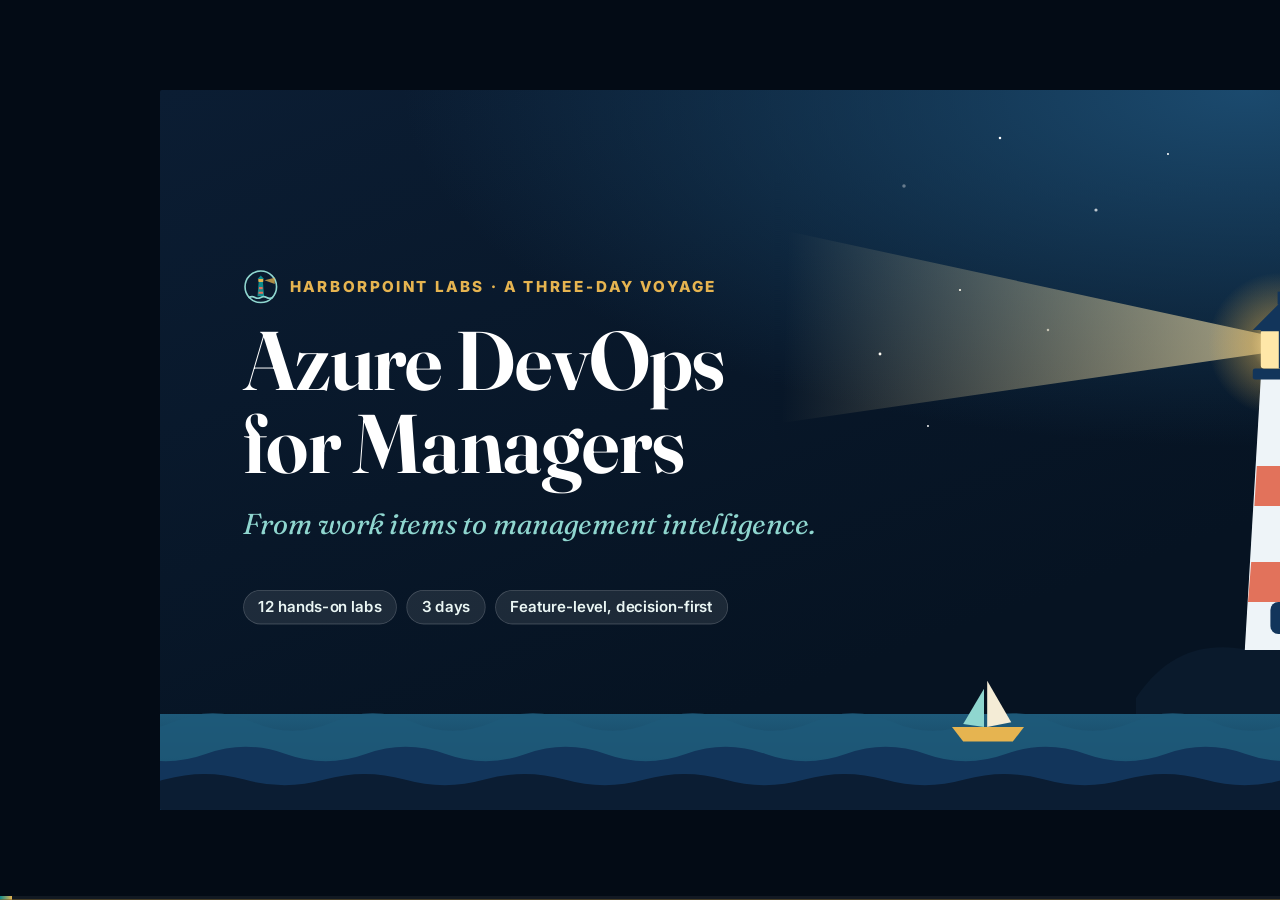
<file: docs/slides/index.html>
<!doctype html>
<!-- Generated by tools/build_slides.py from slides-src/ and the labs. Edit those, not this file. -->
<html lang="en">
<head>
<meta charset="utf-8">
<meta name="viewport" content="width=device-width, initial-scale=1">
<title>Azure DevOps for Managers · Slides</title>
<meta name="description" content="Slides for the three-day Azure DevOps for Managers course, set in HarborPoint Financial.">
<meta name="theme-color" content="#0b1d33">
<link rel="icon" href="../assets/brand/favicon.svg">
<link rel="preconnect" href="https://fonts.googleapis.com">
<link rel="preconnect" href="https://fonts.gstatic.com" crossorigin>
<link rel="stylesheet" href="https://fonts.googleapis.com/css2?family=Fraunces:ital,opsz,wght@0,9..144,400..800;1,9..144,400..700&family=Inter:wght@400;500;600;700;800&family=JetBrains+Mono:wght@500;700&display=swap">
<link rel="stylesheet" href="deck.css?v=8eb37b5ef1">
</head>
<body>

<!-- ======================= Sprite: icons and illustrated scenes ======================= -->
<svg width="0" height="0" style="position:absolute" aria-hidden="true" focusable="false">
<defs>
  <linearGradient id="g-sky" x1="0" y1="0" x2="0" y2="1"><stop offset="0" stop-color="#0b1d33" stop-opacity="0"/><stop offset="1" stop-color="#12355b" stop-opacity=".6"/></linearGradient>
  <linearGradient id="g-sea" x1="0" y1="0" x2="0" y2="1"><stop offset="0" stop-color="#1e5a7a"/><stop offset="1" stop-color="#061322"/></linearGradient>
  <linearGradient id="g-sea2" x1="0" y1="0" x2="0" y2="1"><stop offset="0" stop-color="#0f8b8d"/><stop offset="1" stop-color="#0b1d33"/></linearGradient>
  <linearGradient id="g-beam" x1="0" y1="0" x2="1" y2="0"><stop offset="0" stop-color="#ffe7a8" stop-opacity=".85"/><stop offset="1" stop-color="#ffe7a8" stop-opacity="0"/></linearGradient>
  <radialGradient id="g-glow"><stop offset="0" stop-color="#ffe7a8" stop-opacity=".95"/><stop offset=".4" stop-color="#e6b450" stop-opacity=".4"/><stop offset="1" stop-color="#e6b450" stop-opacity="0"/></radialGradient>
  <radialGradient id="g-sun"><stop offset="0" stop-color="#fff1c9"/><stop offset=".45" stop-color="#f5b75a"/><stop offset="1" stop-color="#e2725b" stop-opacity="0"/></radialGradient>
  <linearGradient id="g-dawn" x1="0" y1="0" x2="0" y2="1"><stop offset="0" stop-color="#12355b"/><stop offset=".55" stop-color="#7a4e9e"/><stop offset=".85" stop-color="#e2725b"/><stop offset="1" stop-color="#f5b75a"/></linearGradient>
  <linearGradient id="g-parch" x1="0" y1="0" x2="1" y2="1"><stop offset="0" stop-color="#fbf3df"/><stop offset="1" stop-color="#efdfbd"/></linearGradient>

  <!-- Brand mark -->
  <symbol id="i-mark" viewBox="0 0 48 48"><circle cx="24" cy="24" r="21.5" fill="none" stroke="#8fd6cf" stroke-width="2.2"/><path d="M29 15.2 43 11.5v8.6z" fill="#e6b450" opacity=".75"/><path d="M19.5 37h9l-1.6-19.5h-5.8z" fill="#0f8b8d"/><path d="M21.6 24.2h4.8l.25 3h-5.3zM21.05 30.6h5.9l.25 3h-6.4z" fill="#e2725b"/><rect x="20.6" y="13" width="6.8" height="4.6" rx="1" fill="#e6b450"/><path d="M19.6 13.2h8.8L24 8.6z" fill="#0f8b8d"/><path d="M8 38.5c2.7-1.6 5.3-1.6 8 0s5.3 1.6 8 0 5.3-1.6 8 0 5.3 1.6 8 0" fill="none" stroke="#8fd6cf" stroke-width="2.2" stroke-linecap="round"/></symbol>

  <!-- Line icons (24 grid, currentColor) -->
  <symbol id="i-anchor" viewBox="0 0 24 24" fill="none" stroke="currentColor" stroke-width="1.8" stroke-linecap="round" stroke-linejoin="round"><circle cx="12" cy="5" r="2.5"/><path d="M12 7.5V21M7 11h10M4 14c0 4 4 7 8 7s8-3 8-7"/><path d="M4 14l-1.5 2M20 14l1.5 2"/></symbol>
  <symbol id="i-lighthouse" viewBox="0 0 24 24" fill="none" stroke="currentColor" stroke-width="1.8" stroke-linecap="round" stroke-linejoin="round"><path d="M9 21l1.2-11h3.6L15 21M8 21h8M10 6h4v4h-4zM9.5 6 12 3.5 14.5 6M14 8l6-2.5M14 8l6 2.5"/></symbol>
  <symbol id="i-compass" viewBox="0 0 24 24" fill="none" stroke="currentColor" stroke-width="1.8" stroke-linecap="round" stroke-linejoin="round"><circle cx="12" cy="12" r="9"/><path d="m15.5 8.5-2 5-5 2 2-5z"/></symbol>
  <symbol id="i-key" viewBox="0 0 24 24" fill="none" stroke="currentColor" stroke-width="1.8" stroke-linecap="round" stroke-linejoin="round"><circle cx="7.5" cy="12" r="4"/><path d="M11.5 12H21M18 12v3M15 12v2"/></symbol>
  <symbol id="i-reef" viewBox="0 0 24 24" fill="none" stroke="currentColor" stroke-width="1.8" stroke-linecap="round" stroke-linejoin="round"><path d="M12 3 2.5 20h19z"/><path d="M12 10v4.5M12 17.5v.01"/></symbol>
  <symbol id="i-wheel" viewBox="0 0 24 24" fill="none" stroke="currentColor" stroke-width="1.8" stroke-linecap="round"><circle cx="12" cy="12" r="6.5"/><circle cx="12" cy="12" r="1.8"/><path d="M12 2v3.5M12 18.5V22M2 12h3.5M18.5 12H22M4.9 4.9l2.5 2.5M16.6 16.6l2.5 2.5M4.9 19.1l2.5-2.5M16.6 7.4l2.5-2.5"/></symbol>
  <symbol id="i-flag" viewBox="0 0 24 24" fill="none" stroke="currentColor" stroke-width="1.8" stroke-linecap="round" stroke-linejoin="round"><path d="M5 21V4M5 4h11l-2 4 2 4H5"/></symbol>
  <symbol id="i-bino" viewBox="0 0 24 24" fill="none" stroke="currentColor" stroke-width="1.8" stroke-linecap="round" stroke-linejoin="round"><circle cx="6.5" cy="15.5" r="3.5"/><circle cx="17.5" cy="15.5" r="3.5"/><path d="M10 15h4M4 13l2-8h3l1 8M20 13l-2-8h-3l-1 8"/></symbol>
  <symbol id="i-map" viewBox="0 0 24 24" fill="none" stroke="currentColor" stroke-width="1.8" stroke-linecap="round" stroke-linejoin="round"><path d="M3 6l6-2 6 2 6-2v14l-6 2-6-2-6 2zM9 4v14M15 6v14"/></symbol>
  <symbol id="i-chart" viewBox="0 0 24 24" fill="none" stroke="currentColor" stroke-width="1.8" stroke-linecap="round" stroke-linejoin="round"><path d="M3 3v18h18"/><path d="M7 15l4-4 3 3 5-6"/></symbol>
  <symbol id="i-bars" viewBox="0 0 24 24" fill="none" stroke="currentColor" stroke-width="1.8" stroke-linecap="round"><path d="M4 20V11M10 20V5M16 20v-7M22 20H2"/></symbol>
  <symbol id="i-clock" viewBox="0 0 24 24" fill="none" stroke="currentColor" stroke-width="1.8" stroke-linecap="round"><circle cx="12" cy="12" r="9"/><path d="M12 7v5l3 2"/></symbol>
  <symbol id="i-users" viewBox="0 0 24 24" fill="none" stroke="currentColor" stroke-width="1.8" stroke-linecap="round" stroke-linejoin="round"><circle cx="9" cy="8" r="3.5"/><path d="M2.5 20c.8-3.4 3.4-5.5 6.5-5.5s5.7 2.1 6.5 5.5"/><circle cx="17" cy="9" r="2.6"/><path d="M17 14c2.3 0 4 1.6 4.6 4.2"/></symbol>
  <symbol id="i-user" viewBox="0 0 24 24" fill="none" stroke="currentColor" stroke-width="1.8" stroke-linecap="round"><circle cx="12" cy="8" r="4"/><path d="M4 21c1-4 4.2-6.5 8-6.5s7 2.5 8 6.5"/></symbol>
  <symbol id="i-link" viewBox="0 0 24 24" fill="none" stroke="currentColor" stroke-width="1.8" stroke-linecap="round"><path d="M10 14a4.5 4.5 0 0 0 6.4 0l3-3a4.5 4.5 0 0 0-6.4-6.4l-1 1"/><path d="M14 10a4.5 4.5 0 0 0-6.4 0l-3 3a4.5 4.5 0 0 0 6.4 6.4l1-1"/></symbol>
  <symbol id="i-shield" viewBox="0 0 24 24" fill="none" stroke="currentColor" stroke-width="1.8" stroke-linejoin="round"><path d="M12 3 4 6v6c0 4.5 3.4 8 8 9 4.6-1 8-4.5 8-9V6z"/><path d="m8.5 12 2.5 2.5 4.5-5" stroke-linecap="round"/></symbol>
  <symbol id="i-bug" viewBox="0 0 24 24" fill="none" stroke="currentColor" stroke-width="1.8" stroke-linecap="round"><rect x="7" y="7" width="10" height="13" rx="5"/><path d="M9 7.5 7.5 4.5M15 7.5l1.5-3M7 12H3M21 12h-4M7 17l-3 2M17 17l3 2M12 10v9"/></symbol>
  <symbol id="i-layers" viewBox="0 0 24 24" fill="none" stroke="currentColor" stroke-width="1.8" stroke-linejoin="round"><path d="m12 3 9 5-9 5-9-5z"/><path d="m3 13 9 5 9-5" stroke-linecap="round"/></symbol>
  <symbol id="i-target" viewBox="0 0 24 24" fill="none" stroke="currentColor" stroke-width="1.8"><circle cx="12" cy="12" r="9"/><circle cx="12" cy="12" r="5"/><circle cx="12" cy="12" r="1.3" fill="currentColor"/></symbol>
  <symbol id="i-filter" viewBox="0 0 24 24" fill="none" stroke="currentColor" stroke-width="1.8" stroke-linejoin="round"><path d="M3 4h18l-7 8.5V19l-4 2v-8.5z"/></symbol>
  <symbol id="i-eye" viewBox="0 0 24 24" fill="none" stroke="currentColor" stroke-width="1.8"><path d="M2 12s3.6-7 10-7 10 7 10 7-3.6 7-10 7S2 12 2 12z"/><circle cx="12" cy="12" r="3"/></symbol>
  <symbol id="i-book" viewBox="0 0 24 24" fill="none" stroke="currentColor" stroke-width="1.8" stroke-linejoin="round"><path d="M4 4h6a3 3 0 0 1 3 3v13a2.5 2.5 0 0 0-2.5-2.5H4zM20 4h-4a3 3 0 0 0-3 3"/><path d="M20 4v13.5h-5" stroke-linecap="round"/></symbol>
  <symbol id="i-bolt" viewBox="0 0 24 24" fill="none" stroke="currentColor" stroke-width="1.8" stroke-linejoin="round"><path d="M13 2 4 14h7l-1 8 9-12h-7z"/></symbol>
  <symbol id="i-check" viewBox="0 0 24 24" fill="none" stroke="currentColor" stroke-width="2.2" stroke-linecap="round" stroke-linejoin="round"><path d="m4 12.5 5 5L20 6.5"/></symbol>
  <symbol id="i-x" viewBox="0 0 24 24" fill="none" stroke="currentColor" stroke-width="2.2" stroke-linecap="round"><path d="M6 6l12 12M18 6 6 18"/></symbol>
  <symbol id="i-arrow" viewBox="0 0 40 24" fill="none" stroke="currentColor" stroke-width="2.4" stroke-linecap="round" stroke-linejoin="round"><path d="M2 12h34M28 4l8 8-8 8"/></symbol>
  <symbol id="i-search" viewBox="0 0 24 24" fill="none" stroke="currentColor" stroke-width="1.8" stroke-linecap="round"><circle cx="10.5" cy="10.5" r="6.5"/><path d="m20 20-4.8-4.8"/></symbol>
  <symbol id="i-dash" viewBox="0 0 24 24" fill="none" stroke="currentColor" stroke-width="1.8" stroke-linejoin="round"><rect x="3" y="3" width="8" height="10" rx="1.5"/><rect x="13" y="3" width="8" height="6" rx="1.5"/><rect x="13" y="11" width="8" height="10" rx="1.5"/><rect x="3" y="15" width="8" height="6" rx="1.5"/></symbol>
  <symbol id="i-calendar" viewBox="0 0 24 24" fill="none" stroke="currentColor" stroke-width="1.8" stroke-linecap="round"><rect x="3" y="5" width="18" height="16" rx="2"/><path d="M3 10h18M8 3v4M16 3v4"/></symbol>
  <symbol id="i-msg" viewBox="0 0 24 24" fill="none" stroke="currentColor" stroke-width="1.8" stroke-linejoin="round"><path d="M4 5h16v11H9l-5 4z"/></symbol>
  <symbol id="i-scale" viewBox="0 0 24 24" fill="none" stroke="currentColor" stroke-width="1.8" stroke-linecap="round" stroke-linejoin="round"><path d="M12 3v18M7 21h10M5 7h14M5 7l-3 7a3 3 0 0 0 6 0zM19 7l-3 7a3 3 0 0 0 6 0z"/></symbol>
  <symbol id="i-wrench" viewBox="0 0 24 24" fill="none" stroke="currentColor" stroke-width="1.8" stroke-linecap="round" stroke-linejoin="round"><path d="M14.5 6.5a4 4 0 0 0 5 5L21 13l-8 8-3-3 8-8-1.5-1.5a4 4 0 0 0-5-5l2.5 2.5-2 2z" transform="scale(-1 1) translate(-24 0)"/></symbol>
  <symbol id="i-timer" viewBox="0 0 24 24" fill="none" stroke="currentColor" stroke-width="1.8" stroke-linecap="round"><circle cx="12" cy="13.5" r="7.5"/><path d="M12 9.5v4l2.5 2M9.5 2.5h5M19 6l1.5-1.5"/></symbol>
  <symbol id="i-life" viewBox="0 0 24 24" fill="none" stroke="currentColor" stroke-width="1.8"><circle cx="12" cy="12" r="9"/><circle cx="12" cy="12" r="4"/><path d="M5.6 5.6l3.6 3.6M14.8 14.8l3.6 3.6M18.4 5.6l-3.6 3.6M9.2 14.8l-3.6 3.6"/></symbol>

  <!-- ===== Scene: lighthouse at night (viewBox 0 0 800 900) ===== -->
  <symbol id="scene-lighthouse" viewBox="0 0 800 900" style="overflow:visible">
    <g fill="#fff">
      <circle cx="90" cy="120" r="2.2"><animate attributeName="opacity" values="1;.2;1" dur="3s" repeatCount="indefinite"/></circle>
      <circle cx="210" cy="60" r="1.6"/><circle cx="330" cy="150" r="2"><animate attributeName="opacity" values=".3;1;.3" dur="4s" repeatCount="indefinite"/></circle>
      <circle cx="160" cy="250" r="1.4"/><circle cx="60" cy="330" r="1.8"/><circle cx="420" cy="80" r="1.3"/>
      <circle cx="270" cy="300" r="1.6"><animate attributeName="opacity" values="1;.25;1" dur="5s" repeatCount="indefinite"/></circle>
      <circle cx="740" cy="90" r="1.8"/><circle cx="640" cy="40" r="1.4"/><circle cx="120" cy="420" r="1.2"/>
    </g>
    <circle cx="660" cy="150" r="46" fill="#f4ecd6" opacity=".92"/><circle cx="642" cy="140" r="46" fill="#0d2440" opacity=".55"/>
    <!-- beam -->
    <g transform="translate(560 318)">
      <g><animateTransform attributeName="transform" type="rotate" values="190;160;190" dur="9s" repeatCount="indefinite"/>
        <path d="M0 -8 L620 -120 L620 120 L0 8 Z" fill="url(#g-beam)" opacity=".75"/></g>
    </g>
    <circle cx="560" cy="318" r="90" fill="url(#g-glow)"/>
    <!-- rocks -->
    <path d="M380 760 C420 700 470 690 520 700 C560 660 640 650 690 690 C740 700 780 720 800 760 L800 900 L380 900Z" fill="#0a1a2c"/>
    <!-- tower -->
    <path d="M516 700 L536 360 L584 360 L604 700 Z" fill="#eef4f8"/>
    <path d="M524 590 L596 590 L600 640 L520 640 Z M531 470 L589 470 L592 520 L528 520 Z" fill="#e2725b"/>
    <path d="M560 360 L584 360 L604 700 L560 700 Z" fill="#0b1d33" opacity=".18"/>
    <rect x="526" y="348" width="68" height="14" rx="3" fill="#12355b"/>
    <rect x="536" y="300" width="48" height="48" rx="4" fill="#ffe7a8"/>
    <path d="M536 300 h48 M560 300 v48" stroke="#12355b" stroke-width="3"/>
    <path d="M526 300 L560 266 L594 300 Z" fill="#12355b"/>
    <rect x="557" y="252" width="6" height="16" fill="#12355b"/>
    <rect x="548" y="640" width="24" height="40" rx="10" fill="#12355b"/>
    <!-- sea -->
    <rect x="-1600" y="780" width="2600" height="200" fill="url(#g-sea)"/>
    <g><animateTransform attributeName="transform" type="translate" values="0 0;-200 0" dur="10s" repeatCount="indefinite"/>
      <path d="M-1600 790 q50 -22 100 0 t100 0 t100 0 t100 0 t100 0 t100 0 t100 0 t100 0 t100 0 t100 0 t100 0 t100 0 t100 0 t100 0 t100 0 t100 0 t100 0 t100 0 t100 0 t100 0 t100 0 t100 0 t100 0 t100 0 t100 0 t100 0 t100 0 t100 0 V980 H-1600Z" fill="#1e5a7a" opacity=".85"/></g>
    <g><animateTransform attributeName="transform" type="translate" values="-200 0;0 0" dur="14s" repeatCount="indefinite"/>
      <path d="M-1600 830 q50 -18 100 0 t100 0 t100 0 t100 0 t100 0 t100 0 t100 0 t100 0 t100 0 t100 0 t100 0 t100 0 t100 0 t100 0 t100 0 t100 0 t100 0 t100 0 t100 0 t100 0 t100 0 t100 0 t100 0 t100 0 t100 0 t100 0 t100 0 t100 0 V980 H-1600Z" fill="#12355b"/></g>
    <g><animateTransform attributeName="transform" type="translate" values="0 0;-200 0" dur="7s" repeatCount="indefinite"/>
      <path d="M-1600 862 q50 -14 100 0 t100 0 t100 0 t100 0 t100 0 t100 0 t100 0 t100 0 t100 0 t100 0 t100 0 t100 0 t100 0 t100 0 t100 0 t100 0 t100 0 t100 0 t100 0 t100 0 t100 0 t100 0 t100 0 t100 0 t100 0 t100 0 t100 0 t100 0 V980 H-1600Z" fill="#0b1d33"/></g>
    <!-- small boat -->
    <g><animateTransform attributeName="transform" type="translate" values="0 0;0 -6;0 0" dur="4s" repeatCount="indefinite"/>
      <path d="M150 800 h90 l-14 18 h-62 z" fill="#e6b450"/><path d="M194 800 V742 l30 52 z" fill="#f4ecd6"/><path d="M190 800 V752 l-26 44 z" fill="#8fd6cf"/></g>
  </symbol>

  <!-- ===== Scene: nautical chart with compass rose (viewBox 0 0 800 800) ===== -->
  <symbol id="scene-chart" viewBox="0 0 800 800">
    <circle cx="400" cy="400" r="380" fill="url(#g-parch)"/>
    <circle cx="400" cy="400" r="380" fill="none" stroke="#c8962e" stroke-width="6"/>
    <circle cx="400" cy="400" r="356" fill="none" stroke="#c8962e" stroke-width="1.5" stroke-dasharray="4 8"/>
    <g fill="none" stroke="#1e5a7a" stroke-opacity=".22" stroke-width="2">
      <path d="M90 300 C200 260 260 330 380 300 S600 240 720 290"/><path d="M80 360 C200 320 270 390 390 360 S610 300 730 350"/>
      <path d="M90 480 C210 450 280 520 400 490 S620 430 720 470"/><path d="M110 560 C230 530 300 600 420 570 S620 520 700 550"/>
    </g>
    <!-- islands -->
    <path d="M150 230 c30 -40 90 -30 110 0 c20 30 -10 60 -50 60 c-40 0 -80 -20 -60 -60z" fill="#8fd6cf" stroke="#0f766e" stroke-width="3"/>
    <path d="M520 170 c40 -30 110 -10 120 30 c8 40 -40 60 -80 50 c-40 -10 -70 -50 -40 -80z" fill="#8fd6cf" stroke="#0f766e" stroke-width="3"/>
    <path d="M560 560 c40 -30 120 -10 120 40 c0 40 -60 60 -100 40 c-30 -15 -50 -60 -20 -80z" fill="#8fd6cf" stroke="#0f766e" stroke-width="3"/>
    <path d="M150 560 c30 -30 90 -20 100 20 c10 40 -40 60 -70 50 c-30 -10 -50 -50 -30 -70z" fill="#8fd6cf" stroke="#0f766e" stroke-width="3"/>
    <!-- route -->
    <path d="M205 260 C320 330 420 160 575 205 C700 250 560 420 615 590 C560 680 330 640 200 600" fill="none" stroke="#e2725b" stroke-width="5" stroke-dasharray="14 12" stroke-linecap="round">
      <animate attributeName="stroke-dashoffset" values="0;-52" dur="1.6s" repeatCount="indefinite"/></path>
    <g font-family="Fraunces, Georgia, serif" font-weight="700" font-size="34" text-anchor="middle" fill="#fff">
      <circle cx="205" cy="260" r="26" fill="#12355b"/><text x="205" y="272">1</text>
      <circle cx="575" cy="205" r="26" fill="#12355b"/><text x="575" y="217">2</text>
      <circle cx="615" cy="590" r="26" fill="#12355b"/><text x="615" y="602">3</text>
      <circle cx="200" cy="600" r="26" fill="#12355b"/><text x="200" y="612">4</text>
    </g>
    <!-- rose -->
    <g transform="translate(400 410)">
      <g><animateTransform attributeName="transform" type="rotate" values="0;360" dur="120s" repeatCount="indefinite"/>
        <circle r="96" fill="none" stroke="#12355b" stroke-opacity=".35" stroke-width="2"/>
        <path d="M0 -120 L16 -16 L0 0 Z" fill="#12355b"/><path d="M0 -120 L-16 -16 L0 0 Z" fill="#1e5a7a"/>
        <path d="M0 120 L16 16 L0 0 Z" fill="#1e5a7a"/><path d="M0 120 L-16 16 L0 0 Z" fill="#12355b"/>
        <path d="M120 0 L16 16 L0 0 Z" fill="#12355b"/><path d="M120 0 L16 -16 L0 0 Z" fill="#1e5a7a"/>
        <path d="M-120 0 L-16 16 L0 0 Z" fill="#1e5a7a"/><path d="M-120 0 L-16 -16 L0 0 Z" fill="#12355b"/>
        <path d="M60 -60 L10 -4 L0 0Z M-60 60 L-10 4 L0 0Z M60 60 L4 10 L0 0Z M-60 -60 L-4 -10 L0 0Z" fill="#c8962e"/>
        <circle r="10" fill="#e6b450"/>
        <text y="-132" text-anchor="middle" font-family="Fraunces, Georgia, serif" font-weight="700" font-size="30" fill="#12355b">N</text>
      </g>
    </g>
  </symbol>

  <!-- ===== Scene: ship at dawn (viewBox 0 0 800 900) ===== -->
  <symbol id="scene-dawn" viewBox="0 0 800 900" style="overflow:visible">
    <circle cx="420" cy="640" r="300" fill="url(#g-sun)"/>
    <g fill="none" stroke="#f5d9a6" stroke-opacity=".35" stroke-width="3" stroke-linecap="round">
      <path d="M60 230 q40 -14 80 0"/><path d="M640 170 q30 -10 60 0"/><path d="M560 260 q30 -10 60 0"/>
    </g>
    <path d="M100 160 q16 -10 32 0 q16 -10 32 0" fill="none" stroke="#0b1d33" stroke-width="4" stroke-linecap="round"/>
    <path d="M600 110 q12 -8 24 0 q12 -8 24 0" fill="none" stroke="#0b1d33" stroke-width="4" stroke-linecap="round"/>
    <rect x="-1600" y="660" width="2600" height="320" fill="url(#g-sea2)"/>
    <g opacity=".5" stroke="#ffe0a6" stroke-width="4" stroke-linecap="round"><path d="M340 690 h160M370 712 h100M390 734 h60"/></g>
    <!-- ship -->
    <g><animateTransform attributeName="transform" type="rotate" values="-2 430 640;2 430 640;-2 430 640" dur="6s" repeatCount="indefinite"/>
      <path d="M300 640 h270 l-40 50 h-196 z" fill="#0b1d33"/>
      <rect x="430" y="330" width="7" height="312" fill="#0b1d33"/>
      <path d="M437 350 C520 420 540 520 520 610 L437 610 Z" fill="#fbf3df"/>
      <path d="M430 380 C370 440 350 530 360 610 L430 610 Z" fill="#f2e3c2"/>
      <path d="M437 330 l40 12 l-40 12 z" fill="#e2725b"/>
      <path d="M318 652 h236" stroke="#c8962e" stroke-width="4"/>
    </g>
    <g><animateTransform attributeName="transform" type="translate" values="0 0;-200 0" dur="9s" repeatCount="indefinite"/>
      <path d="M-1600 690 q50 -16 100 0 t100 0 t100 0 t100 0 t100 0 t100 0 t100 0 t100 0 t100 0 t100 0 t100 0 t100 0 t100 0 t100 0 t100 0 t100 0 t100 0 t100 0 t100 0 t100 0 t100 0 t100 0 t100 0 t100 0 t100 0 t100 0 t100 0 t100 0 V980 H-1600Z" fill="#0f766e" opacity=".75"/></g>
    <g><animateTransform attributeName="transform" type="translate" values="-200 0;0 0" dur="13s" repeatCount="indefinite"/>
      <path d="M-1600 760 q50 -18 100 0 t100 0 t100 0 t100 0 t100 0 t100 0 t100 0 t100 0 t100 0 t100 0 t100 0 t100 0 t100 0 t100 0 t100 0 t100 0 t100 0 t100 0 t100 0 t100 0 t100 0 t100 0 t100 0 t100 0 t100 0 t100 0 t100 0 t100 0 V980 H-1600Z" fill="#12355b"/></g>
    <g><animateTransform attributeName="transform" type="translate" values="0 0;-200 0" dur="6s" repeatCount="indefinite"/>
      <path d="M-1600 830 q50 -14 100 0 t100 0 t100 0 t100 0 t100 0 t100 0 t100 0 t100 0 t100 0 t100 0 t100 0 t100 0 t100 0 t100 0 t100 0 t100 0 t100 0 t100 0 t100 0 t100 0 t100 0 t100 0 t100 0 t100 0 t100 0 t100 0 t100 0 t100 0 V980 H-1600Z" fill="#0b1d33"/></g>
  </symbol>

  <!-- ===== Scene: Port Haven skyline (viewBox 0 0 1600 360) ===== -->
  <symbol id="scene-harbor" viewBox="0 0 1600 360">
    <g fill="#12355b" opacity=".9">
      <rect x="40" y="170" width="90" height="140"/><rect x="140" y="120" width="70" height="190"/><rect x="220" y="190" width="110" height="120"/>
      <path d="M340 310 V150 l55 -40 l55 40 V310z"/><rect x="470" y="90" width="80" height="220"/><rect x="560" y="160" width="120" height="150"/>
      <rect x="1080" y="140" width="80" height="170"/><rect x="1170" y="180" width="130" height="130"/><rect x="1310" y="110" width="70" height="200"/><rect x="1390" y="170" width="100" height="140"/>
    </g>
    <g fill="#e6b450" opacity=".85">
      <rect x="160" y="140" width="10" height="12"/><rect x="180" y="170" width="10" height="12"/><rect x="490" y="110" width="10" height="12"/><rect x="520" y="150" width="10" height="12"/><rect x="490" y="200" width="10" height="12"/>
      <rect x="590" y="190" width="10" height="12"/><rect x="1100" y="170" width="10" height="12"/><rect x="1330" y="140" width="10" height="12"/><rect x="1350" y="200" width="10" height="12"/><rect x="1200" y="210" width="10" height="12"/>
    </g>
    <!-- cranes -->
    <g stroke="#1e5a7a" stroke-width="8" fill="none" stroke-linecap="round"><path d="M760 310 V80 M760 90 H930 M760 90 L700 130 M900 90 V170"/><path d="M960 310 V110 M960 120 H1060 M960 120 L920 150"/></g>
    <rect x="880" y="170" width="40" height="30" fill="#e2725b"/>
    <!-- ship at quay -->
    <path d="M640 300 h360 l-30 40 h-310z" fill="#0b1d33"/><rect x="700" y="262" width="60" height="38" fill="#0f8b8d"/><rect x="770" y="262" width="60" height="38" fill="#e2725b"/><rect x="840" y="262" width="60" height="38" fill="#e6b450"/><rect x="910" y="270" width="50" height="30" fill="#8fd6cf"/>
    <rect x="0" y="310" width="1600" height="50" fill="#0b1d33"/>
    <path d="M0 330 q40 -10 80 0 t80 0 t80 0 t80 0 t80 0 t80 0 t80 0 t80 0 t80 0 t80 0 t80 0 t80 0 t80 0 t80 0 t80 0 t80 0 t80 0 t80 0 t80 0 t80 0 V360 H0z" fill="#1e5a7a" opacity=".7"/>
  </symbol>

  <!-- ===== Persona portraits (viewBox 0 0 200 200) ===== -->
  <symbol id="p-dee" viewBox="0 0 200 200">
    <circle cx="100" cy="100" r="100" fill="#f3e7d3"/>
    <path d="M30 200 c6 -46 36 -66 70 -66 s64 20 70 66z" fill="#12355b"/>
    <path d="M86 130 h28 v18 l-14 10 l-14 -10z" fill="#e9c4a4"/>
    <ellipse cx="100" cy="92" rx="38" ry="44" fill="#f0cfb2"/>
    <path d="M58 92 c-6 -44 24 -62 46 -60 c30 2 48 22 42 62 c-6 -22 -18 -34 -44 -34 c-24 0 -38 12 -44 32z" fill="#d9dde3"/>
    <path d="M58 92 c-4 16 0 34 6 40 c-6 -22 -2 -32 -6 -40z M146 94 c2 16 -2 32 -8 38 c4 -20 2 -30 8 -38z" fill="#d9dde3"/>
    <g fill="none" stroke="#5a4636" stroke-width="3"><circle cx="85" cy="96" r="11"/><circle cx="115" cy="96" r="11"/><path d="M96 96 h8"/></g>
    <circle cx="85" cy="96" r="2.6" fill="#2b2420"/><circle cx="115" cy="96" r="2.6" fill="#2b2420"/>
    <path d="M90 116 q10 7 20 0" fill="none" stroke="#a5634d" stroke-width="3" stroke-linecap="round"/>
    <circle cx="100" cy="166" r="6" fill="#e6b450"/>
  </symbol>
  <symbol id="p-jordan" viewBox="0 0 200 200">
    <circle cx="100" cy="100" r="100" fill="#d5efec"/>
    <path d="M26 200 c6 -50 38 -70 74 -70 s68 20 74 70z" fill="#0f8b8d"/>
    <path d="M70 140 c10 14 50 14 60 0" fill="none" stroke="#0b5f60" stroke-width="5"/>
    <path d="M88 126 h24 v18 h-24z" fill="#a46b47"/>
    <ellipse cx="100" cy="92" rx="36" ry="42" fill="#b97a52"/>
    <path d="M62 84 c-2 -36 22 -52 42 -50 c26 2 40 18 36 48 c-10 -14 -20 -20 -40 -20 c-16 0 -30 8 -38 22z" fill="#2b1d16"/>
    <circle cx="86" cy="96" r="3" fill="#2b1d16"/><circle cx="114" cy="96" r="3" fill="#2b1d16"/>
    <path d="M90 114 q10 8 20 0" fill="none" stroke="#6b3a24" stroke-width="3" stroke-linecap="round"/>
    <rect x="128" y="146" width="26" height="44" rx="5" fill="#0b1d33"/><rect x="132" y="152" width="18" height="30" rx="2" fill="#8fd6cf"/>
  </symbol>
  <symbol id="p-amara" viewBox="0 0 200 200">
    <circle cx="100" cy="100" r="100" fill="#f7dcd4"/>
    <path d="M28 200 c6 -48 38 -68 72 -68 s66 20 72 68z" fill="#7a4e9e"/>
    <path d="M86 128 h28 v18 l-14 8 l-14 -8z" fill="#6e4430"/>
    <ellipse cx="100" cy="94" rx="35" ry="41" fill="#7d4e36"/>
    <path d="M60 86 c-8 -44 26 -64 52 -58 c30 6 40 30 32 58 c-6 -16 -22 -26 -42 -26 c-20 0 -36 10 -42 26z" fill="#e2725b"/>
    <path d="M62 60 c10 -26 70 -34 82 4 c-20 -12 -60 -14 -82 -4z" fill="#c8962e"/>
    <circle cx="87" cy="98" r="3" fill="#1e120c"/><circle cx="113" cy="98" r="3" fill="#1e120c"/>
    <path d="M90 116 q10 8 20 0" fill="none" stroke="#3f2015" stroke-width="3" stroke-linecap="round"/>
    <circle cx="66" cy="104" r="5" fill="#e6b450"/><circle cx="134" cy="104" r="5" fill="#e6b450"/>
    <rect x="40" y="160" width="56" height="34" rx="4" fill="#0b1d33"/><rect x="44" y="164" width="48" height="24" rx="2" fill="#f3e7d3"/>
  </symbol>
</defs>
</svg>

<div class="viewport">
<main class="deck" aria-live="polite">

<!-- =============================== WELCOME ABOARD =============================== -->

<section class="slide night" data-title="Azure DevOps for Managers" data-part="Welcome aboard" data-nofoot>
  <div class="art" style="right:-40px; bottom:0; width:800px; height:900px"><svg><use href="#scene-lighthouse"/></svg></div>
  <div class="content" style="max-width:900px; justify-content:center">
    <div class="eyebrow"><svg class="icon sm" style="width:44px;height:44px"><use href="#i-mark"/></svg>HarborPoint Labs · a three-day voyage</div>
    <h1>Azure DevOps<br>for Managers</h1>
    <p class="lede" style="font-family:var(--display); font-style:italic; font-size:36px; color:var(--glass)">From work items to management intelligence.</p>
    <div class="chips mt-l">
      <span class="chip">12 hands-on labs</span><span class="chip">3 days</span><span class="chip">Feature-level, decision-first</span>
    </div>
  </div>
  <aside class="notes"><p>Welcome everyone. Set the frame: this is not a click-training course. Everyone here already uses Azure DevOps. For three days we use it the way a manager should: to answer the questions leadership actually asks, and to make decisions with evidence.</p></aside>
</section>

<section class="slide chart-paper" data-title="The question you actually get asked" data-part="Welcome aboard" data-section="Welcome aboard">
  <div class="content center" style="text-align:center">
    <div class="eyebrow" style="justify-content:center"><span class="pip"></span>Every manager's Monday<span class="pip"></span></div>
    <p class="quote" style="font-size:78px; max-width:1250px">Are we going to make it? What do you need from me?</p>
    <p class="attrib" style="color:var(--teal-deep)">Dana Whitfield · EVP, Member Experience</p>
    <p class="lede" style="margin:40px auto 0; text-align:center; color:var(--ink); font-weight:600">Who's been asked this in the last month? How long did your answer take?</p>
    <p class="lede" style="margin:18px auto 0; text-align:center">Azure DevOps holds the answer. This course is about getting it out <span class="hl">fast, honestly, and at the right altitude</span>.</p>
  </div>
  <aside class="notes"><p>Ask the room: how many of you got a version of this question last week? How long did it take to answer? Where did the numbers come from? That gap between the question and a trustworthy answer is what we close.</p></aside>
</section>

<section class="slide chart-paper" data-title="What this course is, and isn't" data-part="Welcome aboard" data-section="Welcome aboard">
  <div class="content">
    <div class="eyebrow"><span class="pip"></span>Our altitude</div>
    <h2>Decisions, not clicks.</h2>
    <p class="lede" style="margin-top:12px">By Day 2 you'll answer Dana on one page. By Day 3 you'll brief her Executive Committee on the next PI.</p>
    <div class="grid2 mt compactticks">
      <div class="card accent" style="--c:var(--kelp)">
        <svg class="icon"><use href="#i-check"/></svg>
        <h3>This course is</h3>
        <ul class="ticks" style="margin-top:12px"><li>Working at <b>Feature</b> and <b>Epic</b> level</li><li>Queries, dashboards and metrics that answer real questions</li><li>Reading numbers <em class="hl">without being fooled</em> by them</li><li>Every exercise ends in a judgment: <i>so what?</i></li></ul>
      </div>
      <div class="card accent" style="--c:var(--coral)">
        <svg class="icon" style="--c:var(--coral)"><use href="#i-x"/></svg>
        <h3>This course isn't</h3>
        <ul class="ticks" style="margin-top:12px"><li>How to click <b>New</b></li><li>Pipelines, code or Azure administration</li><li>Tasks and burndown by hours</li><li>Changing the real teams' boards (you read; you never drag)</li></ul>
      </div>
    </div>
  </div>
  <aside class="notes"><p>Altitude rule: stay at Feature level, drop to stories only to prove a Feature-level point, then climb back up. No Tasks, ever.</p></aside>
</section>

<section class="slide night" data-title="Meet HarborPoint Financial" data-part="Welcome aboard" data-section="Welcome aboard · Meet HarborPoint">
  <div class="art" style="left:0; right:0; bottom:0; height:360px; opacity:.95"><svg viewBox="0 0 1600 360" preserveAspectRatio="xMidYMax slice"><use href="#scene-harbor"/></svg></div>
  <div class="content">
    <div class="eyebrow"><span class="pip"></span>Port Haven · founded 1952 by dockworkers and harbor pilots</div>
    <h2>Meet HarborPoint Financial</h2>
    <p class="lede" style="font-family:var(--display); font-style:italic; color:var(--glass)">"Steady hands. Safe harbor." A member-owned financial cooperative.</p>
    <div class="grid4 mt-l">
      <div class="stat"><b style="--c:#8fd6cf">1.9M</b><span>members, not customers</span></div>
      <div class="stat"><b style="--c:#e6b450">74</b><span>branches, still central to long-standing members</span></div>
      <div class="stat"><b>~3,100</b><span>employees</span></div>
      <div class="stat"><b style="--c:#ff9c86">$38B</b><span>in assets</span></div>
    </div>
  </div>
  <aside class="notes"><p>HarborPoint and everyone in it are fictional. Members, not customers: HarborPoint people say "members" and so do the labs.</p></aside>
</section>

<section class="slide chart-paper" data-title="Project Lighthouse: six Epics" data-part="Welcome aboard" data-section="Welcome aboard · Meet HarborPoint">
  <div class="content">
    <div class="eyebrow"><span class="pip"></span>Member Experience Transformation Program · "Project Lighthouse"</div>
    <h2>The FY2027 portfolio, ranked</h2>
    <div class="grid3 mt">
      <div class="card left" style="--c:var(--navy)"><div class="row" style="gap:18px; align-items:center"><span class="num" style="--c:var(--navy)">1</span><div><h3 style="margin:0">Protect every member</h3><p>Fraud Detection &amp; Security · <b>Simone Laurent</b>, CRO</p></div></div></div>
      <div class="card left" style="--c:var(--teal)"><div class="row" style="gap:18px; align-items:center"><span class="num" style="--c:var(--teal)">2</span><div><h3 style="margin:0">Digital that feels human</h3><p>Digital Banking Modernization · <b>Priya Raman</b></p></div></div></div>
      <div class="card left" style="--c:var(--plum)"><div class="row" style="gap:18px; align-items:center"><span class="num" style="--c:var(--plum)">3</span><div><h3 style="margin:0">Effortless support</h3><p>Customer Support Modernization · <b>Carmen Diaz</b></p></div></div></div>
      <div class="card left" style="--c:var(--kelp)"><div class="row" style="gap:18px; align-items:center"><span class="num" style="--c:var(--kelp)">4</span><div><h3 style="margin:0">Branches as hubs</h3><p>Branch Experience Transformation · <b>Hector Alvarez</b></p></div></div></div>
      <div class="card left" style="--c:var(--ocean)"><div class="row" style="gap:18px; align-items:center"><span class="num" style="--c:var(--ocean)">E</span><div><h3 style="margin:0">A platform that scales</h3><p>Platform Foundations · <b>Nadia Petrova</b> · enabler</p></div></div></div>
      <div class="card left" style="--c:var(--red); background:#fff5f3"><div class="row" style="gap:18px; align-items:center"><span class="num" style="--c:var(--red)">!</span><div><h3 style="margin:0">Regulatory exam</h3><p>Compliance: Examination Readiness · <b>mandatory</b>. Fieldwork starts <b>Sprint 18</b>.</p></div></div></div>
    </div>
    <div class="callout key mt"><b class="t">Keep an eye on the red one</b>A date nobody at HarborPoint chose. It will matter on every day of this course.</div>
  </div>
  <aside class="notes"><p>Six Epics, twenty-four Features. The mandatory compliance Epic was added in Sprint 12 and, as participants discover in Lab 1, nobody re-ranked the portfolio. Plant that seed now without giving it away.</p></aside>
</section>

<section class="slide chart-paper" data-title="How strategy reaches the teams" data-part="Welcome aboard" data-section="Welcome aboard · Meet HarborPoint">
  <div class="content">
    <div class="eyebrow"><span class="pip"></span>Altitude</div>
    <h2>You live at the Feature level</h2>
    <div class="flow mt-l">
      <div class="node" style="--c:#061322"><b>Priority</b>Protect every member</div>
      <svg class="arr" viewBox="0 0 40 24"><use href="#i-arrow"/></svg>
      <div class="node" style="--c:#12355b"><b>Epic</b>Fraud Detection &amp; Security</div>
      <svg class="arr" viewBox="0 0 40 24"><use href="#i-arrow"/></svg>
      <div class="node" style="--c:#0f8b8d; transform:scale(1.08); box-shadow:0 0 0 6px rgba(230,180,80,.6), 0 24px 50px -20px rgba(6,19,34,.8)"><b>Feature ★</b>Real-Time Fraud Alerts</div>
      <svg class="arr" viewBox="0 0 40 24"><use href="#i-arrow"/></svg>
      <div class="node" style="--c:#eef4f7; color:var(--ink)"><b>Story / Bug</b>Fraud alert preferences in app settings</div>
    </div>
    <div class="split mt-l" style="grid-template-columns:1fr 1fr; gap:40px">
      <div class="callout insight"><b class="t">Why Features</b>Big enough to matter to an executive. Small enough for one team to own and deliver inside a PI.</div>
      <div class="callout key"><b class="t">The rule</b>Drop one level down to <i>prove</i> a Feature-level point. Then climb back up. If you're reading status story by story to a director, you've descended too far.</div>
    </div>
  </div>
  <aside class="notes"><p>Stories and bugs are evidence. The Feature is the unit of conversation between leadership and teams.</p></aside>
</section>

<section class="slide chart-paper" data-title="The cast" data-part="Welcome aboard" data-section="Welcome aboard · Meet HarborPoint">
  <div class="content">
    <div class="eyebrow"><span class="pip"></span>Who you'll hear from</div>
    <h2>The people in your inbox</h2>
    <div class="cast mt">
      <div class="person"><div class="av" style="--tone:#12355b">DW</div><div><b>Dana Whitfield</b><span>EVP, Member Experience · sponsor</span><i>"What do you need from me?"</i></div></div>
      <div class="person"><div class="av" style="--tone:#12355b">MR</div><div><b>Marcus Reed</b><span>Chief Information Officer</span><i>"How do you know?"</i></div></div>
      <div class="person"><div class="av" style="--tone:#d9604a">SL</div><div><b>Simone Laurent</b><span>Chief Risk Officer</span><i>Zero tolerance for surprises</i></div></div>
      <div class="person"><div class="av" style="--tone:#0f8b8d">PR</div><div><b>Priya Raman</b><span>Director, Digital Banking</span><i>Your manager, Days 1–2</i></div></div>
      <div class="person"><div class="av" style="--tone:#b8862a">HA</div><div><b>Hector Alvarez</b><span>VP, Branch Network</span><i>Champion for in-branch members</i></div></div>
      <div class="person"><div class="av" style="--tone:#d9604a">CD</div><div><b>Carmen Diaz</b><span>Director, Member Support</span><i>"The dashboard says we're failing"</i></div></div>
      <div class="person"><div class="av" style="--tone:#0f8b8d">RE</div><div><b>Ruth Ellison</b><span>Program Manager, METP</span><i>Retiring. Day 3, you take her chair</i></div></div>
      <div class="person"><div class="av" style="--tone:#b8862a">LF</div><div><b>Leo Fischer</b><span>PMO Reporting Analyst</span><i>Built the dashboard. Overloaded.</i></div></div>
    </div>
    <div class="callout key mt"><b class="t">Your role</b>Days 1–2: newly appointed <b>Delivery Manager, Digital Banking</b>, reporting to Priya. Day 3: <b>Acting Program Manager</b> while Ruth hands over.</div>
  </div>
  <aside class="notes"><p>You are never a member of the six delivery teams. You observe their work read-only and do everything hands-on in your own sandbox.</p></aside>
</section>

<section class="slide night" data-title="Six teams, six personalities" data-part="Welcome aboard" data-section="Welcome aboard · Meet HarborPoint">
  <div class="content">
    <div class="eyebrow"><span class="pip"></span>The delivery teams</div>
    <h2>Six teams. Six very different stories.</h2>
    <div class="grid3 mt">
      <div class="card"><span class="tag">Digital</span><h3>Mobile Banking</h3><p>"Busy but behind." Highest velocity in the program, one tester, and a growing bug pile.</p></div>
      <div class="card"><span class="tag">Digital</span><h3>Digital Accounts</h3><p>"Steady and predictable." Lower numbers, delivers what it plans, sprint after sprint.</p></div>
      <div class="card"><span class="tag">Security</span><h3>Security</h3><p>"Spread too thin." Priority number one <i>and</i> the mandatory exam work.</p></div>
      <div class="card"><span class="tag">Platform</span><h3>Core Platform</h3><p>"The quiet enabler." Everyone depends on it; few people notice it.</p></div>
      <div class="card"><span class="tag">Branch</span><h3>Branch Experience</h3><p>"Small and steady." Serves the members who still walk in.</p></div>
      <div class="card"><span class="tag">Support</span><h3>Member Support</h3><p>"The dashboard says we're failing." Is it the team, or the record?</p></div>
    </div>
  </div>
  <aside class="notes"><p>Don't give away the plot lines. Each personality is a hypothesis participants will test with data.</p></aside>
</section>

<section class="slide night" data-title="Three days, one voyage" data-part="Welcome aboard" data-section="Welcome aboard">
  <div class="content">
    <div class="eyebrow"><span class="pip"></span>The voyage map</div>
    <h2>Three days. Twelve labs. One program.</h2>
    <div class="grid3 mt-l fill" style="align-items:stretch">
      <div class="card" style="border-top:6px solid #0f8b8d; display:flex; flex-direction:column; overflow:hidden">
        <svg class="icon" style="--c:#8fd6cf"><use href="#i-map"/></svg>
        <span class="tag">Day 1 · Navigator</span>
        <h3>Charting the Waters</h3>
        <p>Find, organize and interpret what's in Azure DevOps. Portfolio, sprint, queries, status report.</p>
        <p class="small mt-s">Labs 1–4</p>
        <svg class="cardart" viewBox="0 190 800 440" preserveAspectRatio="xMidYMid slice"><use href="#scene-chart" width="800" height="800"/></svg>
      </div>
      <div class="card" style="border-top:6px solid #e6b450; display:flex; flex-direction:column; overflow:hidden">
        <svg class="icon" style="--c:#e6b450"><use href="#i-lighthouse"/></svg>
        <span class="tag" style="color:#e6b450">Day 2 · Lighthouse Keeper</span>
        <h3>The Lighthouse</h3>
        <p>Dashboards that answer questions, metrics read honestly, dependencies across teams, an executive briefing.</p>
        <p class="small mt-s">Labs 5–8</p>
        <svg class="cardart" viewBox="0 240 800 440" preserveAspectRatio="xMidYMid slice"><use href="#scene-lighthouse" width="800" height="900"/></svg>
      </div>
      <div class="card" style="border-top:6px solid #e2725b; display:flex; flex-direction:column; overflow:hidden">
        <svg class="icon" style="--c:#ff9c86"><use href="#i-wheel"/></svg>
        <span class="tag" style="color:#ff9c86">Day 3 · Harbor Master</span>
        <h3>Setting the Course</h3>
        <p>Forecast honestly, prioritize by member impact, fix the data, and brief leadership on the next PI.</p>
        <p class="small mt-s">Labs 9–12 (capstone)</p>
        <svg class="cardart" viewBox="40 290 760 420" preserveAspectRatio="xMidYMid slice" style="background:linear-gradient(180deg,#2a2f5a,#8a4a4a)"><use href="#scene-dawn" width="800" height="900"/></svg>
      </div>
    </div>
  </div>
  <aside class="notes"><p>Each day earns a badge. Each lab builds on the one before; by the capstone you will use every skill at once.</p></aside>
</section>

<section class="slide chart-paper" data-title="The calendar" data-part="Welcome aboard" data-section="Welcome aboard · Your environment">
  <div class="content">
    <div class="eyebrow"><span class="pip"></span>Where we are in time</div>
    <h2>It's <span class="hl">Sprint 14, week 2</span>. Always.</h2>
    <p class="lede">Two-week sprints. Four sprints to a Program Increment. The labs never quote calendar dates, only sprint and PI names.</p>
    <div class="mt-l">
      <div class="pis"><div>PI 3 · last PI</div><div style="color:var(--teal)">PI 4 · current</div><div>PI 5 · next PI</div></div>
      <div class="timeline">
        <div class="sp past">S9</div><div class="sp past">S10</div><div class="sp past">S11</div><div class="sp past">S12</div>
        <div class="sp cur">S13</div><div class="sp now">S14 ◆</div><div class="sp cur">S15</div><div class="sp cur">S16</div>
        <div class="sp next">S17</div><div class="sp next">S18</div><div class="sp next">S19</div><div class="sp next">S20</div>
      </div>
      <div class="markers">
        <div class="mk" style="--x:45.8%; --c:#b8862a">Today</div>
        <div class="mk" style="--x:62.5%; --c:var(--teal)">Holiday · 2 days</div>
        <div class="mk" style="--x:70.8%; --c:var(--teal)">Holiday · 1 day</div>
        <div class="mk" style="--x:79.2%; --c:var(--red)">Regulatory exam fieldwork</div>
      </div>
    </div>
  </div>
  <aside class="notes"><p>"Previous sprint" = Sprint 13. "Last PI" = PI 3. The PI 4 System Demo and PI 5 Planning sit at the end of Sprint 16. Sprint 17 has a one-day holiday too.</p></aside>
</section>

<section class="slide chart-paper" data-title="Your sandbox and the rules" data-part="Welcome aboard" data-section="Welcome aboard · Your environment">
  <div class="content">
    <div class="eyebrow"><span class="pip"></span>Safe harbor</div>
    <h2>Read the fleet. Build in your own harbor.</h2>
    <div class="split wide-l mt">
      <figure class="win"><div class="bar"><i></i><i></i><i></i><span>Boards › Backlogs › team selector</span></div><img src="../assets/shots/start-env-team-selector.png" alt="The team selector, listing HarborPoint Team, Digital Portfolio, the six delivery teams and participant sandboxes."></figure>
      <div>
        <ul class="ticks" style="margin:0">
          <li>Your participant ID is <code>P##</code>. Your sandbox team is <code>P## Sandbox</code>.</li>
          <li>Save shared queries under <code>Shared Queries/Training/P##</code>.</li>
          <li>The six real teams are <b>read-only</b>. Column options and filters are per user, so those are safe.</li>
        </ul>
        <div class="callout reef mt"><b class="t">The one rule</b>On a backlog, board or Delivery Plan: if you catch yourself dragging a card, let go.</div>
      </div>
    </div>
  </div>
  <aside class="notes"><p>Ask everyone to save their participant ID on the lab site's Welcome page now. Every P## on the site fills in with it. You need Basic access: a saved query must show a Charts tab.</p></aside>
</section>

<section class="slide chart-paper" data-title="How a lab works" data-part="Welcome aboard" data-section="Welcome aboard">
  <div class="content">
    <div class="eyebrow"><span class="pip"></span>Reading the chart</div>
    <h2>Four signs to watch for in every lab</h2>
    <div class="grid4 mt-l">
      <div class="card accent" style="--c:var(--teal)"><svg class="icon"><use href="#i-target"/></svg><h3>Make a call</h3><p>Commit to a guess <i>before</i> you look. Then check it. It's how you learn which numbers fool you.</p></div>
      <div class="card accent" style="--c:var(--red)"><svg class="icon" style="--c:var(--red)"><use href="#i-reef"/></svg><h3>Reef ahead</h3><p>The plausible-but-wrong conclusion the data invites. Usually right after you've hit it.</p></div>
      <div class="card accent" style="--c:var(--brass)"><svg class="icon" style="--c:var(--brass)"><use href="#i-lighthouse"/></svg><h3>Lighthouse insight</h3><p>The durable management lesson, the one you'll use back home.</p></div>
      <div class="card accent" style="--c:var(--brass); background:#fdf6e6"><svg class="icon" style="--c:var(--brass)"><use href="#i-key"/></svg><h3>Takeaway</h3><p>One sentence that closes every Part. Collect them: they become your Field Card.</p></div>
    </div>
    <div class="row mt-l" style="align-items:center; gap:18px; flex-wrap:wrap">
      <span class="small"><b style="color:var(--ink)">Sea state</b> tells you how much help to expect:</span>
      <span class="chip"><span class="sea" data-s="1"><i></i><i></i><i></i><i></i></span>Calm · guided</span>
      <span class="chip"><span class="sea" data-s="2"><i></i><i></i><i></i><i></i></span>Choppy · some challenges</span>
      <span class="chip"><span class="sea" data-s="3"><i></i><i></i><i></i><i></i></span>Rough · mostly challenges</span>
      <span class="chip"><span class="sea" data-s="4"><i></i><i></i><i></i><i></i></span>Storm · open-ended</span>
    </div>
  </div>
  <aside class="notes"><p>Also in every lab: a Mission briefing (your role and what "done" looks like), Speed runs (prove you already know it and skip ahead), Challenges with tiered Harbor Pilot hints, and a Captain's log to connect it to your own organization.</p></aside>
</section>


<!-- =============================== DAY 1 =============================== -->

<section class="slide night divider d1" data-title="Day 1 · Charting the Waters" data-part="Day 1 · Charting the Waters" data-nofoot>
  <div class="art" style="right:70px; top:110px; width:620px; height:620px"><svg viewBox="0 0 800 800"><use href="#scene-chart"/></svg></div>
  <div class="content" style="max-width:780px">
    <div class="divider-day">Day one · Navigator</div>
    <h1>Charting<br>the Waters</h1>
    <p class="lede">From work items to management intelligence. Find, organize and interpret what's in Azure DevOps to answer the questions managers actually get asked.</p>
    <div class="lablist" style="grid-template-columns:repeat(2,1fr)">
      <div><b>Lab 1</b>Explore the program</div><div><b>Lab 2</b>Monday Morning Manager</div>
      <div><b>Lab 3</b>Query Toolkit</div><div><b>Lab 4</b>Sprint Delivery Report</div>
    </div>
  </div>
  <aside class="notes"><p>Today you learn the shape of the program, answer Priya's "why are we behind?", build a reusable query toolkit and write a one-page status report.</p></aside>
</section>

<!-- ---------- Lab 1 ---------- -->
<section class="slide night d1" data-title="Lab 1 · Explore the Program" data-part="Day 1 · Charting the Waters" data-section="Day 1 · Lab 1 · Explore the Program">
  <div class="lab-open content">
    <div>
      <div class="eyebrow">Lab 1 · Module 1 · A manager's view of Azure DevOps</div>
      <h2>Explore HarborPoint's Transformation Program</h2>
      <div class="msg tone-teal"><div class="av">PR</div><div><div class="who"><b>Priya Raman</b>Director, Digital Banking · 8:12 AM</div><p class="say">Before you meet the teams, learn the portfolio. By lunch I'd like you to be able to tell me what every Digital Feature is for, who's building it and how far along it is.</p></div></div>
      <div class="lab-meta"><span class="chip">45 min</span><span class="chip"><span class="sea" data-s="1"><i></i><i></i><i></i><i></i></span>Calm</span><span class="chip">You: Delivery Manager, Digital Banking</span></div>
    </div>
    <div class="lab-art"><figure class="win"><div class="bar"><i></i><i></i><i></i><span>Work item form › Feature › Mobile Check Deposit 2.0</span></div><img src="../assets/shots/lab01-f2-work-item-form.png" alt=""></figure><div class="lab-num">01</div></div>
  </div>
  <aside class="notes"><p>Six teams, six Epics, twenty-four Features, and you've never seen any of them. Work top down: priority, Epic, Feature. Drop to stories only when a Feature question needs evidence.</p></aside>
</section>

<section class="slide chart-paper d1" data-title="The order is the decision" data-part="Day 1 · Charting the Waters" data-section="Day 1 · Lab 1 · Explore the Program">
  <div class="content">
    <div class="eyebrow"><span class="pip"></span>Read the portfolio as a ranked list</div>
    <h2>Three Epics say Priority 1. Only one can be first.</h2>
    <figure class="win mt" style="position:relative"><div class="bar"><i></i><i></i><i></i><span>Boards › Backlogs › HarborPoint Team › Epics</span></div><img src="../assets/shots/lab01-epics-backlog.png" alt="Six Epics in portfolio order; the mandatory Compliance Epic carries Priority 1 and is ranked last."><span class="pin" style="--x:5.8%; --y:93%">!</span></figure>
    <div class="grid3 mt">
      <div class="callout reef"><b class="t">Row 6</b>Mandatory, Priority 1, regulator's date in Sprint 18. Ranked <b>last</b>.</div>
      <div class="callout key"><b class="t">Why it matters</b>Plans, forecasts and people read <b>order</b> as priority. Fields are opinions.</div>
      <div class="callout insight"><b class="t">Your move</b>Don't quietly fix the list. Ask who should decide, and ask them.</div>
    </div>
  </div>
  <aside class="notes"><p>The Compliance Epic was added in Sprint 12 and nobody re-ranked. Security owns both #1 and #6. Question to write down: when they collide, which one wins? Lab 7 answers it.</p></aside>
</section>

<section class="slide chart-paper d1" data-title="The invisible 107 points" data-part="Day 1 · Charting the Waters" data-section="Day 1 · Lab 1 · Explore the Program">
  <div class="content">
    <div class="eyebrow"><span class="pip"></span>Rollup: one screen of Feature status</div>
    <h2>The Epic says 58%. Where did 107 points go?</h2>
    <figure class="win mt"><div class="bar"><i></i><i></i><i></i><span>Boards › Backlogs › Digital Portfolio › Features (Parents on, three rollup columns)</span></div><img src="../assets/shots/lab01-digital-features-rollup.png" alt="Digital Features with Progress by Story Points, Sum of Story Points and Progress by all Work Items rollup columns."></figure>
    <div class="mt">
      <div class="meter" style="height:62px"><i style="--w:76.5%; --c:var(--navy)">348 pts · six Features you can see</i><i style="--w:23.5%; --c:var(--brass)">107 · two Closed, hidden</i></div>
      <p class="small mt-s">A backlog never shows closed items at its own level, but the Epic's rollup still counts them: <b>Mobile App Redesign</b> (55) and <b>Paperless Statements</b> (52). Find them in the Features board's Closed column.</p>
    </div>
  </div>
  <aside class="notes"><p>Setup: team Digital Portfolio, Features level, Parents on, add Progress by Story Points, Sum of Story Points, Progress by all Work Items. A parent's percentage can look healthier than the children you're looking at.</p></aside>
</section>

<section class="slide night d1" data-title="Make a call: is 88% good news?" data-part="Day 1 · Charting the Waters" data-section="Day 1 · Lab 1 · Explore the Program">
  <div class="content">
    <div class="eyebrow"><span class="pip"></span>Make a call</div>
    <h2>Spending Insights is 88% done. Good news?</h2>
    <div class="split mt" style="align-items:start">
      <div class="poll" data-reveal=".ans">
        <div class="opt"><span class="l">A</span>Yes. Tell Priya the most complete Feature is nearly there.</div>
        <div class="opt right"><span class="l">B</span>It's true, but it's the lowest-value active Feature. Ask why it went first.</div>
        <div class="opt"><span class="l">C</span>No. 88% means it's late.</div>
      </div>
      <div class="frag ans">
        <table class="t" style="font-size:21px">
          <tr><th>Feature</th><th>Value</th><th>Progress</th></tr>
          <tr><td>Spending Insights</td><td class="n">5</td><td class="n">88%</td></tr>
          <tr class="hot"><td>Real-Time Fraud Alerts</td><td class="n">20</td><td class="n">4%</td></tr>
          <tr class="hot"><td>Instant Card Controls</td><td class="n">20</td><td class="n">0%</td></tr>
        </table>
        <p class="small mt-s" style="color:#cfe1ee">Progress tells you how far along the work is, not whether it's the right work. Ask Digital Accounts, which owns Spending Insights and Card Controls, before you judge.</p>
      </div>
    </div>
  </div>
  <aside class="notes"><p>Poll the room first (click an option or advance to reveal). Finishing Spending Insights is sensible, only 5 points are left. The sharper question: why did a value-5 Feature get attention ahead of a value-20 leadership ask? There may be a good reason.</p></aside>
</section>

<section class="slide chart-paper d1" data-title="Four lenses on one Feature" data-part="Day 1 · Charting the Waters" data-section="Day 1 · Lab 1 · Explore the Program">
  <div class="content">
    <div class="eyebrow"><span class="pip"></span>Same Feature, four views: Mobile Check Deposit 2.0</div>
    <h2>Match the lens to the question</h2>
    <div class="grid4 mt-l lenses">
      <div class="card accent" style="--c:var(--navy)"><svg class="icon" style="--c:var(--navy)"><use href="#i-layers"/></svg><span class="tag">Backlog + rollup</span><h3>How far?</h3><p>Every Feature at once. Can't say <i>why</i>.</p></div>
      <div class="card accent" style="--c:var(--teal)"><svg class="icon"><use href="#i-search"/></svg><span class="tag">Work item form</span><h3>Why?</h3><p>History, Discussion, tags. One item at a time.</p></div>
      <div class="card accent" style="--c:var(--plum)"><svg class="icon" style="--c:var(--plum)"><use href="#i-dash"/></svg><span class="tag" style="color:var(--plum)">Board</span><h3>Stuck where?</h3><p>Columns and WIP. No calendar.</p></div>
      <div class="card accent" style="--c:var(--coral)"><svg class="icon" style="--c:var(--coral)"><use href="#i-calendar"/></svg><span class="tag" style="color:var(--coral)">Delivery Plan</span><h3>When?</h3><p>Teams, dates, milestones, dependencies.</p></div>
    </div>
    <div class="callout insight mt-l" style="font-size:28px"><b class="t">The habit</b>"61% done, deadline in days" takes the backlog <b>and</b> the calendar. A status claim that holds up uses at least two lenses.</div>
  </div>
  <aside class="notes"><p>Look, but don't drag: on a Delivery Plan, dragging a card moves the real work item for everyone.</p></aside>
</section>

<section class="slide reefy d1" data-title="Reef: progress bars count only Closed" data-part="Day 1 · Charting the Waters" data-section="Day 1 · Lab 1 · Explore the Program">
  <div class="content">
    <div class="eyebrow"><svg class="icon sm" style="--c:#ff9c86"><use href="#i-reef"/></svg>Reef ahead</div>
    <h2>Biometric Login says 53%. It's further along.</h2>
    <div class="split wide-r mt" style="align-items:start">
      <div>
        <div class="grid2">
          <div class="stat sm"><b style="--c:#ff9c86">8</b><span>points of Biometric Login (2 stories) waiting in <b>Resolved</b></span></div>
          <div class="stat sm"><b style="--c:#e6b450">1</b><span>tester for the whole Mobile team</span></div>
        </div>
        <p class="big mt" style="font-size:25px">Rollup counts only <b>Closed</b>. Close those two stories and Biometric Login reads about <b>69%</b>. Across Mobile, 11 finished points wait for the same tester, and Active reads <b>16/5</b> against a WIP limit of 5.</p>
        <div class="callout mt" style="--c:#ff9c86; background:rgba(255,255,255,.08); color:#f6e6e1"><b class="t">Before you quote a percentage</b>Find out what "done" means on that team's board.</div>
      </div>
      <figure class="win" style="max-height:580px"><div class="bar"><i></i><i></i><i></i><span>Boards › Boards › Mobile Banking › Stories</span></div><img src="../assets/shots/lab01-mobile-stories-resolved.png" alt="Mobile Banking's Stories board with Resolved work waiting for QA and column headers over their WIP limits." style="object-fit:cover; object-position:top; height:470px"></figure>
    </div>
  </div>
  <aside class="notes"><p>Don't report 69%: that claims untested work as done. Don't report 53% bare either: it hides where the work is stuck. Name the constraint, one tester.</p></aside>
</section>

<section class="slide chart-paper d1" data-title="Owns, serves, builds" data-part="Day 1 · Charting the Waters" data-section="Day 1 · Lab 1 · Explore the Program">
  <div class="content">
    <div class="eyebrow"><span class="pip"></span>Three questions managers mix up</div>
    <h2>Owns ≠ serves ≠ builds</h2>
    <div class="split wide-r mt" style="align-items:start">
      <div>
        <table class="t">
          <tr><th>Question</th><th>Where it lives</th></tr>
          <tr><td>Who <b>owns</b> it?</td><td>Area Path</td></tr>
          <tr><td>Which priority does it <b>serve</b>?</td><td>Parent link</td></tr>
          <tr><td>Who <b>builds</b> it?</td><td>Its children's areas</td></tr>
        </table>
        <div class="callout reef mt"><b class="t">Real-Time Fraud Alerts</b>Owned by Mobile Banking. Serves priority #1 (Security's Epic). So it's <b>missing from Priya's</b> Digital rollup, while a Digital team does most of the building.</div>
      </div>
      <div>
        <figure class="win"><div class="bar"><i></i><i></i><i></i><span>Boards › Backlogs › HarborPoint Team › Features › Real-Time Fraud Alerts expanded</span></div><img src="../assets/shots/lab01-f9-children-by-area.png" alt="Real-Time Fraud Alerts expanded: seven stories in Mobile Banking, two in Security, two in Core Platform."></figure>
        <div class="meter mt" style="height:50px"><i style="--w:58.8%; --c:var(--teal)">Mobile 30 pts</i><i style="--w:25.5%; --c:var(--navy)">Security 13</i><i style="--w:15.7%; --c:var(--brass)">CP 8</i></div>
      </div>
    </div>
  </div>
  <aside class="notes"><p>One Feature, three builders, 51 points, 4% done. Report Digital progress Epic by Epic and the Digital Feature most likely to hurt the program is invisible.</p></aside>
</section>

<section class="slide sandy d1" data-title="Lab 1 · Key takeaways" data-part="Day 1 · Charting the Waters" data-section="Day 1 · Lab 1 · Explore the Program">
  <div class="tk content">
    <div class="onething rise">
      <div class="ey">If you remember one thing from Lab 1</div>
      <p>The backlog order is the decision. When it disagrees with reality, don't quietly fix the list: find out who should decide, and ask them.</p>
    </div>
    <div>
      <div class="eyebrow"><svg class="icon sm" style="--c:var(--brass)"><use href="#i-key"/></svg>Lab 1 · Key takeaways</div>
      <ol class="keys">
        <li><b>Know where the answer lives.</b></li>
        <li><b>The order is the decision.</b></li>
        <li><b>Rollup is your status report.</b></li>
        <li><b>Match the lens to the question.</b></li>
        <li><b>Progress bars count only Closed.</b></li>
        <li><b>Owns, serves, builds.</b></li>
      </ol>
    </div>
  </div>
  <aside class="notes"><p><b>Know where the answer lives.</b> View and team context decide what you see: the backlog shows six Digital Features, the Epic has eight.</p><p><b>The order is the decision.</b> Priority fields are opinions; backlog order is the real ranking. When rank and reality disagree, find out who should decide.</p><p><b>Rollup is your status report.</b> Rollup columns put an Epic's Feature status on one screen. They show how far along the work is, not whether it's the right work.</p><p><b>Match the lens to the question.</b> The <b>backlog</b> for how far, the <b>form</b> for why, the <b>board</b> for where it's stuck, the <b>plan</b> for when. A claim that holds up uses at least two.</p><p><b>Progress bars count only Closed.</b> Resolved work shows as not done, so know what "done" means on a team's board before you quote its percentage.</p><p><b>Owns, serves, builds.</b> Area Path, Parent link and the children's areas answer three different questions. Cross-team Features hide in the gaps.</p><p>Generated from Lab 1's one thing and Key takeaways. Ask: which of these would have changed a decision you made last month?</p></aside>
</section>

<!-- ---------- Lab 2 ---------- -->
<section class="slide night d1" data-title="Lab 2 · The Monday Morning Manager" data-part="Day 1 · Charting the Waters" data-section="Day 1 · Lab 2 · Monday Morning Manager">
  <div class="lab-open content">
    <div>
      <div class="eyebrow">Lab 2 · Module 2 · What teams are working on</div>
      <h2>The Monday Morning Manager Challenge</h2>
      <div class="msg tone-teal"><div class="av">PR</div><div><div class="who"><b>Priya Raman</b>Director, Digital Banking · 7:41 AM</div><p class="say">Dana stopped me last night: "Why has mobile banking fallen behind?" I need a readout from you at <b>10:00</b>. Feature level please. Five bullets.</p></div></div>
      <div class="lab-meta"><span class="chip">50 min</span><span class="chip"><span class="sea" data-s="2"><i></i><i></i><i></i><i></i></span>Choppy</span><span class="chip">140 unread messages</span></div>
    </div>
    <div class="lab-art"><figure class="win"><div class="bar"><i></i><i></i><i></i><span>Boards › Backlogs › Mobile Banking › Analytics › Velocity</span></div><img src="../assets/shots/lab02-mobile-velocity.png" alt=""></figure><div class="lab-num">02</div></div>
  </div>
  <aside class="notes"><p>Four questions in order: who's on what, what shipped last sprint, what's unfinished Feature by Feature, what needs you. Then a five-bullet readout.</p></aside>
</section>

<section class="slide chart-paper d1" data-title="Mobile's own plan, not its velocity" data-part="Day 1 · Charting the Waters" data-section="Day 1 · Lab 2 · Monday Morning Manager">
  <div class="content">
    <div class="eyebrow"><span class="pip"></span>What shipped in Sprint 13</div>
    <h2>Velocity near record. Reliability at its lowest.</h2>
    <div class="split wide-l mt fill" style="align-items:stretch">
      <div style="display:flex; flex-direction:column">
        <div class="chart fill" data-chart='{"type":"line","labels":["S9","S10","S11","S12","S13"],"ymin":60,"ymax":100,"ticks":[60,70,80,90,100],"unit":"%","margin":{"r":220},"series":[{"name":"Digital Accounts","color":"#0f8b8d","values":[92,100,100,89,100]},{"name":"Mobile Banking","color":"#d9604a","values":[87,84,82,80,71],"below":true}]}'></div>
        <p class="small">Completed ÷ Planned story points, per sprint. Each team against <b>its own</b> plan.</p>
      </div>
      <div>
        <div class="stat sm"><b style="--c:var(--coral)">44 / 62</b><span>points Mobile completed against plan in Sprint 13 (71%)</span></div>
        <div class="stat sm mt"><b style="--c:var(--ink)">6</b><span>stories carried into Sprint 14. One has now been carried <b>twice</b>.</span></div>
        <div class="callout key mt"><b class="t">Where carry-over hides</b>In the gap between Planned and Completed on the Velocity report, and in each item's History.</div>
      </div>
    </div>
  </div>
  <aside class="notes"><p>Never compare velocity across teams. Compare each team with its own plan. Mobile's 44 looks great until you see it planned 62.</p></aside>
</section>

<section class="slide chart-paper d1" data-title="Will Mobile Check Deposit 2.0 make it?" data-part="Day 1 · Charting the Waters" data-section="Day 1 · Lab 2 · Monday Morning Manager">
  <div class="content">
    <div class="eyebrow"><span class="pip"></span>Unfinished, Feature by Feature</div>
    <h2>61% done, due this sprint. Will it make it?</h2>
    <div class="split wide-l mt">
      <figure class="win"><div class="bar"><i></i><i></i><i></i><span>Boards › Backlogs › Mobile Banking › Features › Mobile Check Deposit 2.0 expanded</span></div><img src="../assets/shots/lab02-f2-children-iterations.png" alt="Mobile Check Deposit 2.0's remaining stories by iteration and state." style="max-height:540px; object-fit:cover; object-position:top"></figure>
      <div>
        <h3>A progress bar isn't a forecast. Ask:</h3>
        <ul class="ticks" style="gap:12px">
          <li style="font-size:24px"><b>Where</b> is the remaining work scheduled?</li>
          <li style="font-size:24px"><b>What state</b> is it in: stale, waiting, not started?</li>
          <li style="font-size:24px"><b>Who</b> has it, and what else are they carrying?</li>
        </ul>
        <div class="callout reef mt frag"><b class="t">Verdict</b>It will miss: 36 points left, 14 already planned for Sprint 15. Two stale stories, one waiting on the only tester, an unowned P1 bug.</div>
      </div>
    </div>
  </div>
  <aside class="notes"><p>The Feature's own Target Date is the end of Sprint 14. Remaining work includes items carried twice and last changed 9–10 days ago.</p></aside>
</section>

<section class="slide night d1" data-title="Six signals that need a manager" data-part="Day 1 · Charting the Waters" data-section="Day 1 · Lab 2 · Monday Morning Manager">
  <div class="content">
    <div class="eyebrow"><span class="pip"></span>The signals hunt · each one a two-clause query</div>
    <h2>Six signals. Each should end at a Feature.</h2>
    <div class="grid3 mt compact">
      <div class="card"><svg class="icon" style="--c:#ff9c86"><use href="#i-bug"/></svg><h3>Unowned urgency</h3><p>A <b>Priority 1</b> bug on Check Deposit with nobody assigned.</p><p class="tofeat">→ Check Deposit</p></div>
      <div class="card"><svg class="icon" style="--c:#e6b450"><use href="#i-user"/></svg><h3>Overload</h3><p><b>Ethan Brooks</b> has six active items across Check Deposit and orphan work.</p><p class="tofeat">→ Check Deposit + no Feature</p></div>
      <div class="card"><svg class="icon"><use href="#i-clock"/></svg><h3>Stale work</h3><p>Two Check Deposit stories untouched for <b>9–10 days</b>.</p><p class="tofeat">→ Check Deposit</p></div>
      <div class="card"><svg class="icon" style="--c:#b996d8"><use href="#i-bolt"/></svg><h3>Mid-sprint scope</h3><p><b>+5 points</b> of <code>unplanned</code> work added on days 3 and 4.</p><p class="tofeat">→ no Feature</p></div>
      <div class="card"><svg class="icon" style="--c:#8fd6cf"><use href="#i-link"/></svg><h3>Unaligned effort</h3><p><b>52%</b> of Sprint 13's points served no Feature at all.</p><p class="tofeat">→ no Feature</p></div>
      <div class="card"><svg class="icon" style="--c:#ff9c86"><use href="#i-bars"/></svg><h3>Quality debt</h3><p>Open bugs: <b>9 → 42</b> in five sprints.</p><p class="tofeat">→ Check Deposit, and every Feature after it</p></div>
    </div>
  </div>
  <aside class="notes"><p>Five of the six land on Check Deposit or on no-Feature work. That's one problem, and it's the bottom line of the readout.</p></aside>
</section>

<section class="slide night d1" data-title="Make a call: what did the points buy?" data-part="Day 1 · Charting the Waters" data-section="Day 1 · Lab 2 · Monday Morning Manager">
  <div class="content">
    <div class="eyebrow"><span class="pip"></span>Make a call</div>
    <h2>Mobile completed 44 points in Sprint 13. How many moved a Feature?</h2>
    <div class="split mt-l" style="align-items:start">
      <div class="poll" data-reveal=".ans">
        <div class="opt"><span class="l">A</span>Nearly all of them: about 40</div>
        <div class="opt"><span class="l">B</span>Most of them: about 33</div>
        <div class="opt right"><span class="l">C</span>Fewer than half</div>
        <div class="opt"><span class="l">D</span>Almost none</div>
      </div>
      <div class="frag ans">
        <div class="stat"><b style="--c:#e6b450">21 of 44</b><span>points served a Feature. The other 23, 52%, served no Feature at all.</span></div>
        <p class="big mt" style="color:#dbe8f3; font-size:28px">The velocity chart can't see the difference. Only a query by parent Feature can.</p>
      </div>
    </div>
  </div>
  <aside class="notes"><p>Take a show of hands before revealing. Most rooms guess B. Check Deposit got 11 points, Biometric Login 10, and 23 went to stories with no parent.</p></aside>
</section>

<section class="slide chart-paper d1" data-title="Feature progress is the truth serum" data-part="Day 1 · Charting the Waters" data-section="Day 1 · Lab 2 · Monday Morning Manager">
  <div class="content">
    <div class="eyebrow"><span class="kicker" style="font-size:24px; letter-spacing:0; text-transform:none">Lighthouse insight</span></div>
    <h2>Feature progress is the truth serum for velocity.</h2>
    <div class="split wide-l mt fill" style="align-items:stretch">
      <div style="display:flex; flex-direction:column">
        <div class="chart fill" data-chart='{"type":"bar","labels":["S9","S10","S11","S12","S13"],"ymax":60,"ticks":[0,20,40,60],"unit":"%","series":[{"name":"Orphan share","color":"#e2725b","values":[27,30,29,36,52],"colors":["#e9b3a6","#e9b3a6","#e9b3a6","#e2725b","#c0392b"]}]}'></div>
        <p class="small">Share of Mobile Banking's completed points on stories with <b>no parent Feature</b>.</p>
      </div>
      <div>
        <p class="big">In Sprint 13, only <b>21 of 44</b> points moved any Feature.</p>
        <div class="callout insight mt"><b class="t">The habit</b>For every velocity number, ask: <i>which Features did those points move?</i> When velocity looks fine and the Features aren't moving, believe the Features.</div>
      </div>
    </div>
  </div>
  <aside class="notes"><p>Velocity tells you how busy a team was, not what it delivered.</p></aside>
</section>

<section class="slide chart-paper d1" data-title="The 10:00 readout" data-part="Day 1 · Charting the Waters" data-section="Day 1 · Lab 2 · Monday Morning Manager">
  <div class="content">
    <div class="eyebrow"><span class="pip"></span>A model answer · five bullets, bottom line first</div>
    <h2>The 10:00 readout</h2>
    <ol class="legend-list mt" style="padding:0; margin-top:28px; gap:14px">
      <li style="font-size:22px"><b>Bottom line:</b> Mobile isn't short of effort, it's short of <i>focus</i>. Check Deposit will miss its Sprint 14 date (36 points left, 14 already in Sprint 15). Re-forecast it today.</li>
      <li style="font-size:22px"><b>Shipped:</b> Paperless Statements closed (26 of 26). Mobile completed 44 of 62 (71%) and carried six stories; 52% of its points served no Feature.</li>
      <li style="font-size:22px"><b>Unfinished:</b> Biometric Login roughly on track if testing keeps pace. Fraud Alerts, priority #1, is 4% done and blocked on a Security API that lands after its date.</li>
      <li style="font-size:22px"><b>Needs us:</b> an unowned P1 bug, Ethan holding 6 active items, 11 points waiting on one tester, 5 points added mid-sprint, 42 open bugs.</li>
      <li style="font-size:22px"><b>Asks:</b> Diego and Hannah assign the P1 today and freeze intake; your call on Check Deposit's date; 30 minutes with Aisha on the Fraud Alerts dependency.</li>
    </ol>
  </div>
  <aside class="notes"><p>Point at the structure, not the words: bottom line first, every number one click from its evidence, and each ask has a name on it.</p></aside>
</section>

<section class="slide sandy d1" data-title="Lab 2 · Key takeaways" data-part="Day 1 · Charting the Waters" data-section="Day 1 · Lab 2 · Monday Morning Manager">
  <div class="tk content">
    <div class="onething rise">
      <div class="ey">If you remember one thing from Lab 2</div>
      <p>Velocity tells you how busy a team was, not what it delivered. For every velocity number, ask which Features the points moved.</p>
    </div>
    <div>
      <div class="eyebrow"><svg class="icon sm" style="--c:var(--brass)"><use href="#i-key"/></svg>Lab 2 · Key takeaways</div>
      <ol class="keys">
        <li><b>Start wide, at Feature level.</b></li>
        <li><b>Compare a team with its own plan.</b></li>
        <li><b>A progress bar is not a forecast.</b></li>
        <li><b>Feature progress is the truth serum for velocity.</b></li>
        <li><b>Lead with the bottom line, end with an ask.</b></li>
      </ol>
    </div>
  </div>
  <aside class="notes"><p><b>Start wide, at Feature level.</b> See every team's work by Feature, orphans included, before you explain any one team.</p><p><b>Compare a team with its own plan.</b> Never compare velocity across teams; the gap between Planned and Completed is where carry-over hides.</p><p><b>A progress bar is not a forecast.</b> Whether a Feature makes its date depends on where its remaining work is scheduled, what state it's in and who has it.</p><p><b>Feature progress is the truth serum for velocity.</b> Six quick signals find what won't fix itself; when velocity looks fine and the Features aren't moving, believe the Features.</p><p><b>Lead with the bottom line, end with an ask.</b> Five bullets, every number a click from its evidence, and a named person asked for something specific.</p><p>Generated from Lab 2's one thing and Key takeaways. Ask: which of these would have changed a decision you made last month?</p></aside>
</section>

<!-- ---------- Lab 3 ---------- -->
<section class="slide night d1" data-title="Lab 3 · Build Your Query Toolkit" data-part="Day 1 · Charting the Waters" data-section="Day 1 · Lab 3 · Query Toolkit">
  <div class="lab-open content">
    <div>
      <div class="eyebrow">Lab 3 · Module 3 · Powerful management queries</div>
      <h2>Build Your Manager's Query Toolkit</h2>
      <div class="msg tone-teal"><div class="av">RE</div><div><div class="who"><b>Ruth Ellison</b>Program Manager, METP · 8:15 AM</div><p class="say">Thirty years, and every Monday somebody asks me the same five questions. Build them once, and <b>name them like the question they answer</b>. And when one says "eight Features at risk", don't forward it. Read it.</p></div></div>
      <div class="lab-meta"><span class="chip">60 min</span><span class="chip"><span class="sea" data-s="2"><i></i><i></i><i></i><i></i></span>Choppy</span><span class="chip">Shared Queries/Training/P##</span></div>
    </div>
    <div class="lab-art"><figure class="win"><div class="bar"><i></i><i></i><i></i><span>Boards › Queries › All › Shared Queries › Training › P##</span></div><img src="../assets/shots/lab03-toolkit-folder.png" alt=""></figure><div class="lab-num">03</div></div>
  </div>
  <aside class="notes"><p>What's my team working on? What's high priority and incomplete? What got done last sprint? Which Features are at risk? How did the last PI land?</p></aside>
</section>

<section class="slide chart-paper d1" data-title="Pick the query type for the question" data-part="Day 1 · Charting the Waters" data-section="Day 1 · Lab 3 · Query Toolkit">
  <div class="content">
    <div class="eyebrow"><span class="pip"></span>Three query types, three kinds of question</div>
    <h2>Pick the query type for the question</h2>
    <div class="grid3 mt-l lenses">
      <div class="card accent" style="--c:var(--navy)"><svg class="icon" style="--c:var(--navy)"><use href="#i-bars"/></svg><span class="tag" style="color:var(--navy)">Flat list</span><h3>"How many? Which ones?"</h3><p>Lists, counts and the only type that can be <b>charted</b>.</p></div>
      <div class="card accent" style="--c:var(--teal)"><svg class="icon"><use href="#i-layers"/></svg><span class="tag">Tree of work items</span><h3>"What does this work serve?"</h3><p>Features with their child stories. Busy vs. what the work <b>bought</b>.</p></div>
      <div class="card accent" style="--c:var(--coral)"><svg class="icon" style="--c:var(--coral)"><use href="#i-link"/></svg><span class="tag" style="color:var(--coral)">Work items and direct links</span><h3>"What's missing or blocked?"</h3><p>Orphans, empty Features, dependencies. Including <b>"does not have"</b> links.</p></div>
    </div>
    <div class="callout key mt-l" style="font-size:28px"><b class="t">Busy is not bought</b>A flat count shows how busy a team was. A tree by Feature shows what the work bought.</div>
  </div>
  <aside class="notes"><p>A flat count shows how busy a team was; a tree by Feature shows what the work bought.</p></aside>
</section>

<section class="slide reefy d1" data-title="Reef: @CurrentIteration picks a sprint" data-part="Day 1 · Charting the Waters" data-section="Day 1 · Lab 3 · Query Toolkit">
  <div class="content">
    <div class="eyebrow"><svg class="icon sm" style="--c:#ff9c86"><use href="#i-reef"/></svg>Reef ahead</div>
    <h2><code style="font-size:.9em">@CurrentIteration</code> picks a sprint, not a team.</h2>
    <div class="grid2 mt-l">
      <div class="card"><h3>What it does</h3><p>Resolves to the current sprint <b>of the team named in the query's team parameter</b>. Nothing else. It doesn't filter by team.</p></div>
      <div class="card"><h3>What to do</h3><p>Pair it with an <b>Area Path</b> clause, and check whose calendar the team parameter reads. Then the query stays true next sprint.</p></div>
    </div>
    <div class="callout mt" style="--c:#ff9c86; background:rgba(255,255,255,.08); color:#f6e6e1"><b class="t">The cost of getting it wrong</b>A "my team, this sprint" query that silently returns every team's work, or another team's sprint.</div>
  </div>
  <aside class="notes"><p>A team whose calendar doesn't include today's sprint uses its next sprint as current. Macros beat typed sprints (Lab 11 shows what a typed sprint does to a dashboard).</p></aside>
</section>

<section class="slide chart-paper d1" data-title="Which Features are at risk?" data-part="Day 1 · Charting the Waters" data-section="Day 1 · Lab 3 · Query Toolkit">
  <div class="content">
    <div class="eyebrow"><span class="pip"></span>Define "at risk" in one query</div>
    <h2>Eight Features at risk. Escalate them all?</h2>
    <div class="split mt" style="align-items:start">
      <div>
        <table class="t" style="font-size:19px">
          <tr><th></th><th>Field</th><th>Op</th><th>Value</th></tr>
          <tr><td></td><td>Work Item Type</td><td>=</td><td><code>Feature</code></td></tr>
          <tr><td style="white-space:nowrap">┌</td><td>Target Date</td><td>&lt;=</td><td><code>@Today + 21</code> and not Closed</td></tr>
          <tr><td style="white-space:nowrap">│ or</td><td>Risk</td><td>=</td><td><code>1 - High</code></td></tr>
          <tr><td style="white-space:nowrap">└ or</td><td>Tags</td><td>Contains</td><td><code>at-risk</code></td></tr>
        </table>
        <p class="small mt-s">Saved as <code>04 Features at risk</code>. A filter only finds what people remembered to record.</p>
      </div>
      <div class="poll" data-reveal=".tri">
        <div class="frag tri card" style="padding:20px 24px"><span class="pillr green">3 nearly done</span> <span style="font-size:22px">Spending Insights and two others, all ≥ 82%</span></div>
        <div class="frag tri card" style="padding:20px 24px"><span class="pillr grey">1 data problem</span> <span style="font-size:22px">A Feature never closed after its last child did</span></div>
        <div class="frag tri card" style="padding:20px 24px; border-color:var(--red)"><span class="pillr red">3 real risks</span> <span style="font-size:22px"><b>Check Deposit</b>, <b>Fraud Alerts</b>, a <b>Compliance</b> Feature</span></div>
        <div class="frag tri card" style="padding:20px 24px"><span class="pillr amber">1 untrustworthy</span> <span style="font-size:22px">Member Support's data can't be believed yet</span></div>
      </div>
    </div>
  </div>
  <aside class="notes"><p>Use +21, not +30: it's stable for every course day. The result is a shortlist, not a verdict. Triage before you forward. The data problem foreshadows Lab 11.</p></aside>
</section>

<section class="slide chart-paper d1" data-title="The queries nobody writes" data-part="Day 1 · Charting the Waters" data-section="Day 1 · Lab 3 · Query Toolkit">
  <div class="content">
    <div class="eyebrow"><span class="pip"></span>Query for what's missing</div>
    <h2>Progress reports can't see what isn't linked.</h2>
    <div class="split wide-l mt">
      <figure class="win"><div class="bar"><i></i><i></i><i></i><span>Boards › Queries › Shared Queries › Training › P## › 06 Orphan work (Work items and direct links)</span></div><img src="../assets/shots/lab03-q6-orphans.png" alt="A direct-links query returning stories that have no Parent link."></figure>
      <div class="grid1" style="display:grid; gap:18px">
        <div class="card left" style="--c:var(--coral)"><h3>Orphans</h3><p>Stories with no parent: "Only return items that <b>do not</b> have matching links."</p></div>
        <div class="card left" style="--c:var(--plum)"><h3>Empty Features</h3><p>Features with no children: <b>Member-to-Member Transfers</b>, value 20.</p></div>
        <div class="card left" style="--c:var(--brass)"><h3>Test every zero</h3><p>Flip the operator. If it still says zero, believe it.</p></div>
      </div>
    </div>
  </div>
  <aside class="notes"><p>The trick question: Features with no Target Date. Answer: none. Test the zero by flipping the operator.</p></aside>
</section>

<section class="slide sandy d1" data-title="Lab 3 · Key takeaways" data-part="Day 1 · Charting the Waters" data-section="Day 1 · Lab 3 · Query Toolkit">
  <div class="tk content">
    <div class="onething rise">
      <div class="ey">If you remember one thing from Lab 3</div>
      <p>A saved query is a definition everyone inherits. Name it like the question it answers, and read the result before you forward it.</p>
    </div>
    <div>
      <div class="eyebrow"><svg class="icon sm" style="--c:var(--brass)"><use href="#i-key"/></svg>Lab 3 · Key takeaways</div>
      <ol class="keys">
        <li><b>A macro picks a sprint, not a team.</b></li>
        <li><b>Busy is not bought.</b></li>
        <li><b>A result is a shortlist, not a verdict.</b></li>
        <li><b>Fix the record before the report.</b></li>
        <li><b>Query for what's missing.</b></li>
        <li><b>Name it like the question.</b></li>
      </ol>
    </div>
  </div>
  <aside class="notes"><p><b>A macro picks a sprint, not a team.</b> <code>@CurrentIteration</code> keeps a query true next sprint. Pair it with an area clause, and check whose calendar it reads.</p><p><b>Busy is not bought.</b> A flat count shows activity; a tree by Feature shows what the work bought. <b>Flat</b> for lists and charts, <b>tree</b> for "what does this serve?", <b>direct links</b> for "what's missing?".</p><p><b>A result is a shortlist, not a verdict.</b> Triage every at-risk result before you forward it. A filter finds only what people remembered to record, so distrust your tags.</p><p><b>Fix the record before the report.</b> Open work in a closed PI is usually forgotten or finished-but-never-closed. Decide which number is true, then fix the state.</p><p><b>Query for what's missing.</b> Orphan work and empty Features are every progress report's blind spots. Test every zero by flipping its operator.</p><p><b>Name it like the question.</b> A saved query is a definition everyone inherits. Save it shared, make its window explicit, and send the link, not a screenshot.</p><p>Generated from Lab 3's one thing and Key takeaways. Ask: which of these would have changed a decision you made last month?</p></aside>
</section>

<!-- ---------- Lab 4 ---------- -->
<section class="slide night d1" data-title="Lab 4 · The Sprint Delivery Report" data-part="Day 1 · Charting the Waters" data-section="Day 1 · Lab 4 · Sprint Delivery Report">
  <div class="lab-open content">
    <div>
      <div class="eyebrow">Lab 4 · Module 4 · From query results to information</div>
      <h2>The Sprint Delivery Report</h2>
      <div class="msg tone-teal"><div class="av">PR</div><div><div class="who"><b>Priya Raman</b>Director, Digital Banking · 1:10 PM</div><p class="say"><b>One page.</b> Marcus will be in the room, so every number needs to survive "how do you know?" And please don't hand me a green status unless it's actually green.</p></div></div>
      <div class="lab-meta"><span class="chip">50 min</span><span class="chip"><span class="sea" data-s="2"><i></i><i></i><i></i><i></i></span>Choppy</span><span class="chip">Deliverable: one-page status</span></div>
    </div>
    <div class="lab-art"><figure class="win"><div class="bar"><i></i><i></i><i></i><span>Boards › Queries › Shared Queries › Training › P## › 11 Digital stories this sprint (chart) › Charts</span></div><img src="../assets/shots/lab04-sprint-pivot.png" alt=""></figure><div class="lab-num">04</div></div>
  </div>
  <aside class="notes"><p>Charts work only on saved, shared, flat queries. Plan your evidence around what Azure DevOps can draw.</p></aside>
</section>

<section class="slide chart-paper d1" data-title="Reef: Mobile delivered 44, DA only 26" data-part="Day 1 · Charting the Waters" data-section="Day 1 · Lab 4 · Sprint Delivery Report">
  <div class="content">
    <div class="eyebrow" style="color:var(--red)"><svg class="icon sm" style="--c:var(--red)"><use href="#i-reef"/></svg>Reef ahead</div>
    <h2>Which team delivered more last sprint?</h2>
    <div class="split mt fill" style="align-items:stretch">
      <div style="display:flex; flex-direction:column">
        <div class="chart fill" data-chart='{"type":"bar","labels":["Mobile Banking","Digital Accounts"],"ymax":70,"ticks":[0,20,40,60],"series":[{"name":"Planned","color":"#9fb3c8","values":[62,26]},{"name":"Completed","color":"#0f8b8d","values":[44,26]}]}'></div>
        <div class="lg"><span style="--c:#9fb3c8">Planned</span><span style="--c:#0f8b8d">Completed · Sprint 13 points</span></div>
      </div>
      <div>
        <div class="poll" data-reveal=".ans" style="gap:12px">
          <div class="opt"><span class="l">A</span>Mobile Banking: 44 beats 26</div>
          <div class="opt right"><span class="l">B</span>Digital Accounts: 100% of its plan vs 71%</div>
          <div class="opt"><span class="l">C</span>A tie: both teams were busy</div>
        </div>
        <div class="frag ans mt">
          <p class="big" style="font-size:26px">Story Points are each team's <b>private currency</b>. Compare each team with <b>its own plan</b>: Completed ÷ Planned, and its trend.</p>
        </div>
      </div>
    </div>
  </div>
  <aside class="notes"><p>The headline comparison is the most common misleading metric in status decks.</p></aside>
</section>

<section class="slide chart-paper d1" data-title="Bugs are unfinished work" data-part="Day 1 · Charting the Waters" data-section="Day 1 · Lab 4 · Sprint Delivery Report">
  <div class="content">
    <div class="eyebrow"><span class="pip"></span>What's outstanding: the quality trend</div>
    <h2>Bugs are unfinished work.</h2>
    <div class="split wide-r mt fill" style="align-items:stretch">
      <div style="display:flex; flex-direction:column">
        <div class="chart fill" data-chart='{"type":"line","labels":["S9","S10","S11","S12","S13","Now"],"ymax":45,"ticks":[0,10,20,30,40],"margin":{"r":200},"series":[{"name":"Mobile","color":"#d9604a","values":[9,12,18,26,37,42]},{"name":"Digital Acc.","color":"#0f8b8d","values":[7,6,6,5,4,4],"below":true}]}'></div>
        <p class="small">Open bugs at the end of each sprint.</p>
      </div>
      <div>
        <div class="stat"><b style="--c:var(--coral)">13 : 2</b><span>bugs Mobile opened vs closed in Sprint 13</span></div>
        <div class="stat mt"><b style="--c:var(--ink)">~45%</b><span>of Mobile's bugs since Sprint 11 are <code>escaped-defect</code>: members found them</span></div>
      </div>
    </div>
    <div class="callout reef mt-s"><b class="t">The tell</b>A team that files bugs faster than it fixes them is moving work off the sprint, not finishing it.</div>
  </div>
  <aside class="notes"><p>About 45% of Mobile bugs created since Sprint 11 are tagged escaped-defect: members found them in production.</p></aside>
</section>

<section class="slide night d1" data-title="Make the chart lie" data-part="Day 1 · Charting the Waters" data-section="Day 1 · Lab 4 · Sprint Delivery Report">
  <div class="content">
    <div class="eyebrow"><span class="pip"></span>Make the chart lie, then make it honest</div>
    <h2>True data. False story.</h2>
    <div class="grid4 mt-l">
      <div class="card"><svg class="icon" style="--c:#ff9c86"><use href="#i-bars"/></svg><h3>What it counts</h3><p>A pie of item counts weighs a 1-point story like a 13-point one.</p></div>
      <div class="card"><svg class="icon" style="--c:#e6b450"><use href="#i-calendar"/></svg><h3>When it looks</h3><p>A trend window can be picked to hide the climb.</p></div>
      <div class="card"><svg class="icon"><use href="#i-scale"/></svg><h3>What it compares</h3><p>Two teams' points on one axis. Different currencies.</p></div>
      <div class="card"><svg class="icon" style="--c:#b996d8"><use href="#i-clock"/></svg><h3>A % with no deadline</h3><p>"61% done" hides 36 points left, due this sprint.</p></div>
    </div>
    <div class="callout mt-l" style="--c:var(--brass-bright); background:rgba(255,255,255,.08); color:#fff; font-size:30px"><b class="t">The honest version</b>Report <b>what's left against the time left</b>, over a window that fits the question.</div>
  </div>
  <aside class="notes"><p>Have pairs build a misleading version of a chart deliberately, then fix it. It's the fastest way to learn to spot it in someone else's deck.</p></aside>
</section>

<section class="slide chart-paper d1" data-title="A status report is a request for decisions" data-part="Day 1 · Charting the Waters" data-section="Day 1 · Lab 4 · Sprint Delivery Report">
  <div class="content">
    <div class="eyebrow"><span class="pip"></span>Write the one-page report</div>
    <h2>A color needs a sentence.</h2>
    <div class="split wide-l mt">
      <figure class="win"><div class="bar"><i></i><i></i><i></i><span>Overview › Wiki › Training › P## › Sprint Delivery Report</span></div><img src="../assets/shots/lab04-status-report.png" alt="A one-page Digital Banking status report on the wiki."></figure>
      <div>
        <div class="callout reef"><b class="t">The watermelon</b>Green outside, red inside. A green initiative with a Feature underneath it that will miss its date.</div>
        <ul class="ticks">
          <li>Every RAG color has evidence beside it.</li>
          <li>Every risk ends in an <b>ask</b>.</li>
          <li>Every ask has a <b>person's name</b> on it.</li>
        </ul>
      </div>
    </div>
  </div>
  <aside class="notes"><p>Report swap at the end of Day 1: pairs read each other's status reports and mark one unsupported claim.</p></aside>
</section>

<section class="slide sandy d1" data-title="Lab 4 · Key takeaways" data-part="Day 1 · Charting the Waters" data-section="Day 1 · Lab 4 · Sprint Delivery Report">
  <div class="tk content">
    <div class="onething rise">
      <div class="ey">If you remember one thing from Lab 4</div>
      <p>A status color is only as good as the sentence next to it. Report what's left against the time left, and end with a decision you need.</p>
    </div>
    <div>
      <div class="eyebrow"><svg class="icon sm" style="--c:var(--brass)"><use href="#i-key"/></svg>Lab 4 · Key takeaways</div>
      <ol class="keys">
        <li><b>Scope before charts.</b></li>
        <li><b>Each team against its own plan.</b></li>
        <li><b>Bugs are unfinished work.</b></li>
        <li><b>True data, false story.</b></li>
        <li><b>A color needs a sentence.</b></li>
      </ol>
    </div>
  </div>
  <aside class="notes"><p><b>Scope before charts.</b> "Who builds it" (area) and "what it serves" (Epic) give different counts, both right. Pick one, say it on the page, and name each chart for its one question.</p><p><b>Each team against its own plan.</b> Story Points are a team's private currency. Report Completed ÷ Planned and its trend, never one team's points against another's.</p><p><b>Bugs are unfinished work.</b> A team that files bugs faster than it fixes them is moving work off the sprint, not finishing it.</p><p><b>True data, false story.</b> Charts lie through what they count, when they look and what they compare. Report what's left against the time left, over a window that fits the question.</p><p><b>A color needs a sentence.</b> A RAG status is only as good as its evidence, and a status report is a request for decisions, each with a name on it.</p><p>Generated from Lab 4's one thing and Key takeaways. Ask: which of these would have changed a decision you made last month?</p></aside>
</section>

<!-- =============================== DAY 2 =============================== -->

<section class="slide night divider d2" data-title="Day 2 · The Lighthouse" data-part="Day 2 · The Lighthouse" data-nofoot>
  <div class="art" style="right:-60px; bottom:0; width:800px; height:900px"><svg><use href="#scene-lighthouse"/></svg></div>
  <div class="content" style="max-width:860px; padding-bottom:120px">
    <div class="divider-day">Day two · Lighthouse Keeper</div>
    <h1>The<br>Lighthouse</h1>
    <p class="lede">Turning information into management decisions. Dashboards that answer questions, metrics read without being fooled, and visibility across teams.</p>
    <div class="lablist" style="grid-template-columns:repeat(2,1fr)">
      <div><b>Lab 5</b>Command Center</div><div><b>Lab 6</b>Which Team Needs Help?</div>
      <div><b>Lab 7</b>Cross-Team Bottleneck</div><div><b>Lab 8</b>Executive Status Review</div>
    </div>
  </div>
  <aside class="notes"><p>Yesterday you found answers. Today you put them where people will see them, and learn which numbers deserve to be believed.</p></aside>
</section>

<!-- ---------- Lab 5 ---------- -->
<section class="slide night d2" data-title="Lab 5 · The Command Center" data-part="Day 2 · The Lighthouse" data-section="Day 2 · Lab 5 · Command Center">
  <div class="lab-open content">
    <div>
      <div class="eyebrow">Lab 5 · Module 5 · Management dashboards</div>
      <h2>Build HarborPoint's Management Command Center</h2>
      <div class="msg tone-teal"><div class="av">PR</div><div><div class="who"><b>Priya Raman</b>Director, Digital Banking · 8:05 AM</div><p class="say">Your queries yesterday were exactly right. Now I'd like to stop asking for them. One page I can open before any meeting. If Dana could read a version of it without a translator, even better.</p></div></div>
      <div class="lab-meta"><span class="chip">60 min</span><span class="chip"><span class="sea" data-s="1"><i></i><i></i><i></i><i></i></span>Calm</span><span class="chip">P## - Digital Command Center</span></div>
    </div>
    <div class="lab-art"><figure class="win"><div class="bar"><i></i><i></i><i></i><span>Overview › Dashboards › P## - Digital Command Center</span></div><img src="../assets/shots/lab05-command-center-full.png" alt=""></figure><div class="lab-num">05</div></div>
  </div>
  <aside class="notes"><p>The most common dashboard is a wall: every widget the builder found, arranged by when they found it. Nobody can read a wall.</p></aside>
</section>

<section class="slide chart-paper d2" data-title="Start with questions, not widgets" data-part="Day 2 · The Lighthouse" data-section="Day 2 · Lab 5 · Command Center">
  <div class="content">
    <div class="eyebrow"><span class="pip"></span>The blueprint</div>
    <h2>Five questions earn five places.</h2>
    <table class="t mt" style="font-size:24px">
      <tr><th>#</th><th>Priya's question</th><th>Widget that answers it</th></tr>
      <tr><td><b>Q1</b></td><td>What are both teams working on, and is the sprint on track?</td><td>Chart by Feature and State · Burndown</td></tr>
      <tr><td><b>Q2</b></td><td>What have we delivered, and is delivery steady?</td><td>Velocity, one per team</td></tr>
      <tr><td><b>Q3</b></td><td>Are there urgent bugs, and are they growing?</td><td>Query tile + trend</td></tr>
      <tr><td><b>Q4</b></td><td>How are Features progressing toward their dates?</td><td>Features by State · at-risk list</td></tr>
      <tr><td><b>Q5</b></td><td>What's at risk or blocked, and is effort going where it should?</td><td>Risk, blocked and orphan tiles</td></tr>
    </table>
    <div class="callout insight mt-s"><b class="t">The removal test</b>If you can't say which question a widget answers, it's decoration. When the dashboard grows, anything that serves none of the five comes off.</div>
  </div>
  <aside class="notes"><p>Constraint for participants: at least one question about Features, and at least one that looks forward to next sprint. CFD and Cycle Time are diagnostics that support Q1 and Q2.</p></aside>
</section>

<section class="slide chart-paper d2" data-title="The Command Center" data-part="Day 2 · The Lighthouse" data-section="Day 2 · Lab 5 · Command Center">
  <div class="content">
    <div class="eyebrow"><span class="pip"></span>Thirteen widgets, one page</div>
    <h2>A cockpit for the people who run delivery</h2>
    <div class="split wide-r mt" style="align-items:start">
      <div>
        <ul class="legend-list" style="padding:0; margin:0">
          <li>A <b>Markdown header</b>: owner, last review, what each color means.</li>
          <li><b>Count + list</b> side by side: the tile starts a conversation, the list says which one.</li>
          <li>Analytics widgets read <b>exactly one team</b>. Set Team first; put its name in the title.</li>
          <li>A <b>threshold is a policy</b>: decide what turns a tile red, and write it down.</li>
        </ul>
      </div>
      <figure class="win tilt" style="max-height:640px"><div class="bar"><i></i><i></i><i></i><span>Overview › Dashboards › P## - Digital Command Center</span></div><img src="../assets/shots/lab05-command-center-full.png" alt="The finished Digital Command Center dashboard." style="height:550px; object-fit:cover; object-position:top"></figure>
    </div>
  </div>
  <aside class="notes"><p>Reef: the right query on the wrong page. A reused query brings its own scope; check it against the page title.</p></aside>
</section>

<section class="slide night d2" data-title="Diagnostics vs decisions" data-part="Day 2 · The Lighthouse" data-section="Day 2 · Lab 5 · Command Center">
  <div class="content">
    <div class="eyebrow"><span class="pip"></span>Cut it down for executives</div>
    <h2>Cockpit for managers. Windscreen for execs.</h2>
    <div class="split wide-l mt">
      <figure class="win"><div class="bar"><i></i><i></i><i></i><span>Overview › Dashboards › P## - Digital Banking Exec View</span></div><img src="../assets/shots/lab05-exec-view.png" alt="A six-widget executive view with a bottom-line Markdown header." style="max-height:400px; object-fit:cover; object-position:top"></figure>
      <div>
        <div class="stat sm"><b style="--c:#e6b450">13 → 6</b><span>widgets. Velocity, burndown, CFD and cycle time stay on the manager's page.</span></div>
        <div class="callout mt" style="--c:#e6b450; background:rgba(255,255,255,.08); color:#fff"><b class="t">The most important widget</b>is words: a bottom line and the decision needed. It's the only place <b>you</b> say what the numbers mean.</div>
        <div class="callout key mt frag" style="--c:var(--glass); background:rgba(255,255,255,.08); color:#fff"><b class="t">The 30-second test</b>Show the room the exec view for 30 seconds, then hide it. Can they say the bottom line and the decision being asked?</div>
      </div>
    </div>
  </div>
  <aside class="notes"><p>Velocity side by side on an exec page invites the cross-team comparison you warned against yesterday.</p></aside>
</section>

<section class="slide sandy d2" data-title="Lab 5 · Key takeaways" data-part="Day 2 · The Lighthouse" data-section="Day 2 · Lab 5 · Command Center">
  <div class="tk content">
    <div class="onething rise">
      <div class="ey">If you remember one thing from Lab 5</div>
      <p>A dashboard is a set of answers, not widgets. If you can't say which question a widget answers, or its scope doesn't match the page, take it off.</p>
    </div>
    <div>
      <div class="eyebrow"><svg class="icon sm" style="--c:var(--brass)"><use href="#i-key"/></svg>Lab 5 · Key takeaways</div>
      <ol class="keys">
        <li><b>Design from questions.</b></li>
        <li><b>Say whose page it is.</b></li>
        <li><b>Check the scope, show the list.</b></li>
        <li><b>Name the team in the title.</b></li>
        <li><b>Executives need decisions.</b></li>
        <li><b>Upkeep is part of the build.</b></li>
      </ol>
    </div>
  </div>
  <aside class="notes"><p><b>Design from questions.</b> Write the questions before you open the widget catalog. A widget that answers none comes off.</p><p><b>Say whose page it is.</b> Put the owner, the last review and the color meanings on the page, or readers will guess.</p><p><b>Check the scope, show the list.</b> A reused query brings its own scope: check it against the page title, and put the list beside every count.</p><p><b>Name the team in the title.</b> An Analytics widget reads one team and looks plausible whichever it is, so set Team first.</p><p><b>Executives need decisions.</b> Keep only what leads to an executive decision, and say in words what the numbers mean.</p><p><b>Upkeep is part of the build.</b> A stale dashboard is worse than none. Name an owner, show the last review, and delete what you stop maintaining.</p><p>Generated from Lab 5's one thing and Key takeaways. Ask: which of these would have changed a decision you made last month?</p></aside>
</section>

<!-- ---------- Lab 6 ---------- -->
<section class="slide night d2" data-title="Lab 6 · Which Team Needs Help?" data-part="Day 2 · The Lighthouse" data-section="Day 2 · Lab 6 · Which Team Needs Help?">
  <div class="content">
    <div class="eyebrow">Lab 6 · Module 6 · Delivery metrics · <span class="sea" data-s="3" style="color:#e6b450"><i></i><i></i><i></i><i></i></span> Rough · 50 min</div>
    <h2 style="font-size:72px">Which team needs help?</h2>
    <p class="lede">Make the gut call before you see the evidence. Write it down.</p>
    <div class="grid2 mt" style="gap:40px">
      <div class="card" style="border-top:6px solid #e2725b"><span class="tag" style="color:#ff9c86">Team A · Mobile Banking</span><div class="stat"><b>44</b><span>points last sprint. Velocity near its all-time high.</span></div></div>
      <div class="card" style="border-top:6px solid #8fd6cf"><span class="tag">Team B · Digital Accounts</span><div class="stat"><b>26</b><span>points last sprint. Has never broken 26.</span></div></div>
    </div>
    <div class="poll mt" style="grid-template-columns:1fr 1fr; display:grid; gap:20px"><div class="opt"><span class="l">A</span>Mobile Banking needs help</div><div class="opt"><span class="l">B</span>Digital Accounts needs help</div></div>
    <p class="small mt"><b style="color:#fff">Priya, 9:12 AM:</b> "Someone saw 44 against 26 and asked if Grace's team needs support. Diego tells me Mobile is drowning. I'd rather not guess."</p>
  </div>
  <aside class="notes"><p>Writing the judgment down first is the only honest way to learn which numbers fool you. Most rooms split; some pick B because of "lower throughput".</p></aside>
</section>

<section class="slide chart-paper d2" data-title="The three-signals rule" data-part="Day 2 · The Lighthouse" data-section="Day 2 · Lab 6 · Which Team Needs Help?">
  <div class="content">
    <div class="eyebrow"><span class="kicker" style="font-size:24px; text-transform:none; letter-spacing:0">Lighthouse insight</span></div>
    <h2>One chart is an anecdote. Three make a case.</h2>
    <div class="grid3 mt-l">
      <div class="card accent" style="--c:var(--navy)"><span class="tag" style="color:var(--navy)">Exhibit A</span><h3>Output</h3><p>Velocity, throughput (count), commitment reliability.</p></div>
      <div class="card accent" style="--c:var(--teal)"><span class="tag">Exhibit B</span><h3>Flow</h3><p>Cumulative flow, cycle time, work in progress.</p></div>
      <div class="card accent" style="--c:var(--coral)"><span class="tag" style="color:var(--coral)">Exhibit C</span><h3>Outcomes</h3><p>Bugs left behind, work that reached a Feature.</p></div>
    </div>
    <div class="callout key mt-l"><b class="t">The rule</b>Act when output, flow and outcomes <b>agree</b>. When they disagree, take the question to the team.</div>
  </div>
  <aside class="notes"><p>Never reach a verdict on one chart.</p></aside>
</section>

<section class="slide chart-paper d2" data-title="Exhibit A: point inflation" data-part="Day 2 · The Lighthouse" data-section="Day 2 · Lab 6 · Which Team Needs Help?">
  <div class="content">
    <div class="eyebrow"><span class="pip"></span>Exhibit A · Output</div>
    <h2>Points up a third. Stories finished: flat.</h2>
    <div class="grid2 mt fill" style="align-items:stretch; gap:40px">
      <div style="display:flex; flex-direction:column"><h3 style="font-size:26px">Mobile velocity (points)</h3><div class="chart fill" data-chart='{"type":"bar","labels":["S9","S10","S11","S12","S13"],"ymax":50,"ticks":[0,25,50],"series":[{"color":"#d9604a","values":[33,37,41,45,44]}]}'></div></div>
      <div style="display:flex; flex-direction:column"><h3 style="font-size:26px">Mobile stories completed (count)</h3><div class="chart fill" data-chart='{"type":"bar","labels":["S9","S10","S11","S12","S13"],"ymax":50,"ticks":[0,25,50],"series":[{"color":"#12355b","values":[12,12,13,12,12]}]}'></div></div>
    </div>
    <div class="callout reef mt-s"><b class="t">Velocity measures estimates, not speed</b>Average points per story went 2.75 → 3.67. Same work, bigger numbers. Throughput (count) measures finishing.</div>
  </div>
  <aside class="notes"><p>Velocity is a team's sum of its own estimates. Rising points over a flat count is inflation. Screenshot available: lab06-velocity-points-vs-count.</p></aside>
</section>

<section class="slide chart-paper d2" data-title="Exhibit B: where work waits" data-part="Day 2 · The Lighthouse" data-section="Day 2 · Lab 6 · Which Team Needs Help?">
  <div class="content">
    <div class="eyebrow"><span class="pip"></span>Exhibit B · Flow</div>
    <h2>The Resolved band is widening.</h2>
    <div class="split mt fill" style="align-items:stretch">
      <figure class="win"><div class="bar"><i></i><i></i><i></i><span>Boards › Backlogs › Mobile Banking › Analytics › Cumulative Flow Diagram (80 days)</span></div><img src="../assets/shots/lab06-cfd-mobile.png" alt="Mobile Banking's cumulative flow diagram with a widening Resolved band."></figure>
      <div style="display:flex; flex-direction:column">
        <h3 style="font-size:26px">Mobile cycle time, Activated → Closed (days)</h3>
        <div class="chart fill" data-chart='{"type":"line","labels":["S9","S10","S11","S12","S13"],"ymax":10,"ticks":[0,5,10],"series":[{"name":"","color":"#d9604a","values":[3.5,4.5,6,7.5,9],"tag":false}]}'></div>
        <p class="small">Digital Accounts holds steady at 4–5 days.</p>
      </div>
    </div>
    <div class="callout insight mt-s"><b class="t">Little's Law, in manager words</b>More work in progress means slower, not faster. The queue forms in front of one tester.</div>
  </div>
  <aside class="notes"><p>The CFD shows where work waits; cycle time shows what the wait costs.</p></aside>
</section>

<section class="slide night d2" data-title="Verdict: change the system, not the number" data-part="Day 2 · The Lighthouse" data-section="Day 2 · Lab 6 · Which Team Needs Help?">
  <div class="content">
    <div class="eyebrow"><span class="pip"></span>Exhibit C, then the verdict</div>
    <h2>Mobile Banking needs help. Not a target.</h2>
    <div class="split mt" style="align-items:start">
      <div>
        <div class="grid2">
          <div class="stat"><b style="--c:#ff9c86">9 → 42</b><span>open bugs in five sprints</span></div>
          <div class="stat"><b style="--c:#e6b450">52%</b><span>of Sprint 13 points served no Feature</span></div>
        </div>
        <p class="big mt" style="color:#dbe8f3">Digital Accounts' lower throughput is a <b>capacity fact to plan around</b>, not a problem to fix.</p>
      </div>
      <div class="card">
        <h3>The help plan</h3>
        <ul class="ticks" style="margin-top:8px">
          <li style="font-size:23px">Limit WIP; stop mid-sprint intake</li>
          <li style="font-size:23px">Add or swarm on test capacity</li>
          <li style="font-size:23px">Reserve capacity for bugs; agree a quality bar</li>
          <li style="font-size:23px">Each action: an owner and a metric</li>
        </ul>
      </div>
    </div>
    <div class="callout mt" style="--c:#e6b450; background:rgba(255,255,255,.08); color:#fff"><b class="t">Goodhart's law</b>When a measure becomes a target, it stops being a good measure. Never set a goal a team can hit by changing what it types.</div>
  </div>
  <aside class="notes"><p>Metrics are conversation starters. "Help" never means a velocity target.</p></aside>
</section>

<section class="slide sandy d2" data-title="Lab 6 · Key takeaways" data-part="Day 2 · The Lighthouse" data-section="Day 2 · Lab 6 · Which Team Needs Help?">
  <div class="tk content">
    <div class="onething rise">
      <div class="ey">If you remember one thing from Lab 6</div>
      <p>Never judge a team on one chart. Find three signals that agree across output, flow and outcomes, then change the system, not the number.</p>
    </div>
    <div>
      <div class="eyebrow"><svg class="icon sm" style="--c:var(--brass)"><use href="#i-key"/></svg>Lab 6 · Key takeaways</div>
      <ol class="keys">
        <li><b>Commit before you look.</b></li>
        <li><b>Three families, one verdict.</b></li>
        <li><b>Velocity measures estimates.</b></li>
        <li><b>Find where work waits.</b></li>
        <li><b>Output is worth what it serves.</b></li>
        <li><b>Change the system, not the number.</b></li>
      </ol>
    </div>
  </div>
  <aside class="notes"><p><b>Commit before you look.</b> A gut call written down first shows which number fooled you: distrust it next time.</p><p><b>Three families, one verdict.</b> Never judge a team on one chart. Act when output, flow and outcomes agree; when they disagree, ask the team.</p><p><b>Velocity measures estimates.</b> Rising points over a flat story count is inflation, not speed. A team that finishes less but delivers what it plans has a capacity fact, not a problem.</p><p><b>Find where work waits.</b> The CFD shows where the queue forms, cycle time shows what it costs, and more work in progress makes everything slower.</p><p><b>Output is worth what it serves.</b> Points that leave bugs behind or serve no Feature don't move the portfolio, however good the velocity looks.</p><p><b>Change the system, not the number.</b> Help means owned actions on causes (testing, WIP, intake, quality), each with a metric to watch. It never means a velocity target.</p><p>Generated from Lab 6's one thing and Key takeaways. Ask: which of these would have changed a decision you made last month?</p></aside>
</section>

<!-- ---------- Lab 7 ---------- -->
<section class="slide night d2" data-title="Lab 7 · The Cross-Team Bottleneck" data-part="Day 2 · The Lighthouse" data-section="Day 2 · Lab 7 · Cross-Team Bottleneck">
  <div class="lab-open content">
    <div>
      <div class="eyebrow">Lab 7 · Module 7 · Teams, backlogs and delivery plans</div>
      <h2>The Cross-Team Bottleneck</h2>
      <div class="msg tone-coral"><div class="av">SL</div><div><div class="who"><b>Simone Laurent</b>Chief Risk Officer · 7:48 AM</div><p class="say">I don't do secondhand. Tell me who's waiting on whom, how late it really is, and what my options are, with what each one costs.</p></div></div>
      <div class="lab-meta"><span class="chip">55 min</span><span class="chip"><span class="sea" data-s="3"><i></i><i></i><i></i><i></i></span>Rough</span><span class="chip">3 teams · 1 Feature</span></div>
    </div>
    <div class="lab-art"><figure class="win"><div class="bar"><i></i><i></i><i></i><span>Boards › Delivery Plans › P## - Fraud Alerts Plan › Stories rows, filtered to Parent Work Item = Real-Time Fraud Alerts</span></div><img src="../assets/shots/lab07-plan-story-level.png" alt=""></figure><div class="lab-num">07</div></div>
  </div>
  <aside class="notes"><p>Real-Time Fraud Alerts: Mobile Banking depends on Security's risk-score API, and on Core Platform's push channel.</p></aside>
</section>

<section class="slide chart-paper d2" data-title="Read the red line" data-part="Day 2 · The Lighthouse" data-section="Day 2 · Lab 7 · Cross-Team Bottleneck">
  <div class="content">
    <div class="eyebrow"><span class="pip"></span>One calendar first</div>
    <h2>A red line is a question, not an answer.</h2>
    <div class="split wide-l mt" style="align-items:start">
      <figure class="win" style="max-height:600px"><div class="bar"><i></i><i></i><i></i><span>Boards › Delivery Plans › P## - Fraud Alerts Plan (dependencies shown)</span></div><img src="../assets/shots/lab07-plan-feature-red-line.png" alt="Delivery plan with a red dependency line from Fraud Scoring Engine v2 to Real-Time Fraud Alerts." style="height:560px; object-fit:cover; object-position:top"></figure>
      <div>
        <div class="card left" style="--c:var(--red)"><h3>Fraud Scoring Engine v2</h3><p>Security · ends <b>Sprint 17</b></p></div>
        <div style="text-align:center; font-size:32px; color:var(--red); margin:8px 0">↓ must finish before</div>
        <div class="card left" style="--c:var(--red)"><h3>Real-Time Fraud Alerts</h3><p>Mobile Banking · due <b>Sprint 16</b></p></div>
        <p class="small mt">The line tells you two end dates disagree. Not why, not by how much, not what to do. <b>That part is your job.</b></p>
      </div>
    </div>
  </div>
  <aside class="notes"><p>Build your own plan with Mobile Banking, Security and Core Platform rows, with System Demo and exam fieldwork markers.</p></aside>
</section>

<section class="slide night d2" data-title="Make a call: how many teams?" data-part="Day 2 · The Lighthouse" data-section="Day 2 · Lab 7 · Cross-Team Bottleneck">
  <div class="content">
    <div class="eyebrow"><span class="pip"></span>Make a call</div>
    <h2>How many teams does Real-Time Fraud Alerts really involve?</h2>
    <div class="split mt-l" style="align-items:start">
      <div class="poll" data-reveal=".ans">
        <div class="opt"><span class="l">A</span>One: Mobile Banking builds it</div>
        <div class="opt"><span class="l">B</span>Two: Mobile, waiting on Security</div>
        <div class="opt"><span class="l">C</span>Three: the teams on the plan</div>
        <div class="opt right"><span class="l">D</span>Four</div>
      </div>
      <div class="frag ans">
        <div class="stat"><b style="--c:#e6b450">Four</b><span>Mobile Banking, Security and Core Platform are on the plan. Digital Accounts' card-lock API is on <b>no plan at all</b>: it has no sprint.</span></div>
        <p class="big mt" style="color:#dbe8f3; font-size:26px">The plan shows three. The story links show four. That gap is the lesson of this lab.</p>
      </div>
    </div>
  </div>
  <aside class="notes"><p>Most rooms answer B or C. The fourth team only appears when you query the story-level links directly.</p></aside>
</section>

<section class="slide chart-paper d2" data-title="Drop below the waterline" data-part="Day 2 · The Lighthouse" data-section="Day 2 · Lab 7 · Cross-Team Bottleneck">
  <div class="content">
    <div class="eyebrow"><span class="pip"></span>Two altitudes · the story links size the problem</div>
    <h2>The real handoff is narrower. That means options.</h2>
    <table class="t mt" style="font-size:21px">
      <tr><th>Predecessor</th><th>→ Successor</th><th>Status</th></tr>
      <tr class="hot"><td>Risk score API · <b>Security</b> · Sprint 16</td><td>Confirm or deny a flagged transaction · Mobile · <b>Sprint 14</b>, blocked</td><td><span class="pillr red">2 sprints early</span></td></tr>
      <tr class="hot"><td>Risk score API · Security · Sprint 16</td><td>Show real-time alert in app · Mobile · Sprint 15</td><td><span class="pillr red">conflict</span></td></tr>
      <tr><td>Decision feedback · Security · Sprint 16</td><td>Auto-lock card · Mobile · Sprint 16</td><td><span class="pillr amber">same sprint</span></td></tr>
      <tr class="ok"><td>Push channel · <b>Core Platform</b> · Sprint 14</td><td>Push notification · Mobile · Sprint 15</td><td><span class="pillr green">ok</span></td></tr>
      <tr><td>Card lock API · <b>Digital Accounts</b> · <i>no sprint</i></td><td>Auto-lock card · Mobile · Sprint 16</td><td><span class="pillr grey">invisible</span></td></tr>
    </table>
    <div class="callout reef mt"><b class="t">No line is not no risk</b>Plans draw only Predecessor/Successor links between <b>dated items on the plan</b>. The fourth team never appears. Pair every plan with a direct-links query.</div>
  </div>
  <aside class="notes"><p>The confirm/deny UI is already built; it lacks only the API. That's why contract-first is a real option.</p></aside>
</section>

<section class="slide reefy d2" data-title="Bottlenecks are unmade decisions" data-part="Day 2 · The Lighthouse" data-section="Day 2 · Lab 7 · Cross-Team Bottleneck">
  <div class="content">
    <div class="eyebrow"><span class="pip"></span>Follow the evidence to the root cause</div>
    <h2>Security isn't slow. Security is ranking the portfolio for you.</h2>
    <div class="grid3 mt-l">
      <div class="stat"><b style="--c:#ff9c86">58%</b><span>of Security's Sprint 14 points are mandatory exam work</span></div>
      <div class="stat"><b style="--c:#e6b450">~21</b><span>points a sprint, steady for five sprints, while plans grew by half</span></div>
      <div class="stat"><b>Last</b><span>where the mandatory Compliance Epic sits on the backlog (Lab 1)</span></div>
    </div>
    <div class="callout mt-l" style="--c:#ff9c86; background:rgba(255,255,255,.08); color:#f6e6e1; font-size:28px"><b class="t">The pattern</b>When the portfolio doesn't rank mandatory work, the busiest team ranks it, and priority number one pays.</div>
  </div>
  <aside class="notes"><p>Evidence: Fraud Scoring Engine v2's Target Date moved on Sprint 14 day 2, with Aisha's comment in History. "Just ask Security to work harder" is the one option the evidence rules out.</p></aside>
</section>

<section class="slide chart-paper d2" data-title="Give Simone real options" data-part="Day 2 · The Lighthouse" data-section="Day 2 · Lab 7 · Cross-Team Bottleneck">
  <div class="content">
    <div class="eyebrow"><span class="pip"></span>The options matrix</div>
    <h2>Bring options, not alarms.</h2>
    <table class="t tight mt-s" style="font-size:16.5px">
      <tr><th>Option</th><th>Effect on the date</th><th>Risk</th><th>Who pays</th><th>Who decides</th></tr>
      <tr class="hot"><td><b>0 · Do nothing</b></td><td>Misses PI 4, found at the System Demo</td><td>Maximum surprise</td><td>Members, trust in PI commitments</td><td>Nobody. That's the problem.</td></tr>
      <tr><td><b>1 · Re-sequence Security</b></td><td>Sprint 16 possible, not certain</td><td>Sprint 15 already over capacity</td><td>Adaptive MFA slips</td><td>Simone, with Aisha</td></tr>
      <tr><td><b>2 · Contract-first</b></td><td>Shortens everything after the API</td><td>Contract changes cause rework</td><td>A little rework in Mobile</td><td>Hannah and Aisha</td></tr>
      <tr><td><b>3 · Descope the MVP</b></td><td>Sprint 16 realistic for alerts + confirm/deny</td><td>Members lock cards another way for a PI</td><td>Auto-lock waits a PI</td><td>Simone, Hannah, Priya</td></tr>
      <tr><td><b>4 · Borrow Core Platform</b></td><td>Could pull the API forward</td><td>Ramp-up and fraud-system access</td><td>Core Platform's spare capacity</td><td>Nadia and Aisha, via Ruth</td></tr>
      <tr><td><b>5 · Move the date</b></td><td>Sprint 17, honestly</td><td>Fraud exposure lasts a sprint</td><td>PI 4 credibility</td><td>Dana and Simone</td></tr>
      <tr><td><b>6 · Fix the ranking</b></td><td>None this PI; prevents the next</td><td>An uncomfortable conversation</td><td>Nothing new: the cost becomes visible</td><td>Simone and the ExCo, with Ruth</td></tr>
      <tr><td><b>7 · Question the link</b></td><td>Could decouple from the engine's Sprint 17</td><td>Rework when v2 lands</td><td>Security</td><td>Aisha and Hannah</td></tr>
    </table>
    
  </div>
  <aside class="notes"><p>Simone is the decider on most options, because the trade is inside her own Epic. Every option has a cost and a named decider, including doing nothing.</p></aside>
</section>

<section class="slide sandy d2" data-title="Lab 7 · Key takeaways" data-part="Day 2 · The Lighthouse" data-section="Day 2 · Lab 7 · Cross-Team Bottleneck">
  <div class="tk content">
    <div class="onething rise">
      <div class="ey">If you remember one thing from Lab 7</div>
      <p>A plan with no red lines is not a plan with no risk. Most cross-team bottlenecks are priority decisions nobody made, so bring options and name who decides.</p>
    </div>
    <div>
      <div class="eyebrow"><svg class="icon sm" style="--c:var(--brass)"><use href="#i-key"/></svg>Lab 7 · Key takeaways</div>
      <ol class="keys">
        <li><b>One calendar first.</b></li>
        <li><b>A red line is a question.</b></li>
        <li><b>Read at two altitudes.</b></li>
        <li><b>No line is not no risk.</b></li>
        <li><b>Bottlenecks are unmade decisions.</b></li>
        <li><b>Bring options, not alarms.</b></li>
      </ol>
    </div>
  </div>
  <aside class="notes"><p><b>One calendar first.</b> Put every contributing team on one plan, with the dates that matter marked, before anyone argues about who is late.</p><p><b>A red line is a question.</b> It says two end dates disagree, not why, by how much, or what to do. That part is your job.</p><p><b>Read at two altitudes.</b> The Feature line finds the problem; the story links size it. The real handoff is often narrower, and narrower means more options.</p><p><b>No line is not no risk.</b> Plans draw only Predecessor/Successor links between dated items on the plan, so pair every plan with a direct-links query.</p><p><b>Bottlenecks are unmade decisions.</b> When the portfolio doesn't rank mandatory work, the busiest team ranks it for you, and priority number one pays.</p><p><b>Bring options, not alarms.</b> Give each one its effect on the date, its risk, who pays and a named decider.</p><p>Generated from Lab 7's one thing and Key takeaways. Ask: which of these would have changed a decision you made last month?</p></aside>
</section>

<!-- ---------- Lab 8 ---------- -->
<section class="slide night d2" data-title="Lab 8 · The Executive Status Review" data-part="Day 2 · The Lighthouse" data-section="Day 2 · Lab 8 · Executive Status Review">
  <div class="lab-open content">
    <div>
      <div class="eyebrow">Lab 8 · Module 8 · Dashboards that drive decisions</div>
      <h2>The Executive Status Review</h2>
      <div class="msg tone-navy"><div class="av">DW</div><div><div class="who"><b>Dana Whitfield</b>EVP, Member Experience · 7:41 AM</div><p class="say">Send me one page: are we going to make it, what are the two things that worry you most, and <b>what do you need me to decide?</b></p></div></div>
      <div class="lab-meta"><span class="chip">45 min</span><span class="chip"><span class="sea" data-s="2"><i></i><i></i><i></i><i></i></span>Choppy</span><span class="chip">Deliverable: a one-page BLUF (Bottom Line Up Front)</span></div>
    </div>
    <div class="lab-art"><figure class="win"><div class="bar"><i></i><i></i><i></i><span>Overview › Dashboards › P## - METP Executive Status</span></div><img src="../assets/shots/lab08-exec-dashboard.png" alt=""></figure><div class="lab-num">08</div></div>
  </div>
  <aside class="notes"><p>Risks, executive view, BLUF, Dana's questions, review rhythm: one briefing being built.</p></aside>
</section>

<section class="slide chart-paper d2" data-title="Choose the two risks" data-part="Day 2 · The Lighthouse" data-section="Day 2 · Lab 8 · Executive Status Review">
  <div class="content">
    <div class="eyebrow"><span class="pip"></span>Choose the argument first</div>
    <h2>Two risks earn Dana's ten minutes.</h2>
    <div class="grid2 mt-l">
      <div class="card accent" style="--c:var(--red)"><span class="tag" style="color:var(--red)">Risk 1 · Priority #1</span><h3>Fraud Alerts will miss PI 4</h3><p>4% done. The API it needs lands in Sprint 16, squeezed by mandatory exam work.</p></div>
      <div class="card accent" style="--c:var(--coral)"><span class="tag" style="color:var(--coral)">Risk 2 · Delivery health</span><h3>Mobile Banking is overloaded</h3><p>71% of plan, 42 open bugs with 3 Critical, Check Deposit misses this sprint.</p></div>
    </div>
    <div class="callout reef mt-l"><b class="t">Reef: the loudest chart in the room</b>Member Support's velocity "collapse" looks scarier than either. Check how a number is made before you escalate it (Day 3 shows why).</div>
  </div>
  <aside class="notes"><p>A good risk has a priority at stake, evidence that holds up, and a decision someone senior can make.</p></aside>
</section>

<section class="slide chart-paper d2" data-title="From metric to member" data-part="Day 2 · The Lighthouse" data-section="Day 2 · Lab 8 · Executive Status Review">
  <div class="content">
    <div class="eyebrow"><span class="pip"></span>Translate before you write</div>
    <h2>Executives don't think in Story Points.</h2>
    <div class="mt" style="display:grid; gap:18px">
      <div class="row" style="align-items:center; gap:24px"><div class="card grow" style="padding:20px 26px"><p style="font-size:24px"><b style="color:var(--ink)">42 open bugs, 3 Critical, 4 at P1</b></p></div><svg style="width:60px;height:36px;color:var(--brass)"><use href="#i-arrow"/></svg><div class="card grow" style="padding:20px 26px; background:#fdf6e6"><p style="font-size:24px; color:var(--ink)">Members are finding defects in production, including a deposit failure nobody owns yet.</p></div></div>
      <div class="row" style="align-items:center; gap:24px"><div class="card grow" style="padding:20px 26px"><p style="font-size:24px"><b style="color:var(--ink)">Fraud Alerts 4% done</b></p></div><svg style="width:60px;height:36px;color:var(--brass)"><use href="#i-arrow"/></svg><div class="card grow" style="padding:20px 26px; background:#fdf6e6"><p style="font-size:24px; color:var(--ink)">Every sprint without it, members learn about fraud from their statement, not their phone.</p></div></div>
      <div class="row" style="align-items:center; gap:24px"><div class="card grow" style="padding:20px 26px"><p style="font-size:24px"><b style="color:var(--ink)">71% of plan delivered</b></p></div><svg style="width:60px;height:36px;color:var(--brass)"><use href="#i-arrow"/></svg><div class="card grow" style="padding:20px 26px; background:#fdf6e6"><p style="font-size:24px; color:var(--ink)">Every Mobile date is about 30% optimistic.</p></div></div>
    </div>
  </div>
  <aside class="notes"><p>About 45% of Mobile bugs since Sprint 11 are tagged escaped-defect.</p></aside>
</section>

<section class="slide night d2" data-title="Make a call: is zero red?" data-part="Day 2 · The Lighthouse" data-section="Day 2 · Lab 8 · Executive Status Review">
  <div class="content">
    <div class="eyebrow"><span class="pip"></span>Make a call</div>
    <h2>"Zero of 13 committed Features closed." Red?</h2>
    <div class="split mt-l" style="align-items:start">
      <div class="poll" data-reveal=".ans">
        <div class="opt"><span class="l">A</span>Red: nothing has shipped</div>
        <div class="opt"><span class="l">B</span>Amber: worth watching</div>
        <div class="opt right"><span class="l">C</span>Neither, on its own. It needs a baseline.</div>
      </div>
      <div class="frag ans">
        <p class="big" style="color:#dbe8f3">It's week 2 of PI 4's second sprint, and Features close near their Target Dates. Only <b>Check Deposit</b> is due now, and it won't close. <b>That's</b> the red.</p>
        <div class="callout mt" style="--c:#e6b450; background:rgba(255,255,255,.08); color:#fff"><b class="t">Reef: a number with no baseline</b>Give every executive number a comparison: against plan, against last month, or against a threshold.</div>
      </div>
    </div>
  </div>
  <aside class="notes"><p>Ask the room to vote before revealing. A tile like this with a red rule would cause a false alarm every PI.</p></aside>
</section>

<section class="slide chart-paper d2" data-title="Bottom line up front" data-part="Day 2 · The Lighthouse" data-section="Day 2 · Lab 8 · Executive Status Review">
  <div class="content">
    <div class="eyebrow"><span class="pip"></span>BLUF</div>
    <h2>Answer first. Ask second. Evidence after.</h2>
    <div class="split wide-r mt" style="align-items:start">
      <ol class="legend-list" style="padding:0; margin:0">
        <li><b>Bottom line</b>: will we make it?</li>
        <li><b>Decisions needed</b>: each with one named person</li>
        <li><b>Top risks</b>: the two, in members' words</li>
        <li><b>Evidence</b>: every number one click away</li>
        <li><b>Options considered</b></li>
        <li><b>What happens next</b></li>
      </ol>
      <figure class="win"><div class="bar"><i></i><i></i><i></i><span>Overview › Dashboards › P## - METP Executive Status</span></div><img src="../assets/shots/lab08-exec-dashboard.png" alt="The executive status dashboard with a BLUF panel and threshold-colored tiles." style="max-height:470px; object-fit:cover; object-position:top"></figure>
    </div>
    <p class="small mt-s">An executive should be able to stop after two sentences and still know what to do. Every number on the dashboard sits next to a threshold or a baseline.</p>
  </div>
  <aside class="notes"><p>Under pressure from Dana's question cards, answer the same way: answer, evidence, decision.</p></aside>
</section>

<section class="slide chart-paper d2" data-title="A model bottom line" data-part="Day 2 · The Lighthouse" data-section="Day 2 · Lab 8 · Executive Status Review">
  <div class="content">
    <div class="eyebrow"><span class="pip"></span>A model answer · the BLUF panel at the top of the exec dashboard</div>
    <h2>Two sentences. Two decisions. Two names.</h2>
    <div class="card mt-l" style="padding:40px 46px; border-left:8px solid var(--brass)">
      <p style="font-size:20px; color:var(--muted); letter-spacing:.1em; text-transform:uppercase; font-weight:800">METP Executive Status · Updated: Sprint 14, week 2</p>
      <p class="mt" style="color:var(--ink); font-size:32px; line-height:1.45"><b>Bottom line:</b> Fraud Alerts (priority 1) misses PI 4 unless Simone makes one trade this week. Mobile Banking needs two sprints of stabilization.</p>
      <p class="mt" style="color:var(--ink); font-size:32px; line-height:1.45"><b>Decisions needed:</b> (1) <b>Simone</b>: API into Sprint 15, or Fraud Alerts to Sprint 17. (2) <b>Dana</b>: no mid-sprint intake for Mobile, plus temporary test capacity.</p>
    </div>
    <p class="small mt">Thresholds sit underneath: at-risk Features green at 3 or fewer · Mobile P1 bugs green at 0 · PI 4 closed read against Target Dates.</p>
  </div>
  <aside class="notes"><p>Dana can stop reading after the first sentence and still know what to do. Everything else on the dashboard is evidence for these lines.</p></aside>
</section>

<section class="slide night d2" data-title="Set the review rhythm" data-part="Day 2 · The Lighthouse" data-section="Day 2 · Lab 8 · Executive Status Review">
  <div class="content">
    <div class="eyebrow"><span class="pip"></span>Two reviews, thirty minutes each</div>
    <h2>A briefing is a snapshot. A review keeps it true.</h2>
    <div class="grid2 mt">
      <div class="card"><svg class="icon"><use href="#i-calendar"/></svg><span class="tag">Weekly delivery review</span><h3>"What changed, what's stuck?"</h3><p>You, Ruth, the Product Owners. Unblock and re-plan inside the PI. Every red item leaves with an owner.</p></div>
      <div class="card"><svg class="icon" style="--c:#e6b450"><use href="#i-scale"/></svg><span class="tag" style="color:#e6b450">Monthly steering review</span><h3>"Still the right things?"</h3><p>Dana and the executives. Decide trade-offs between priorities, update the Epic rank, record decisions.</p></div>
    </div>
    <div class="callout mt" style="--c:#e6b450; background:rgba(255,255,255,.08); color:#fff"><b class="t">The rule that would have saved Lab 7</b>If a date moved in Azure DevOps, the dependent dates move in the same meeting.</div>
  </div>
  <aside class="notes"><p>A stale dashboard is worse than none, because people trust it. If the BLUF panel still says Sprint 14 in Sprint 16, it's telling the committee something false in your name.</p></aside>
</section>

<section class="slide sandy d2" data-title="Lab 8 · Key takeaways" data-part="Day 2 · The Lighthouse" data-section="Day 2 · Lab 8 · Executive Status Review">
  <div class="tk content">
    <div class="onething rise">
      <div class="ey">If you remember one thing from Lab 8</div>
      <p>Executives don't need everything you know. Give them the answer first, the two risks that matter, and a decision one named person can say yes or no to.</p>
    </div>
    <div>
      <div class="eyebrow"><svg class="icon sm" style="--c:var(--brass)"><use href="#i-key"/></svg>Lab 8 · Key takeaways</div>
      <ol class="keys">
        <li><b>Choose the argument first.</b></li>
        <li><b>Every widget points at a decision.</b></li>
        <li><b>Answer first, in members' words.</b></li>
        <li><b>Answer questions the same way.</b></li>
        <li><b>Someone owns the picture.</b></li>
      </ol>
    </div>
  </div>
  <aside class="notes"><p><b>Choose the argument first.</b> A risk earns executive time only with a priority at stake, evidence that holds up and a decision someone senior can make. Check how the loudest chart is made before you escalate it.</p><p><b>Every widget points at a decision.</b> Keep the executive view small, tie each widget to a question, and give every number a threshold or a baseline.</p><p><b>Answer first, in members' words.</b> Lead with the bottom line and the ask. "Members are finding defects in production" moves an Executive Committee; "42 open bugs" doesn't. Every decision gets one named person.</p><p><b>Answer questions the same way.</b> Under pressure, give the answer first, then the evidence one click away, then the decision.</p><p><b>Someone owns the picture.</b> A dashboard decays unless an owner refreshes it in a recurring review that moves dependent dates when one date moves.</p><p>Generated from Lab 8's one thing and Key takeaways. Ask: which of these would have changed a decision you made last month?</p></aside>
</section>

<!-- =============================== DAY 3 =============================== -->

<section class="slide night divider d3" data-title="Day 3 · Setting the Course" data-part="Day 3 · Setting the Course" data-nofoot style="background:linear-gradient(180deg,#0b1d33 0%,#2a2f5a 55%,#6b3a44 100%)">
  <div class="art" style="right:-20px; bottom:-150px; width:800px; height:900px"><svg><use href="#scene-dawn"/></svg></div>
  <div class="content" style="max-width:860px; padding-bottom:70px">
    <div class="divider-day">Day three · Harbor Master</div>
    <h1>Setting<br>the Course</h1>
    <p class="lede">Planning ahead and connecting delivery to business value. Ruth is retiring, and Dana has asked you to take the helm as Acting Program Manager.</p>
    <div class="lablist" style="grid-template-columns:repeat(2,1fr)">
      <div><b>Lab 9</b>Meet the Deadline?</div><div><b>Lab 10</b>Personas</div>
      <div><b>Lab 11</b>Why Is the Dashboard Wrong?</div><div><b>Lab 12</b>Capstone</div>
    </div>
  </div>
  <aside class="notes"><p>The role change matters: today you own the whole program, not just Digital Banking.</p></aside>
</section>

<!-- ---------- Lab 9 ---------- -->
<section class="slide night d3" data-title="Lab 9 · Can HarborPoint Meet the Deadline?" data-part="Day 3 · Setting the Course" data-section="Day 3 · Lab 9 · Meet the Deadline?">
  <div class="lab-open content">
    <div>
      <div class="eyebrow">Lab 9 · Module 9 · Forecasting and capacity</div>
      <h2>Can HarborPoint Meet the Deadline?</h2>
      <div class="msg tone-navy"><div class="av">DW</div><div><div class="who"><b>Dana Whitfield</b>EVP, Member Experience · 8:06 AM</div><p class="say">Members need Instant Card Controls before holiday travel. <b>All of it, by the end of Sprint 17.</b> Can we do it? I'd like a yes, but I'll take a true answer.</p></div></div>
      <div class="lab-meta"><span class="chip">55 min</span><span class="chip"><span class="sea" data-s="3"><i></i><i></i><i></i><i></i></span>Rough</span><span class="chip">You: Acting Program Manager</span></div>
    </div>
    <div class="lab-art"><figure class="win"><div class="bar"><i></i><i></i><i></i><span>Boards › Backlogs › P## Sandbox › Stories · Forecasting at velocity 15</span></div><img src="../assets/shots/lab09-forecast-15.png" alt=""></figure><div class="lab-num">09</div></div>
  </div>
  <aside class="notes"><p>One calculation, six steps: history, capacity, forecast, reshape, check the blind spots, answer Dana.</p></aside>
</section>

<section class="slide chart-paper d3" data-title="A stable team is a forecastable team" data-part="Day 3 · Setting the Course" data-section="Day 3 · Lab 9 · Meet the Deadline?">
  <div class="content">
    <div class="eyebrow"><span class="pip"></span>Step 1 · Read the history</div>
    <h2>A steady 25 beats a hopeful 35.</h2>
    <div class="split wide-l mt fill" style="align-items:stretch">
      <div style="display:flex; flex-direction:column">
        <div class="chart fill" data-chart='{"type":"bar","labels":["S9","S10","S11","S12","S13"],"ymax":30,"ticks":[0,10,20,30],"series":[{"name":"Planned","color":"#c7d3de","values":[26,26,25,27,26]},{"name":"Done","color":"#0f8b8d","values":[24,26,25,24,26]}]}'></div>
        <div class="lg"><span style="--c:#c7d3de">Planned</span><span style="--c:#0f8b8d">Completed · Digital Accounts velocity</span></div>
      </div>
      <div>
        <div class="stat sm"><b style="--c:var(--teal)">25.0</b><span>mean velocity, range 24–26</span></div>
        <div class="stat sm mt"><b style="--c:var(--ink)">105</b><span>points in Instant Card Controls, plus <b>4 unestimated</b> stories</span></div>
        <div class="callout key mt"><b class="t">Rate, not promise</b>Velocity is the rate for a normal sprint. The next three sprints aren't normal.</div>
      </div>
    </div>
  </div>
  <aside class="notes"><p>Five delivery engineers, steady cycle time, reliability 89–100%. This team is forecastable. Instant Card Controls is tagged leadership-ask.</p></aside>
</section>

<section class="slide night d3" data-title="Make a call: can we do all of it?" data-part="Day 3 · Setting the Course" data-section="Day 3 · Lab 9 · Meet the Deadline?">
  <div class="content">
    <div class="eyebrow"><span class="pip"></span>Make a call</div>
    <h2>All of Instant Card Controls by the end of Sprint 17?</h2>
    <div class="split mt-l" style="align-items:start">
      <div class="poll" data-reveal=".ans">
        <div class="opt"><span class="l">A</span>Yes: 3 sprints × 25 = 75 points of room</div>
        <div class="opt"><span class="l">B</span>Yes, but it will be tight</div>
        <div class="opt right"><span class="l">C</span>Not all of it. Some of it, maybe.</div>
        <div class="opt"><span class="l">D</span>No, none of it</div>
      </div>
      <div class="frag ans">
        <div class="stat"><b style="--c:#e6b450">105 + 4</b><span>points of scope (four stories unestimated) against about <b>45</b> points of real capacity</span></div>
        <p class="big mt" style="color:#dbe8f3; font-size:26px">All of it: impossible. The 44-point MVP: it fits, with about one point of buffer.</p>
      </div>
    </div>
  </div>
  <aside class="notes"><p>Most rooms start from 3 × 25 = 75. The next slide shows where 30 of those points go.</p></aside>
</section>

<section class="slide chart-paper d3" data-title="Capacity, not velocity" data-part="Day 3 · Setting the Course" data-section="Day 3 · Lab 9 · Meet the Deadline?">
  <div class="content">
    <div class="eyebrow"><span class="pip"></span>Step 2 · Work out the real capacity · Sprints 15–17</div>
    <h2>75 on paper. About 45 in reality.</h2>
    <div class="chart fill mt" data-chart='{"type":"waterfall","ymax":75,"ticks":[0,25,50,75],"margin":{"b":70},"line":{"value":44,"color":"#c8962e","label":"MVP = 44 pts"},"steps":[{"label":"Sprint 15\nNoah out 3d","value":23.5,"kind":"add"},{"label":"Sprint 16\nholiday + Olivia out","value":17.5,"kind":"add"},{"label":"Sprint 17\nholiday, + Wes","value":24.5,"kind":"add"},{"label":"Gross\ncapacity","value":65.5,"kind":"total","color":"#12355b"},{"label":"Finish Online\nAccount Opening","value":9,"kind":"sub"},{"label":"Finish Spending\nInsights","value":5,"kind":"sub"},{"label":"Bugs + support\n~10%","value":6.5,"kind":"sub"},{"label":"For Card\nControls","value":45,"kind":"total","color":"#0f8b8d"}]}'></div>
    <p class="small">Paper: 3 sprints × 25 = 75. Reality: 0.5 points per engineer-day, minus who's out and what's committed. Full Card Controls (105 + 4 unknowns) is impossible. The MVP fits with about one point of buffer, which is no buffer.</p>
  </div>
  <aside class="notes"><p>S15: 47 engineer-days ≈ 23.5. S16: 2 holiday days for all + Olivia out 5 → 35 days ≈ 17.5. S17: 1 holiday → 22.5, plus new hire Wes ≈ 2 → 24.5. Gross ≈ 65. Then subtract committed work and a bug reserve: ≈ 45, about 15 a sprint.</p></aside>
</section>

<section class="slide chart-paper d3" data-title="Three velocities, three answers" data-part="Day 3 · Setting the Course" data-section="Day 3 · Lab 9 · Meet the Deadline?">
  <div class="content">
    <div class="eyebrow"><span class="pip"></span>Steps 3–4 · Forecast in the sandbox, then reshape the scope</div>
    <h2>The forecast is only as honest as its input.</h2>
    <div class="split mt" style="align-items:start">
      <table class="t">
        <tr><th>Velocity typed in</th><th>Lands by Sprint 17</th><th>MVP?</th></tr>
        <tr><td><b>25</b> · the average</td><td>#1–#12 · 73 pts</td><td><span class="pillr green">yes</span></td></tr>
        <tr><td><b>20</b></td><td>#1–#10 · 55 pts</td><td><span class="pillr green">yes</span></td></tr>
        <tr class="hot"><td><b>15</b> · the real capacity</td><td>#1–#8 · 42 pts</td><td><span class="pillr red">misses</span></td></tr>
        <tr class="ok frag"><td><b>15</b>, with "should" #5 moved below the MVP</td><td>The whole MVP · 44 pts</td><td><span class="pillr green">fits</span></td></tr>
      </table>
      <div>
        <figure class="win"><div class="bar"><i></i><i></i><i></i><span>Boards › Backlogs › P## Sandbox › Stories · Forecasting at 15, MVP tagged, one story moved</span></div><img src="../assets/shots/lab09-forecast-mvp-reordered.png" alt="The forecast lines at velocity 15 with the MVP reordered so it lands by Sprint 17."></figure>
        <div class="callout insight mt"><b class="t">Order is scope</b>One reorder turned a miss into a fit without changing a single estimate.</div>
      </div>
    </div>
  </div>
  <aside class="notes"><p>Trap: the four unestimated stories show 0 points. Move them up and the tool treats them as free.</p></aside>
</section>

<section class="slide reefy d3" data-title="Reef: give it to the fastest team" data-part="Day 3 · Setting the Course" data-section="Day 3 · Lab 9 · Meet the Deadline?">
  <div class="content" style="justify-content:center">
    <div class="eyebrow"><svg class="icon sm" style="--c:#ff9c86"><use href="#i-reef"/></svg>Reef ahead</div>
    <div class="msg tone-navy" style="max-width:1100px"><div class="av">DW</div><div><div class="who"><b>Dana Whitfield</b>11:52 AM</div><p class="say">If Digital Accounts can't do all of it, <b>give it to Mobile Banking</b>. They have the highest velocity in the program. Problem solved?</p></div></div>
    <div class="grid3 mt-l">
      <div class="card"><h3>Not comparable</h3><p>Velocity is each team's private currency, and Mobile's is inflated.</p></div>
      <div class="card"><h3>Not available</h3><p>Mobile is the busiest team: 71% of plan, 42 open bugs, one tester.</p></div>
      <div class="card"><h3>A better answer</h3><p>Commit the MVP by Sprint 17 with its risk stated. The rest in PI 5. Estimate the four unknowns now.</p></div>
    </div>
  </div>
  <aside class="notes"><p>Answer Dana in three sentences: a range with conditions, and a better option. A single date is a promise; a range is information.</p></aside>
</section>

<section class="slide sandy d3" data-title="Lab 9 · Key takeaways" data-part="Day 3 · Setting the Course" data-section="Day 3 · Lab 9 · Meet the Deadline?">
  <div class="tk content">
    <div class="onething rise">
      <div class="ey">If you remember one thing from Lab 9</div>
      <p>Velocity is a rate, not a promise. Subtract who's out and what's already committed, then answer 'can we?' with a range and a better option.</p>
    </div>
    <div>
      <div class="eyebrow"><svg class="icon sm" style="--c:var(--brass)"><use href="#i-key"/></svg>Lab 9 · Key takeaways</div>
      <ol class="keys">
        <li><b>Start from steady history.</b></li>
        <li><b>Capacity, not velocity.</b></li>
        <li><b>Feed the calculator honestly.</b></li>
        <li><b>Order is scope.</b></li>
        <li><b>Know the blind spots.</b></li>
        <li><b>Answer with a range and an option.</b></li>
      </ol>
    </div>
  </div>
  <aside class="notes"><p><b>Start from steady history.</b> A team's finished work is your rate. A steady 25 beats a hopeful 35.</p><p><b>Capacity, not velocity.</b> Subtract absences, committed work and support load from the normal-sprint rate, and forecast with what's left.</p><p><b>Feed the calculator honestly.</b> The forecast tool knows one velocity, backlog order and Story Points. Type in your worked-out capacity, not the team's average.</p><p><b>Order is scope.</b> Moving one "should" below the MVP turned a miss into a fit without changing an estimate. An unestimated story is never as free as it looks.</p><p><b>Know the blind spots.</b> The tool skips the current sprint and ignores in-progress work, sprint assignments, absences and unsized items. Run naively, it shows a sponsor what she hoped for.</p><p><b>Answer with a range and an option.</b> A range with conditions is information a sponsor can act on. Don't move work to the "fastest" team: velocity isn't comparable, and that team is usually the busiest.</p><p>Generated from Lab 9's one thing and Key takeaways. Ask: which of these would have changed a decision you made last month?</p></aside>
</section>

<!-- ---------- Lab 10 ---------- -->
<section class="slide night d3" data-title="Lab 10 · One Service, Different Needs" data-part="Day 3 · Setting the Course" data-section="Day 3 · Lab 10 · Personas">
  <div class="content">
    <div class="eyebrow">Lab 10 · Module 10 · Personas and prioritization · <span class="sea" data-s="2" style="color:#e6b450"><i></i><i></i><i></i><i></i></span> Choppy · 55 min</div>
    <h2 style="font-size:66px">One Service, Different Customer Needs</h2>
    <p class="lede">HarborPoint is redesigning member onboarding. Two executives, two numbers, one backlog.</p>
    <div class="grid2 mt-l">
      <div class="msg tone-gold" style="max-width:none"><div class="av">HA</div><div><div class="who"><b>Hector Alvarez</b>VP, Branch Network</div><p class="say" style="font-size:23px">Members onboarded in a branch hold <b>2.1 products</b> after a year. Digital-only: <b>1.4</b>. I'm asking you not to design Dee out of her own credit union.</p></div></div>
      <div class="msg tone-teal" style="max-width:none"><div class="av">PR</div><div><div class="who"><b>Priya Raman</b>Director, Digital Banking</div><p class="say" style="font-size:23px"><b>58%</b> of new members start online, and <b>41%</b> of those applications die at ID verification. That's the leak.</p></div></div>
    </div>
  </div>
  <aside class="notes"><p>Both are right, and both are quoting real research. Your job is to make the trade-off arguable.</p></aside>
</section>

<section class="slide chart-paper d3" data-title="Meet the members" data-part="Day 3 · Setting the Course" data-section="Day 3 · Lab 10 · Personas">
  <div class="content">
    <div class="eyebrow"><span class="pip"></span>Personas: behaviors, goals and breaks, backed by evidence</div>
    <h2>Three members. One onboarding.</h2>
    <div class="grid3 mt">
      <div class="card" style="text-align:center"><svg style="width:170px;height:170px"><use href="#p-dee"/></svg><h3 class="mt-s">Dee Harmon, 68</h3><span class="tag">Branch-first</span><p>Retired shipyard bookkeeper. 41-year member. Low digital confidence, fraud-wary. Values a named person.</p></div>
      <div class="card" style="text-align:center"><svg style="width:170px;height:170px"><use href="#p-jordan"/></svg><h3 class="mt-s">Jordan Reyes, 24</h3><span class="tag">Mobile-only</span><p>Apprentice marine electrician. Applies at 11 pm, expects instant approval, abandons at friction.</p></div>
      <div class="card" style="text-align:center"><svg style="width:170px;height:170px"><use href="#p-amara"/></svg><h3 class="mt-s">Amara Okafor, 37</h3><span class="tag">Starts online, finishes in branch</span><p>Military spouse who relocates often and runs a small online business. Needs save-and-resume.</p></div>
    </div>
  </div>
  <aside class="notes"><p>Personas live on the project wiki under Personas. Mark anything not backed by research as an assumption.</p></aside>
</section>

<section class="slide night d3" data-title="The onboarding research" data-part="Day 3 · Setting the Course" data-section="Day 3 · Lab 10 · Personas">
  <div class="content">
    <div class="eyebrow"><span class="pip"></span>Onboarding research findings</div>
    <h2>Members fall through the handoffs.</h2>
    <div class="grid3 mt-l" style="row-gap:44px">
      <div class="stat"><b style="--c:#8fd6cf">58%</b><span>of new members start online</span></div>
      <div class="stat"><b style="--c:#ff9c86">41%</b><span>of online applications abandoned at <b>ID verification</b></span></div>
      <div class="stat"><b style="--c:#e6b450">47 min</b><span>average branch onboarding</span></div>
      <div class="stat"><b>2.1 vs 1.4</b><span>products after a year: branch vs digital-only</span></div>
      <div class="stat"><b style="--c:#e6b450">62%</b><span>of branch-onboarded over-60s never activate digital</span></div>
      <div class="stat"><b style="--c:#ff9c86">83%</b><span>of online starters who visit a branch <b>re-enter their data</b></span></div>
    </div>
    <div class="callout mt" style="--c:#8fd6cf; background:rgba(255,255,255,.08); color:#eaf6f4"><b class="t">The member doesn't see your org chart</b>The breaks hide at the handoffs between channels, and those handoffs often fall between two teams' Features.</div>
  </div>
  <aside class="notes"><p>The 83% re-entry break sits exactly between Digital Accounts' Online Account Opening and Branch Experience's In-Branch Digital Onboarding. Nobody owns the handoff.</p></aside>
</section>

<section class="slide chart-paper d3" data-title="Acceptance criteria are where personas bite" data-part="Day 3 · Setting the Course" data-section="Day 3 · Lab 10 · Personas">
  <div class="content">
    <div class="eyebrow"><span class="pip"></span>One capability, three personas: verify identity</div>
    <h2>Title labels it. Tag counts it. <span class="hl">Criteria build it.</span></h2>
    <div class="grid3 mt">
      <div class="card accent" style="--c:var(--brass)"><div class="row" style="gap:14px; align-items:center"><svg style="width:64px;height:64px;flex:none"><use href="#p-dee"/></svg><div><span class="tag" style="color:var(--brass); margin:0">persona-dee</span><h3 style="margin:0">Staff-assisted ID check</h3></div></div><p class="mt-s" style="font-size:20px"><b>Given</b> Dee is with a staff member, <b>when</b> her ID is scanned, <b>then</b> she sees the staff member's name on the confirmation and gets a receipt.</p></div>
      <div class="card accent" style="--c:var(--teal)"><div class="row" style="gap:14px; align-items:center"><svg style="width:64px;height:64px;flex:none"><use href="#p-jordan"/></svg><div><span class="tag" style="margin:0">persona-jordan</span><h3 style="margin:0">Camera ID at 11 pm</h3></div></div><p class="mt-s" style="font-size:20px"><b>Given</b> it's 11 pm, <b>when</b> Jordan captures his ID, <b>then</b> he sees an accept-or-retry result within minutes, with no call-back.</p></div>
      <div class="card accent" style="--c:var(--plum)"><div class="row" style="gap:14px; align-items:center"><svg style="width:64px;height:64px;flex:none"><use href="#p-amara"/></svg><div><span class="tag" style="color:var(--plum); margin:0">persona-amara</span><h3 style="margin:0">Zero re-entry in branch</h3></div></div><p class="mt-s" style="font-size:20px"><b>Given</b> Amara saved her application online, <b>when</b> she arrives at any branch, <b>then</b> staff open it with zero fields re-entered.</p></div>
    </div>
    <div class="callout reef mt"><b class="t">Reef: designing for the average member</b>"As a member, I want to verify my identity" passes testing and fails members. Its natural build is Jordan's camera flow. Dee loses her named person; Amara gets verified twice.</div>
  </div>
  <aside class="notes"><p>Same capability, three stories. Only the acceptance criteria differ, and that difference is what gets built. Screenshot of a persona story form: lab10-story-form.</p></aside>
</section>

<section class="slide night d3" data-title="Make a call: branch, digital or a mix?" data-part="Day 3 · Setting the Course" data-section="Day 3 · Lab 10 · Personas">
  <div class="content">
    <div class="eyebrow"><span class="pip"></span>Make a call</div>
    <h2>Score the stories honestly. Will your top 3 be branch, digital or a mix?</h2>
    <div class="split mt-l" style="align-items:start">
      <div class="poll" data-reveal=".ans">
        <div class="opt"><span class="l">A</span>Branch-first: Dee is the longest-standing member</div>
        <div class="opt right"><span class="l">B</span>Digital-first: 58% start online</div>
        <div class="opt"><span class="l">C</span>A mix of both</div>
      </div>
      <div class="frag ans">
        <p class="big" style="color:#dbe8f3">In the model answer, all three are <b>digital-first</b>: camera ID capture, zero re-entry, status at any hour.</p>
        <div class="callout mt" style="--c:#e6b450; background:rgba(255,255,255,.08); color:#fff"><b class="t">Then ask the harder question</b>Did the model count heads through the door, or the depth of the relationship afterwards?</div>
      </div>
    </div>
  </div>
  <aside class="notes"><p>Ask the room to commit before revealing. Then the next slide shows the scores and the objective check.</p></aside>
</section>

<section class="slide chart-paper d3" data-title="Make priority arguable" data-part="Day 3 · Setting the Course" data-section="Day 3 · Lab 10 · Personas">
  <div class="content">
    <div class="eyebrow"><span class="pip"></span>Prioritize by member impact</div>
    <h2>Argue with the inputs, not with each other.</h2>
    <div class="card mt-s" style="text-align:center; padding:16px"><p style="font-family:var(--display); font-size:38px; color:var(--ink)">Score = <span style="color:var(--teal)">Reach</span> × <span style="color:var(--coral)">Impact</span> × <span style="color:var(--plum)">Confidence</span> ÷ <span style="color:var(--brass)">Effort</span></p></div>
    <table class="t tight mt" style="font-size:19px">
      <tr><th>Story (model answer)</th><th>Persona</th><th>Reach</th><th>Impact</th><th>Conf.</th><th>Effort</th><th>Score</th></tr>
      <tr><td>Camera ID capture, decision in minutes</td><td>Jordan</td><td class="n">3</td><td class="n">3</td><td class="n">1.0</td><td class="n">5</td><td class="n">1.80</td></tr>
      <tr><td>Branch opens the online application, zero re-entry</td><td>Amara</td><td class="n">2</td><td class="n">3</td><td class="n">0.8</td><td class="n">3</td><td class="n">1.60</td></tr>
      <tr><td>Application status, any hour</td><td>Jordan</td><td class="n">3</td><td class="n">2</td><td class="n">0.8</td><td class="n">3</td><td class="n">1.60</td></tr>
      <tr><td>Digital set up in branch by a named person</td><td>Dee</td><td class="n">2</td><td class="n">2</td><td class="n">1.0</td><td class="n">3</td><td class="n">1.33</td></tr>
    </table>
    <div class="grid2 mt-s">
      <div class="callout key"><b class="t">What it does</b>Turns "branch vs digital" into "which input is wrong?" A ten-minute conversation instead of a PI-long one.</div>
      <div class="callout reef"><b class="t">Check the objective</b>Reach × funnel impact counts heads through the door. Relationship value (2.1 vs 1.4 products) gives a different order. Choosing between them is a <b>leadership decision</b>.</div>
    </div>
  </div>
  <aside class="notes"><p>The model top 3 is all digital-first. Then read the reef before sending it. That's the lesson: check the objective as well as the arithmetic.</p></aside>
</section>

<section class="slide sandy d3" data-title="Lab 10 · Key takeaways" data-part="Day 3 · Setting the Course" data-section="Day 3 · Lab 10 · Personas">
  <div class="tk content">
    <div class="onething rise">
      <div class="ey">If you remember one thing from Lab 10</div>
      <p>The member doesn't see your org chart. A persona only changes what gets built when it reaches the acceptance criteria.</p>
    </div>
    <div>
      <div class="eyebrow"><svg class="icon sm" style="--c:var(--brass)"><use href="#i-key"/></svg>Lab 10 · Key takeaways</div>
      <ol class="keys">
        <li><b>The journey has no owner.</b></li>
        <li><b>Personas run on evidence.</b></li>
        <li><b>Acceptance criteria are where personas bite.</b></li>
        <li><b>Make priority arguable.</b></li>
        <li><b>Check the objective, not just the arithmetic.</b></li>
      </ol>
    </div>
  </div>
  <aside class="notes"><p><b>The journey has no owner.</b> The breaks hide at the handoffs between channels, and those handoffs often fall between two teams' Features.</p><p><b>Personas run on evidence.</b> A persona is behaviors, goals and breaks backed by evidence. Mark everything else as an assumption.</p><p><b>Acceptance criteria are where personas bite.</b> A persona changes what gets built only when it reaches the acceptance criteria. One generic story usually serves one persona and fails the rest.</p><p><b>Make priority arguable.</b> A visible scoring model turns "branch vs digital" into "which input is wrong?"</p><p><b>Check the objective, not just the arithmetic.</b> Counting heads through the door and counting relationship value give different orders, and choosing between them is a leadership decision.</p><p>Generated from Lab 10's one thing and Key takeaways. Ask: which of these would have changed a decision you made last month?</p></aside>
</section>

<!-- ---------- Lab 11 ---------- -->
<section class="slide night d3" data-title="Lab 11 · Why Is the Dashboard Wrong?" data-part="Day 3 · Setting the Course" data-section="Day 3 · Lab 11 · Why Is the Dashboard Wrong?">
  <div class="lab-open content">
    <div>
      <div class="eyebrow">Lab 11 · Module 11 · Reporting governance</div>
      <h2>Why Is the Dashboard Wrong?</h2>
      <div class="msg tone-coral"><div class="av">CD</div><div><div class="who"><b>Carmen Diaz</b>Director, Member Support · 7:36 AM</div><p class="say">Your dashboard says we've collapsed. My team has never worked harder. Either the dashboard is wrong or I am, and I'd like to know which before Dana reads it again.</p></div></div>
      <div class="lab-meta"><span class="chip">60 min</span><span class="chip"><span class="sea" data-s="3"><i></i><i></i><i></i><i></i></span>Rough</span><span class="chip">Fixes only in your sandbox</span></div>
    </div>
    <div class="lab-art"><figure class="win"><div class="bar"><i></i><i></i><i></i><span>Overview › Dashboards › Member Support - Delivery Health (team dashboard)</span></div><img src="../assets/shots/lab11-ms-dashboard.png" alt=""></figure><div class="lab-num">11</div></div>
  </div>
  <aside class="notes"><p>Leo built the dashboard for the Sprint 13 review and has been on four other reports since. Be gentle with Leo.</p></aside>
</section>

<section class="slide night d3" data-title="Make a call: what happened in Sprint 12?" data-part="Day 3 · Setting the Course" data-section="Day 3 · Lab 11 · Why Is the Dashboard Wrong?">
  <div class="content">
    <div class="eyebrow"><span class="pip"></span>Make a call</div>
    <h2>Member Support velocity: 18, 17, 19, then 13, then 8. What happened?</h2>
    <div class="split mt-l" style="align-items:start">
      <div class="poll" data-reveal=".ans">
        <div class="opt"><span class="l">A</span>The team collapsed after Kyle left</div>
        <div class="opt"><span class="l">B</span>The team stopped estimating its work</div>
        <div class="opt right"><span class="l">C</span>The record of "done" stopped being kept</div>
      </div>
      <div class="frag ans">
        <div class="stat"><b style="--c:#8fd6cf">18 and 19</b><span>points the team truly finished in Sprints 12 and 13. Steady as ever.</span></div>
        <p class="big mt" style="color:#dbe8f3; font-size:26px">Finished stories were left in Resolved, and one closed story had no points. The chart computed perfectly from a wrong record.</p>
      </div>
    </div>
  </div>
  <aside class="notes"><p>Kyle leaving is real, and part of the story, but the numbers say delivery held. Suspect the record before the team.</p></aside>
</section>

<section class="slide chart-paper d3" data-title="The chart is right. The data is wrong." data-part="Day 3 · Setting the Course" data-section="Day 3 · Lab 11 · Why Is the Dashboard Wrong?">
  <div class="content">
    <div class="eyebrow"><span class="pip"></span>Rebuild the true numbers</div>
    <h2>A collapse, or a record that stopped being kept?</h2>
    <div class="split mt fill" style="align-items:stretch">
      <div style="display:flex; flex-direction:column">
        <div class="chart fill" data-chart='{"type":"line","labels":["S9","S10","S11","S12","S13"],"ymin":0,"ymax":24,"ticks":[0,8,16,24],"margin":{"r":190},"series":[{"name":"True","color":"#0f8b8d","values":[18,17,19,18,19]},{"name":"Recorded","color":"#d9604a","values":[18,17,19,13,8],"below":true,"skip":[0,1,2]}]}'></div>
        <p class="small">Member Support velocity, story points. Planned held roughly steady the whole time.</p>
      </div>
      <figure class="win"><div class="bar"><i></i><i></i><i></i><span>Boards › Backlogs › Member Support › Analytics › Velocity (Sum of Story Points)</span></div><img src="../assets/shots/lab11-velocity-ms.png" alt="Member Support's velocity report: Sprint 12 and 13 show large Incomplete bars."></figure>
    </div>
    <div class="callout insight mt-s"><b class="t">The tell</b>Velocity falls off a cliff while Planned holds steady. Suspect the record of "done" before you suspect the team.</div>
  </div>
  <aside class="notes"><p>Done-but-left-in-Resolved explains most of it: 5 points in S12, 8 in S13. Plus a Closed story with no Story Points (should be 3). 13 + 5 = 18; 8 + 8 + 3 = 19.</p></aside>
</section>

<section class="slide chart-paper d3" data-title="The defect ledger" data-part="Day 3 · Setting the Course" data-section="Day 3 · Lab 11 · Why Is the Dashboard Wrong?">
  <div class="content">
    <div class="eyebrow"><span class="pip"></span>Read the dashboard like a detective</div>
    <h2>Twelve defects. Four places a dashboard breaks.</h2>
    <div class="meter mt-l" style="height:84px; border-radius:18px">
      <i style="--w:66.7%; --c:var(--coral); font-size:26px">Data · 8</i><i style="--w:16.7%; --c:var(--plum); font-size:22px">Queries · 2</i><i style="--w:8.3%; --c:var(--teal); font-size:18px">Widget</i><i style="--w:8.3%; --c:var(--brass); font-size:18px">Access</i>
    </div>
    <p class="small mt-s">Data: done-but-Resolved · missing points · a leaver's work · Sprint 12 zombies · P1 bugs at the root area · tag drift · stale Feature states · a duplicate. Queries: a typed-in sprint · "open" means <code>&lt;&gt; Closed</code>. Widget: burndown pinned to last sprint. Access: a tile on a private query.</p>
    <div class="split mt" style="grid-template-columns:1fr 1fr; gap:30px; align-items:stretch">
      <div class="callout key"><b class="t">Fix data at the source</b>Change the item, say why in its Discussion. A query that compensates for bad data gets wrong in a new way every time the data changes.</div>
      <div class="callout reef"><b class="t">Reef: blaming the team</b>Two calls this week asked if Member Support needs "intervention". For a reporting defect.</div>
    </div>
  </div>
  <aside class="notes"><p>Participants fill a 12-row ledger in Part 1 and tick rows off as they repair the sandbox (1–8), fix queries (9–11) and prevent (12).</p></aside>
</section>

<section class="slide chart-paper d3" data-title="Watch for zero" data-part="Day 3 · Setting the Course" data-section="Day 3 · Lab 11 · Why Is the Dashboard Wrong?">
  <div class="content">
    <div class="eyebrow"><span class="pip"></span>Build a watchlist</div>
    <h2>Six queries whose healthy answer is zero.</h2>
    <div class="split wide-r mt" style="align-items:start">
      <ol class="legend-list" style="padding:0; margin:0; gap:10px">
        <li style="font-size:21px">Active work untouched for 14 days</li>
        <li style="font-size:21px">Stories in Resolved for more than 5 days</li>
        <li style="font-size:21px">Stories with no Story Points</li>
        <li style="font-size:21px">Active work stuck in a past sprint</li>
        <li style="font-size:21px">Open work assigned to someone who left</li>
        <li style="font-size:21px">Anything filed at the root area</li>
      </ol>
      <figure class="win"><div class="bar"><i></i><i></i><i></i><span>Overview › Dashboards › P## - Sandbox Health</span></div><img src="../assets/shots/lab11-sandbox-health.png" alt="The Sandbox Health dashboard: watchlist tiles whose healthy answer is zero."></figure>
    </div>
    <div class="grid3 mt-s">
      <div class="callout key"><b class="t">Team-level</b>Looked at with the team, weekly. Fifteen minutes.</div>
      <div class="callout insight"><b class="t">Cheapest lever first</b>Team agreements before process rules, which land on every project at once.</div>
      <div class="callout reef"><b class="t">Reef: hygiene police</b>Per-person scores get gamed. Goodhart works on data quality too.</div>
    </div>
  </div>
  <aside class="notes"><p>Every dashboard is a data-quality contract: an owner, defined terms, shared queries and a weekly look at the watchlist.</p></aside>
</section>

<section class="slide sandy d3" data-title="Lab 11 · Key takeaways" data-part="Day 3 · Setting the Course" data-section="Day 3 · Lab 11 · Why Is the Dashboard Wrong?">
  <div class="tk content">
    <div class="onething rise">
      <div class="ey">If you remember one thing from Lab 11</div>
      <p>When a team's numbers fall off a cliff, suspect the record before the team. A chart can be computed perfectly from data that is wrong.</p>
    </div>
    <div>
      <div class="eyebrow"><svg class="icon sm" style="--c:var(--brass)"><use href="#i-key"/></svg>Lab 11 · Key takeaways</div>
      <ol class="keys">
        <li><b>Open what's behind the tile.</b></li>
        <li><b>Suspect the record before the team.</b></li>
        <li><b>Fix data at the source.</b></li>
        <li><b>Make queries honest, not clever.</b></li>
        <li><b>Watch for zero.</b></li>
        <li><b>Governance has a cost and a reach.</b></li>
      </ol>
    </div>
  </div>
  <aside class="notes"><p><b>Open what's behind the tile.</b> A dashboard breaks in its data, queries, widgets or permissions. The chart itself is usually the one part that's right.</p><p><b>Suspect the record before the team.</b> Delivery rarely collapses in one sprint; hygiene often does. Falling velocity with flat Planned is the tell.</p><p><b>Fix data at the source.</b> Change the item, say why in its Discussion, and leave another team's record for that team to fix.</p><p><b>Make queries honest, not clever.</b> Macros for time, explicit state lists for "open", one tag vocabulary, and no compensating for bad data.</p><p><b>Watch for zero.</b> A few team-level queries whose healthy answer is zero, reviewed weekly, catch bad data before it reaches an executive.</p><p><b>Governance has a cost and a reach.</b> Team agreements are cheap and local. Process rules land on every project at once. Per-person hygiene scores get gamed.</p><p>Generated from Lab 11's one thing and Key takeaways. Ask: which of these would have changed a decision you made last month?</p></aside>
</section>

<!-- ---------- Lab 12 ---------- -->
<section class="slide night d3" data-title="Lab 12 · The Capstone" data-part="Day 3 · Setting the Course" data-section="Day 3 · Lab 12 · Capstone">
  <div class="art" style="right:-60px; bottom:-40px; width:620px; height:700px; opacity:.85; overflow:hidden"><svg viewBox="0 0 800 900"><use href="#scene-dawn"/></svg></div>
  <div class="content" style="max-width:1000px">
    <div class="eyebrow">Lab 12 · Capstone · <span class="sea" data-s="4" style="color:#e6b450"><i></i><i></i><i></i><i></i></span> Storm · 150 min · in crews</div>
    <h2 style="font-size:76px">The HarborPoint Management Challenge</h2>
    <div class="msg tone-navy mt"><div class="av">DW</div><div><div class="who"><b>Dana Whitfield</b>1:04 PM</div><p class="say">Executive Committee in 150 minutes. Give me a <b>realistic outlook for PI 5</b> and the <b>decisions you need from us</b>. If there's bad news, I want it first.</p></div></div>
    <div class="msg tone-teal mt-s"><div class="av">RE</div><div><div class="who"><b>Ruth Ellison</b>12:58 PM · handover</div><p class="say">Don't trust a number until you know who typed it.</p></div></div>
  </div>
  <aside class="notes"><p>Everything from the three days, at once, against the clock.</p></aside>
</section>

<section class="slide chart-paper d3" data-title="Six concerns, one evidence board" data-part="Day 3 · Setting the Course" data-section="Day 3 · Lab 12 · Capstone">
  <div class="content">
    <div class="eyebrow"><span class="pip"></span>Ruth's six worries · and where you've already seen the evidence</div>
    <h2>You've met every one of these.</h2>
    <div class="grid3 mt">
      <div class="card left" style="--c:var(--red)"><h3>A major Feature may miss</h3><p>Real-Time Fraud Alerts, and Check Deposit · <b>Labs 2, 7</b></p></div>
      <div class="card left" style="--c:var(--coral)"><h3>Growing unfinished work</h3><p>Mobile carry-over and 42 bugs · <b>Labs 2, 6</b></p></div>
      <div class="card left" style="--c:var(--brass)"><h3>Commitments not met</h3><p>Mobile at 71% of plan · <b>Labs 4, 6</b></p></div>
      <div class="card left" style="--c:var(--plum)"><h3>Dependencies delay work</h3><p>Security ↔ Mobile ↔ Core Platform, plus the unscheduled card-lock API · <b>Lab 7</b></p></div>
      <div class="card left" style="--c:var(--teal)"><h3>Branch vs digital</h3><p>Personas, research and a new pulse survey · <b>Lab 10</b></p></div>
      <div class="card left" style="--c:var(--navy)"><h3>A realistic PI 5 outlook</h3><p>Capacity, ranges and trusted numbers · <b>Labs 9, 11</b></p></div>
    </div>
    <div class="callout key mt"><b class="t">A concern becomes a finding</b>only when it names a Feature, a number and that number's source.</div>
  </div>
  <aside class="notes"><p>Crews that lose the capstone lose it in Phase 1 by investigating everything. Find the evidence for each concern, write it down, move on.</p></aside>
</section>

<section class="slide night d3" data-title="The voyage plan" data-part="Day 3 · Setting the Course" data-section="Day 3 · Lab 12 · Capstone">
  <div class="content">
    <div class="eyebrow"><span class="pip"></span>The voyage plan · each phase has a timer</div>
    <h2>Six phases. One curveball. One committee.</h2>
    <div class="flow mt-l" style="gap:10px">
      <div class="node" style="--c:#12355b"><b>1 · 25 min</b>Investigate</div>
      <div class="node" style="--c:#1e5a7a"><b>2 · 20 min</b>Analyze</div>
      <div class="node" style="--c:#0f8b8d"><b>3 · 25 min</b>Visualize</div>
      <div class="node" style="--c:#7a4e9e; box-shadow:0 0 0 5px rgba(230,180,80,.6)"><b>4 · 25 min ⚡</b>Plan</div>
      <div class="node" style="--c:#c8962e"><b>5 · 20 min</b>Prioritize</div>
      <div class="node" style="--c:#d9604a"><b>6 · 20 min</b>Recommend</div>
    </div>
    <div class="grid3 mt-l">
      <div class="card"><h3>You produce</h3><p>An evidence board, trusted metrics, a <code>P## - PI 5 Outlook</code> dashboard (8 widgets or fewer), a capacity worksheet, a decision table and a BLUF.</p></div>
      <div class="card"><h3>⚡ The curveball</h3><p>Lands at minute 70: the exam date moves up, the branch gets reinforcements, or a Sev 1 hits mobile deposit.</p></div>
      <div class="card"><h3>Then the committee</h3><p>Five minutes to brief, three minutes of executive question cards. Present from your dashboard, not slides.</p></div>
    </div>
  </div>
  <aside class="notes"><p>Score with the rubric: evidence, insight, realism of forecast, prioritization by value and personas, communication. Crews score themselves first; the gap is part of the debrief.</p></aside>
</section>

<section class="slide reefy d3" data-title="Curveball" data-part="Day 3 · Setting the Course" data-section="Day 3 · Lab 12 · Capstone">
  <div class="content center" style="text-align:center">
    <div class="eyebrow" style="justify-content:center"><span class="pip"></span>Minute 70 · start of Phase 4<span class="pip"></span></div>
    <h1 style="font-size:150px">⚡ Curveball</h1>
    <p class="lede" style="margin:24px auto 0">Open your crew's card. The facts just changed. Update the plan, don't start over.</p>
    <div class="grid3 mt-l" style="width:100%; text-align:left">
      <div class="card"><span class="tag" style="color:#ff9c86">Card A · Simone</span><h3>The examiners move up the date</h3><p>Exam fieldwork now starts in Sprint 17.</p></div>
      <div class="card"><span class="tag" style="color:#e6b450">Card B · Hector</span><h3>The branch gets reinforcements</h3><p>Two more onboarding staff, and a renewed request for an engineer.</p></div>
      <div class="card"><span class="tag" style="color:#8fd6cf">Card C · Diego</span><h3>Sev 1 on mobile deposit</h3><p>The whole Mobile team on the fix for all of Sprint 15.</p></div>
    </div>
  </div>
  <aside class="notes"><p>Show this at minute 70. Different crews can get different cards. A plan built on ranges absorbs a curveball; a plan built on single dates has to start over.</p></aside>
</section>

<section class="slide night d3" data-title="Make a call: is Fraud Alerts a PI 5 candidate?" data-part="Day 3 · Setting the Course" data-section="Day 3 · Lab 12 · Capstone">
  <div class="content">
    <div class="eyebrow"><span class="pip"></span>Make a call</div>
    <h2>Build the PI 5 candidates query. Will Real-Time Fraud Alerts be on it?</h2>
    <div class="split mt-l" style="align-items:start">
      <div class="poll" data-reveal=".ans">
        <div class="opt"><span class="l">A</span>Yes: it will spill into PI 5</div>
        <div class="opt right"><span class="l">B</span>No</div>
      </div>
      <div class="frag ans">
        <p class="big" style="color:#dbe8f3">No. Its Iteration Path still says <b>PI 4</b>, so a PI 5 query can't see it.</p>
        <div class="callout mt" style="--c:#ff9c86; background:rgba(255,255,255,.08); color:#fff"><b class="t">The trap</b>Its spill is real PI 5 demand. A forecast built only from the candidates query under-counts PI 5 by exactly the work most likely to slip.</div>
      </div>
    </div>
  </div>
  <aside class="notes"><p>Then ask: how many open Features will land in PI 5? The query says ten, three of them carrying PI4-Committed.</p></aside>
</section>

<section class="slide chart-paper d3" data-title="Capacity is what's left" data-part="Day 3 · Setting the Course" data-section="Day 3 · Lab 12 · Capstone">
  <div class="content">
    <div class="eyebrow"><span class="pip"></span>Plan · gross throughput minus what's already spoken for · PI 5 (Sprints 17–20)</div>
    <h2>Capacity is what's left.</h2>
    <div class="split wide-r mt" style="align-items:start">
      <table class="t tight" style="font-size:19px">
        <tr><th>Team</th><th>Per sprint</th><th>Caveat</th></tr>
        <tr><td>Digital Accounts</td><td class="n">≈ 25 pts</td><td>Steady</td></tr>
        <tr><td>Security</td><td class="n">≈ 21 pts</td><td>~half mandatory until S18</td></tr>
        <tr><td>Core Platform</td><td class="n">≈ 20 pts</td><td>Enablers</td></tr>
        <tr><td>Member Support</td><td class="n">≈ 18 pts</td><td><b>True</b>, not the dashboard</td></tr>
        <tr><td>Branch Experience</td><td class="n">≈ 17 pts</td><td>Small, steady</td></tr>
        <tr class="hot"><td>Mobile Banking</td><td class="n">≈ 12 stories</td><td>Count, not inflated points</td></tr>
      </table>
      <div>
        <figure class="win"><div class="bar"><i></i><i></i><i></i><span>Boards › Queries › Shared Queries › Training › P## › PI 5 Outlook › PI 5 candidates</span></div><img src="../assets/shots/lab12-pi5-candidates.png" alt="The PI 5 candidate Features, including work promised for PI 4 that now finishes in Sprint 17."></figure>
        <div class="callout reef mt"><b class="t">Reef: the Feature with nothing inside</b>Member-to-Member Transfers has the joint-highest value and zero stories. It can't be committed yet.</div>
      </div>
    </div>
  </div>
  <aside class="notes"><p>Subtract holidays (one day in S17), mandatory work, a bug reserve and PI 4 spill. Unreserved capacity gets spent anyway. Forecast from the chart you proved right in Lab 11, not the one you proved wrong.</p></aside>
</section>

<section class="slide night d3" data-title="The pulse survey" data-part="Day 3 · Setting the Course" data-section="Day 3 · Lab 12 · Capstone">
  <div class="content">
    <div class="eyebrow"><span class="pip"></span>Prioritize · Member Pulse Survey Q3</div>
    <h2>Priorities shift. The survey says how.</h2>
    <div class="grid3 mt-l">
        <div class="stat"><b style="--c:#ff9c86">71%</b><span>name fraud as their #1 worry, in every segment</span></div>
        <div class="stat"><b style="--c:#e6b450">+28%</b><span>branch-appointment demand among members 55+</span></div>
        <div class="stat"><b style="--c:#8fd6cf">2.9 / 5</b><span>digital-only members' onboarding rating</span></div>
    </div>
    <div class="callout mt-l" style="--c:#e6b450; background:rgba(255,255,255,.08); color:#fff"><b class="t">Hector's request</b>Move one Digital Accounts engineer to In-Branch Digital Onboarding. What does it cost, which members does it serve, and who decides?</div>
  </div>
  <aside class="notes"><p>Priorities you don't rank get ranked for you. The deliverable is a decision with a cost and an owner, not a ranking.</p></aside>
</section>

<section class="slide chart-paper d3" data-title="An outlook is bets with odds" data-part="Day 3 · Setting the Course" data-section="Day 3 · Lab 12 · Capstone">
  <div class="content">
    <div class="eyebrow"><span class="pip"></span>Recommend</div>
    <h2>A PI 5 outlook is a set of bets with odds.</h2>
    <div class="grid3 mt-l">
      <div class="card accent" style="--c:var(--kelp)"><svg class="icon" style="--c:var(--kelp)"><use href="#i-check"/></svg><h3>Commit</h3><p>What's sized and staffed, from capacity you trust, stated as a range.</p></div>
      <div class="card accent" style="--c:var(--brass)"><svg class="icon" style="--c:var(--brass)"><use href="#i-scale"/></svg><h3>Conditional</h3><p>What depends on a decision. Name the decision, its cost and its owner.</p></div>
      <div class="card accent" style="--c:var(--red)"><svg class="icon" style="--c:var(--red)"><use href="#i-x"/></svg><h3>Can't commit yet</h3><p>Unsized, untrusted or undecided. Say so plainly, with what it would take.</p></div>
    </div>
    <div class="callout insight mt-l" style="font-size:28px"><b class="t">Marcus will ask</b>"Which number would you bet your job on, and which one wouldn't you?" Have both answers ready.</div>
  </div>
  <aside class="notes"><p>Strong answers start with the answer, name the source, put uncertainty in numbers, and turn a challenge into a decision. On "give Mobile more, they have the highest velocity": never compare velocity across teams.</p></aside>
</section>

<section class="slide night d3" data-title="The Executive Committee" data-part="Day 3 · Setting the Course" data-section="Day 3 · Lab 12 · Capstone">
  <div class="content">
    <div class="eyebrow"><span class="pip"></span>Five minutes to brief · three minutes of question cards</div>
    <h2>The committee will ask.</h2>
    <div class="grid2 mt">
      <div class="msg tone-navy" style="max-width:none"><div class="av">DW</div><div><div class="who"><b>Dana Whitfield</b>card 1</div><p class="say" style="font-size:23px">Bottom line: will PI 5 deliver what we need? Yes, no, or it depends, and on what?</p></div></div>
      <div class="msg tone-navy" style="max-width:none"><div class="av">MR</div><div><div class="who"><b>Marcus Reed</b>card 2</div><p class="say" style="font-size:23px">How do you know? Which number would you bet your job on, and which one wouldn't you?</p></div></div>
      <div class="msg tone-gold" style="max-width:none"><div class="av">HA</div><div><div class="who"><b>Hector Alvarez</b>card 4</div><p class="say" style="font-size:23px">Members over 55 are booking branch appointments 28% more. Why isn't the branch first?</p></div></div>
      <div class="msg tone-navy" style="max-width:none"><div class="av">MR</div><div><div class="who"><b>Marcus Reed</b>card 7</div><p class="say" style="font-size:23px">Mobile Banking has the highest velocity in the program. Why aren't you giving them more?</p></div></div>
    </div>
    <p class="small mt">Strong answers start with the answer, name the source, put uncertainty in numbers, and turn a challenge into a decision.</p>
  </div>
  <aside class="notes"><p>Draw two or three cards per crew. On card 7, never compare velocity across teams: Mobile's points are inflated and it carries 42 open bugs.</p></aside>
</section>

<section class="slide sandy d3" data-title="Lab 12 · Key takeaways" data-part="Day 3 · Setting the Course" data-section="Day 3 · Lab 12 · Capstone">
  <div class="tk content">
    <div class="onething rise">
      <div class="ey">If you remember one thing from Lab 12</div>
      <p>The data won't decide for you. Know who typed each number, speak in ranges, and get the right people to make the trade-offs on purpose.</p>
    </div>
    <div>
      <div class="eyebrow"><svg class="icon sm" style="--c:var(--brass)"><use href="#i-key"/></svg>Lab 12 · Key takeaways</div>
      <ol class="keys">
        <li><b>Evidence before opinion.</b></li>
        <li><b>Choose your instruments first.</b></li>
        <li><b>One dashboard, one argument.</b></li>
        <li><b>Capacity is what's left.</b></li>
        <li><b>Decisions, not rankings.</b></li>
        <li><b>An outlook is bets with odds.</b></li>
      </ol>
    </div>
  </div>
  <aside class="notes"><p><b>Evidence before opinion.</b> A concern becomes a finding only when it names a Feature, a number and that number's source. The risk that hurts most is often the one nobody named.</p><p><b>Choose your instruments first.</b> Inflated points, data defects and unsized Features flow straight into executive commitments.</p><p><b>One dashboard, one argument.</b> Write the executive's questions at the top, and take off any widget that doesn't answer one of them.</p><p><b>Capacity is what's left.</b> Gross throughput minus holidays, mandatory work, bugs and spill, as a range. A plan built that way absorbs a curveball.</p><p><b>Decisions, not rankings.</b> Value, member research and personas make a trade-off arguable. The deliverable is a decision with a cost and a named owner.</p><p><b>An outlook is bets with odds.</b> Commit what's sized and staffed, tie the rest to named decisions, and say plainly what can't be committed yet.</p><p>Generated from Lab 12's one thing and Key takeaways. Ask: which of these would have changed a decision you made last month?</p></aside>
</section>

<!-- =============================== FAIR WINDS =============================== -->

<section class="slide night" data-title="Three habits" data-part="Fair winds" data-section="Fair winds">
  <div class="content">
    <div class="eyebrow"><span class="pip"></span>Twelve labs, three habits</div>
    <h2>If you keep only three habits</h2>
    <div class="grid3 mt-l">
      <div class="card accent" style="--c:#8fd6cf; padding:36px 32px"><svg class="icon" style="width:64px;height:64px"><use href="#i-layers"/></svg><h3 style="font-size:36px">Work at Feature altitude</h3><p style="font-size:23px">Status, risk and progress in Features. Drop to stories only to prove a point, then climb back up.</p><p class="tofeat">Labs 1 · 2 · 5 · 7</p></div>
      <div class="card accent" style="--c:#e6b450; padding:36px 32px"><svg class="icon" style="--c:#e6b450; width:64px;height:64px"><use href="#i-search"/></svg><h3 style="font-size:36px">Know who typed the number</h3><p style="font-size:23px">Estimates inflate, records drift, tools skip what they can't see. Check how a number is made before you quote it.</p><p class="tofeat">Labs 3 · 4 · 6 · 9 · 11</p></div>
      <div class="card accent" style="--c:#ff9c86; padding:36px 32px"><svg class="icon" style="--c:#ff9c86; width:64px;height:64px"><use href="#i-user"/></svg><h3 style="font-size:36px">Every ask has a name</h3><p style="font-size:23px">A report is a request for decisions. Bring options with costs, and the one person who can say yes or no.</p><p class="tofeat">Labs 4 · 7 · 8 · 12</p></div>
    </div>
  </div>
  <aside class="notes"><p>Ask each participant which habit is weakest in their own organization today.</p></aside>
</section>

<section class="slide chart-paper" data-title="Are we going to make it?" data-part="Fair winds" data-section="Fair winds">
  <div class="content">
    <div class="eyebrow"><span class="pip"></span>Back to Monday morning</div>
    <h2>"Are we going to make it? What do you need from me?"</h2>
    <p class="lede">Three days ago that question took a week and a slide deck. Now: three parts, every number one click from its evidence.</p>
    <div class="grid3 mt-l lenses">
      <div class="card left" style="--c:var(--teal)"><span class="num" style="--c:var(--teal); font-size:52px">1</span><h3 class="mt-s">A range, with conditions</h3><p>"The MVP lands by Sprint 17 if we protect Digital Accounts' capacity. The rest moves to PI 5."</p></div>
      <div class="card left" style="--c:var(--coral)"><span class="num" style="--c:var(--coral); font-size:52px">2</span><h3 class="mt-s">Two risks, in members' words</h3><p>"Members are finding defects in production, and fraud alerts reach them a PI late."</p></div>
      <div class="card left" style="--c:var(--brass)"><span class="num" style="--c:var(--brass); font-size:52px">3</span><h3 class="mt-s">One decision, one name</h3><p>"Simone: the API into Sprint 15, or Fraud Alerts to Sprint 17. I need it this week."</p></div>
    </div>
  </div>
  <aside class="notes"><p>Bookend to slide 2. Point back to the three Lab 9, Lab 8 and Lab 7 answers these come from.</p></aside>
</section>

<section class="slide chart-paper" data-title="The course in twelve sentences" data-part="Fair winds" data-section="Fair winds">
  <div class="content">
    <div class="eyebrow"><span class="pip"></span>If you remember one thing from each lab</div>
    <h2 style="font-size:52px">The course in twelve sentences</h2>
    <div class="ots mt">
      <div class="ot"><b>01</b><span>The backlog order is the decision. When it disagrees with reality, don't quietly fix the list: find out who should decide, and ask them.</span></div>
      <div class="ot"><b>02</b><span>Velocity tells you how busy a team was, not what it delivered. For every velocity number, ask which Features the points moved.</span></div>
      <div class="ot"><b>03</b><span>A saved query is a definition everyone inherits. Name it like the question it answers, and read the result before you forward it.</span></div>
      <div class="ot"><b>04</b><span>A status color is only as good as the sentence next to it. Report what's left against the time left, and end with a decision you need.</span></div>
      <div class="ot"><b>05</b><span>A dashboard is a set of answers, not widgets. If you can't say which question a widget answers, or its scope doesn't match the page, take it off.</span></div>
      <div class="ot"><b>06</b><span>Never judge a team on one chart. Find three signals that agree across output, flow and outcomes, then change the system, not the number.</span></div>
      <div class="ot"><b>07</b><span>A plan with no red lines is not a plan with no risk. Most cross-team bottlenecks are priority decisions nobody made, so bring options and name who decides.</span></div>
      <div class="ot"><b>08</b><span>Executives don't need everything you know. Give them the answer first, the two risks that matter, and a decision one named person can say yes or no to.</span></div>
      <div class="ot"><b>09</b><span>Velocity is a rate, not a promise. Subtract who's out and what's already committed, then answer 'can we?' with a range and a better option.</span></div>
      <div class="ot"><b>10</b><span>The member doesn't see your org chart. A persona only changes what gets built when it reaches the acceptance criteria.</span></div>
      <div class="ot"><b>11</b><span>When a team's numbers fall off a cliff, suspect the record before the team. A chart can be computed perfectly from data that is wrong.</span></div>
      <div class="ot"><b>12</b><span>The data won't decide for you. Know who typed each number, speak in ranges, and get the right people to make the trade-offs on purpose.</span></div>
    </div>
  </div>
  <aside class="notes"><p>These are the "one thing" lines from every lab, also collected on the Field Card in Resources. Ask each participant to pick the one they'll act on first.</p></aside>
</section>

<section class="slide night" data-title="Back in your own harbor" data-part="Fair winds" data-section="Fair winds">
  <div class="content">
    <div class="eyebrow"><span class="pip"></span>Your first week back</div>
    <h2>Back in your own harbor</h2>
    <p class="lede">Every lab ends with three moves to make in your own Azure DevOps. Start with these five, about 30 minutes each.</p>
    <div class="grid3 mt compact">
      <div class="card"><svg class="icon"><use href="#i-layers"/></svg><h3>Build your Feature view</h3><p>Add three rollup columns to your Features backlog. Per user, so you change nothing for anyone else.</p></div>
      <div class="card"><svg class="icon" style="--c:#e6b450"><use href="#i-scale"/></svg><h3>Hold the ranking up to the light</h3><p>Lay your top backlog next to the last written priority list. Note every disagreement and who could settle it.</p></div>
      <div class="card"><svg class="icon" style="--c:#ff9c86"><use href="#i-search"/></svg><h3>Find the orphans</h3><p>One direct-links query: how much of last sprint's work served no Feature?</p></div>
      <div class="card"><svg class="icon" style="--c:#b996d8"><use href="#i-dash"/></svg><h3>Put an owner on a dashboard</h3><p>Name, last-reviewed date and what each color means, on the page itself.</p></div>
      <div class="card"><svg class="icon" style="--c:#8fd6cf"><use href="#i-target"/></svg><h3>Start a zero watchlist</h3><p>Three hygiene queries whose healthy answer is zero, looked at weekly with the team.</p></div>
      <div class="card" style="background:rgba(230,180,80,.14); border-color:rgba(230,180,80,.5)"><svg class="icon" style="--c:#e6b450"><use href="#i-calendar"/></svg><h3>Write it down now</h3><p>Pick one move. Put it in your calendar before you leave this room, before Monday books you.</p></div>
    </div>
  </div>
  <aside class="notes"><p>The full list per lab is on the Field Card (Resources › Your Field Card).</p></aside>
</section>

<section class="slide chart-paper" data-title="Resources" data-part="Fair winds" data-section="Fair winds">
  <div class="content">
    <div class="eyebrow"><span class="pip"></span>Keep these open</div>
    <h2>Your chart table</h2>
    <div class="grid3 mt">
      <a class="card" href="../resources/query-cookbook/" style="text-decoration:none"><svg class="icon"><use href="#i-filter"/></svg><h3>Query Cookbook</h3><p>Every management query from the course, with clause tables and WIQL.</p></a>
      <a class="card" href="../resources/metrics-field-guide/" style="text-decoration:none"><svg class="icon" style="--c:var(--coral)"><use href="#i-chart"/></svg><h3>Metrics Field Guide</h3><p>What each metric measures, what it means, and how it misleads.</p></a>
      <a class="card" href="../resources/templates/" style="text-decoration:none"><svg class="icon" style="--c:var(--plum)"><use href="#i-book"/></svg><h3>Templates</h3><p>Status report, BLUF briefing, persona canvas, options matrix.</p></a>
      <a class="card" href="../resources/glossary/" style="text-decoration:none"><svg class="icon" style="--c:var(--navy)"><use href="#i-map"/></svg><h3>Glossary</h3><p>Every term, defined once, the way the course uses it.</p></a>
      <a class="card" href="../resources/field-card/" style="text-decoration:none; background:#fdf6e6"><svg class="icon" style="--c:var(--brass)"><use href="#i-key"/></svg><h3>Your Field Card</h3><p>Every lab's one thing, key takeaways and Monday moves, on one printable page.</p></a>
      <a class="card" href="../" style="text-decoration:none"><svg class="icon" style="--c:var(--kelp)"><use href="#i-anchor"/></svg><h3>The lab site</h3><p>All twelve labs, with hints, checkpoints and quizzes.</p></a>
    </div>
  </div>
  <aside class="notes"><p>Every card links into the lab site.</p></aside>
</section>

<section class="slide night" data-title="Fair winds" data-part="Fair winds" data-nofoot>
  <div class="art" style="left:0; right:0; bottom:0; height:420px; opacity:.9"><svg viewBox="0 0 1600 360" preserveAspectRatio="xMidYMax slice"><use href="#scene-harbor"/></svg></div>
  <div class="art" style="right:80px; top:40px; width:420px; height:480px; opacity:.9; overflow:hidden; border-radius:0 0 40px 40px"><svg viewBox="0 0 800 900"><use href="#scene-lighthouse"/></svg></div>
  <div class="content" style="max-width:1000px">
    <div class="eyebrow"><svg class="icon sm" style="width:44px;height:44px"><use href="#i-mark"/></svg>Harbor Master</div>
    <h1 style="font-size:120px">Fair winds.</h1>
    <p class="quote mt" style="font-size:58px; max-width:900px">Don't trust a number until you know who typed it.</p>
    <p class="attrib">Ruth Ellison, thirty years at HarborPoint · Steady hands. Safe harbor.</p>
  </div>
  <aside class="notes"><p>Close with the capstone's one thing. Thank the crews.</p></aside>
</section>

</main>
</div>

<script src="deck.js?v=c9713c766b"></script>
</body>
</html>
</file>
<file: docs/slides/deck.css>
/* ==========================================================================
   HarborPoint slide deck: "Azure DevOps for Managers"
   A 1600×900 stage, scaled to fit. Palette shared with the lab site.
   ========================================================================== */
:root {
  --abyss: #061322; --night: #0b1d33; --navy: #12355b; --harbor: #1e5a7a;
  --teal: #0f8b8d; --teal-deep: #0f766e; --glass: #8fd6cf; --foam: #e7f5f2;
  --brass: #c8962e; --brass-bright: #e6b450; --sand: #f7f3ea; --paper: #fbf8f1;
  --coral: #e2725b; --red: #d64545; --plum: #7a4e9e; --kelp: #2e8b57; --ocean: #2f6fb0;
  --ink: #10304f; --text: #22364b; --muted: #5a6b7d; --line: rgba(18, 53, 91, .14);
  --display: "Fraunces", "Iowan Old Style", Georgia, serif;
  --sans: "Inter", system-ui, -apple-system, "Segoe UI", sans-serif;
  --mono: "JetBrains Mono", ui-monospace, Menlo, monospace;
  --ease: cubic-bezier(.2, .8, .2, 1);
  --day: var(--teal);
}
* { box-sizing: border-box; }
html, body { margin: 0; height: 100%; background: #030b15; overflow: hidden; }
body { font-family: var(--sans); color: var(--text); -webkit-font-smoothing: antialiased; }

/* ---------- Stage ---------- */
.viewport { position: fixed; inset: 0; display: grid; place-items: center; }
.deck { position: relative; width: 1600px; height: 900px; transform-origin: center center; flex: none; }
.slide {
  position: absolute; inset: 0; overflow: hidden; display: none;
  padding: 84px 104px 92px; background: var(--paper); color: var(--text);
  border-radius: 2px;
}
.slide.is-active { display: block; }
.slide.is-active.anim > .content > *, .slide.is-active.anim .rise { animation: rise .7s var(--ease) both; }
.slide.is-active.anim > .content > *:nth-child(2) { animation-delay: .08s; }
.slide.is-active.anim > .content > *:nth-child(3) { animation-delay: .16s; }
.slide.is-active.anim > .content > *:nth-child(4) { animation-delay: .24s; }
.slide.is-active.anim > .content > *:nth-child(5) { animation-delay: .32s; }
.slide.is-active.anim > .content > *:nth-child(n+6) { animation-delay: .4s; }
@keyframes rise { from { opacity: 0; transform: translateY(18px); } to { opacity: 1; transform: none; } }
.content { position: relative; z-index: 2; height: 100%; display: flex; flex-direction: column; }
.notes { display: none; }

/* ---------- Themes ---------- */
.slide.night { background: radial-gradient(120% 90% at 85% 0%, #1b4a6e 0%, transparent 55%), linear-gradient(160deg, #0b1d33 0%, #061322 70%); color: #dbe8f3; }
.slide.tide { background: radial-gradient(90% 120% at 0% 100%, rgba(143, 214, 207, .35), transparent 60%), linear-gradient(135deg, #0f766e 0%, #12355b 100%); color: #eaf6f4; }
.slide.reefy { background: radial-gradient(90% 120% at 100% 100%, rgba(226, 114, 91, .38), transparent 60%), linear-gradient(150deg, #2a1418 0%, #0b1d33 75%); color: #f6e6e1; }
.slide.sandy { background: linear-gradient(180deg, #f7f3ea, #efe6d3); }
.slide.chart-paper { background-color: var(--paper); background-image:
  radial-gradient(circle at 92% 12%, rgba(15, 139, 141, .08) 0 120px, transparent 121px),
  linear-gradient(rgba(18, 53, 91, .045) 1px, transparent 1px),
  linear-gradient(90deg, rgba(18, 53, 91, .045) 1px, transparent 1px);
  background-size: auto, 40px 40px, 40px 40px; }
.night h1, .night h2, .night h3, .tide h1, .tide h2, .tide h3, .reefy h1, .reefy h2, .reefy h3 { color: #fff; }
.night strong, .tide strong { color: #fff; }
.reefy strong { color: #ffd7cc; }

/* ---------- Type ---------- */
h1, h2, h3 { font-family: var(--display); color: var(--ink); margin: 0; font-weight: 640; letter-spacing: -.01em; }
h1 { font-size: 104px; line-height: 1.0; }
h2 { font-size: 62px; line-height: 1.08; }
h3 { font-size: 34px; line-height: 1.2; }
p { margin: 0; }
.lede { font-size: 30px; line-height: 1.45; color: var(--muted); max-width: 1180px; margin-top: 22px; }
.night .lede, .tide .lede, .reefy .lede { color: rgba(226, 236, 246, .82); }
.big { font-size: 34px; line-height: 1.45; }
.small { font-size: 21px; line-height: 1.5; color: var(--muted); }
.night .small, .tide .small, .reefy .small { color: rgba(226, 236, 246, .7); }
em.hl, .hl { font-style: normal; background: linear-gradient(transparent 58%, rgba(230, 180, 80, .45) 58%); padding: 0 .08em; }
.night .hl, .tide .hl, .reefy .hl { background: linear-gradient(transparent 60%, rgba(230, 180, 80, .45) 60%); }
code, .code { font-family: var(--mono); font-size: .84em; background: rgba(18, 53, 91, .08); padding: .08em .36em; border-radius: 6px; color: var(--ink); }
.night code, .tide code, .reefy code { background: rgba(255, 255, 255, .12); color: #fff; }
.eyebrow { font-size: 19px; font-weight: 800; letter-spacing: .16em; text-transform: uppercase; color: var(--day); margin-bottom: 18px; display: flex; gap: 14px; align-items: center; }
.night .eyebrow, .tide .eyebrow { color: var(--brass-bright); }
.reefy .eyebrow { color: #ff9c86; }
.eyebrow .pip { width: 34px; height: 3px; background: currentColor; border-radius: 3px; }
.kicker { font-family: var(--display); font-style: italic; color: var(--brass); }
ul.clean { list-style: none; padding: 0; margin: 0; }
ul.ticks { list-style: none; padding: 0; margin: 26px 0 0; display: grid; gap: 18px; }
ul.ticks li { position: relative; padding-left: 46px; font-size: 28px; line-height: 1.42; }
ul.ticks li::before { content: ""; position: absolute; left: 4px; top: 12px; width: 18px; height: 18px; border-radius: 50%; background: var(--day); box-shadow: 0 0 0 6px color-mix(in srgb, var(--day) 18%, transparent); }
.night ul.ticks li::before, .tide ul.ticks li::before { background: var(--brass-bright); box-shadow: 0 0 0 6px rgba(230, 180, 80, .18); }

/* ---------- Layout helpers ---------- */
.row { display: flex; gap: 48px; }
.grow { flex: 1; min-width: 0; }
.split { display: grid; grid-template-columns: 1fr 1fr; gap: 64px; align-items: center; flex: 1; }
.split.wide-r { grid-template-columns: 5fr 7fr; }
.split.wide-l { grid-template-columns: 7fr 5fr; }
.split.top { align-items: start; }
.grid2 { display: grid; grid-template-columns: 1fr 1fr; gap: 28px; }
.grid3 { display: grid; grid-template-columns: repeat(3, 1fr); gap: 26px; }
.grid4 { display: grid; grid-template-columns: repeat(4, 1fr); gap: 22px; }
.mt-s { margin-top: 18px; } .mt { margin-top: 34px; } .mt-l { margin-top: 56px; } .mt-auto { margin-top: auto; }
.center { text-align: center; align-items: center; justify-content: center; }
.fill { flex: 1; min-height: 0; }

/* ---------- Cards ---------- */
.card { background: #fff; border: 1px solid var(--line); border-radius: 22px; padding: 28px 30px; box-shadow: 0 1px 2px rgba(11, 29, 51, .05), 0 18px 40px -22px rgba(11, 29, 51, .3); position: relative; }
.card h3 { font-size: 30px; margin-bottom: 10px; }
.card p { font-size: 22px; line-height: 1.48; color: var(--muted); }
.card .tag { display: inline-block; font-size: 15px; font-weight: 800; letter-spacing: .12em; text-transform: uppercase; color: var(--day); margin-bottom: 10px; }
.night .card, .tide .card, .reefy .card { background: rgba(255, 255, 255, .06); border-color: rgba(143, 214, 207, .2); box-shadow: none; backdrop-filter: blur(4px); }
.night .card p, .tide .card p, .reefy .card p { color: rgba(226, 236, 246, .78); }
.night .card .tag, .tide .card .tag { color: var(--glass); }
.card.accent { border-top: 6px solid var(--c, var(--day)); }
.card.left { border-left: 7px solid var(--c, var(--day)); }
.card .num { font-family: var(--display); font-weight: 700; font-size: 64px; line-height: 1; color: var(--c, var(--day)); }
.icon { width: 56px; height: 56px; color: var(--c, var(--day)); margin-bottom: 14px; }
.icon.sm { width: 38px; height: 38px; margin: 0; }
.night .icon, .tide .icon { color: var(--c, var(--glass)); }

/* Stat */
.stat { display: flex; flex-direction: column; gap: 8px; }
.stat > b { font-family: var(--display); font-weight: 700; font-size: 92px; line-height: .95; color: var(--c, var(--ink)); letter-spacing: -.02em; }
.stat > span { font-size: 22px; line-height: 1.4; color: var(--muted); }
.night .stat > b, .tide .stat > b { color: var(--c, #fff); }
.night .stat > span, .tide .stat > span { color: rgba(226, 236, 246, .74); }

/* Chips */
.chips { display: flex; flex-wrap: wrap; gap: 12px; }
.chip { white-space: nowrap; display: inline-flex; align-items: center; gap: 10px; font-size: 19px; font-weight: 600; padding: 9px 18px; border-radius: 99px; background: rgba(18, 53, 91, .07); color: var(--ink); border: 1px solid var(--line); }
.night .chip, .tide .chip, .reefy .chip { background: rgba(255, 255, 255, .09); color: #eaf6f4; border-color: rgba(255, 255, 255, .18); }
.chip.brass { background: var(--brass-bright); color: #2a1e06; border-color: transparent; }
.sea { display: inline-flex; gap: 4px; align-items: flex-end; height: 18px; }
.sea i { width: 5px; border-radius: 2px; background: currentColor; opacity: .3; }
.sea i:nth-child(1) { height: 6px; } .sea i:nth-child(2) { height: 10px; } .sea i:nth-child(3) { height: 14px; } .sea i:nth-child(4) { height: 18px; }
.sea[data-s="1"] i:nth-child(-n+1), .sea[data-s="2"] i:nth-child(-n+2), .sea[data-s="3"] i:nth-child(-n+3), .sea[data-s="4"] i:nth-child(-n+4) { opacity: 1; }

/* ---------- Message bubble ---------- */
.msg { --tone: var(--teal); display: grid; grid-template-columns: 74px 1fr; gap: 20px; align-items: start; background: #fff; border: 1px solid var(--line); border-radius: 24px; padding: 24px 28px; box-shadow: 0 22px 50px -28px rgba(11, 29, 51, .45); max-width: 900px; }
.msg .av { width: 74px; height: 74px; border-radius: 50%; display: grid; place-items: center; background: var(--tone); color: #fff; font-weight: 800; font-size: 26px; letter-spacing: .02em; box-shadow: 0 0 0 5px color-mix(in srgb, var(--tone) 22%, transparent); }
.msg .who { font-size: 20px; color: var(--muted); margin-bottom: 6px; }
.msg .who b { color: var(--ink); font-size: 22px; margin-right: 10px; }
.msg .say { font-size: 27px; line-height: 1.45; color: var(--ink); }
.night .msg, .tide .msg, .reefy .msg { background: rgba(255, 255, 255, .95); }
.tone-navy { --tone: #12355b; } .tone-teal { --tone: #0f8b8d; } .tone-coral { --tone: #d9604a; } .tone-gold { --tone: #b8862a; } .tone-plum { --tone: #7a4e9e; }

/* ---------- Screenshot window ---------- */
.win { margin: 0; border-radius: 16px; overflow: hidden; background: #fff; border: 1px solid rgba(18, 53, 91, .2); box-shadow: 0 2px 4px rgba(11, 29, 51, .06), 0 34px 70px -30px rgba(11, 29, 51, .55); display: flex; flex-direction: column; max-height: 100%; position: relative; }
.win .bar { display: flex; align-items: center; gap: 8px; padding: 11px 16px; background: linear-gradient(#f3f6f9, #e9eff4); border-bottom: 1px solid rgba(18, 53, 91, .14); font-size: 15px; color: #4b5d70; font-weight: 600; white-space: nowrap; overflow: hidden; }
.win .bar i { width: 12px; height: 12px; border-radius: 50%; background: #e2725b; flex: none; }
.win .bar i:nth-child(2) { background: #e6b450; } .win .bar i:nth-child(3) { background: #2e8b57; }
.win .bar span { margin-left: 10px; overflow: hidden; text-overflow: ellipsis; }
.win img { display: block; width: 100%; height: auto; object-fit: contain; object-position: top left; min-height: 0; }
.win.fit img { height: 100%; }
.tilt { transform: perspective(1800px) rotateY(-7deg) rotateX(2deg); }
.tilt-l { transform: perspective(1800px) rotateY(7deg) rotateX(2deg); }
.cap { font-size: 20px; line-height: 1.5; color: var(--muted); margin-top: 18px; }
.cap::before { content: "▲ "; color: var(--brass); font-size: 14px; }
.night .cap, .tide .cap { color: rgba(226, 236, 246, .72); }
.stack { position: relative; }
.stack .win:nth-child(2) { position: absolute; right: -30px; bottom: -40px; width: 62%; }

/* Pins on screenshots */
.pin { position: absolute; left: var(--x); top: var(--y); width: 46px; height: 46px; margin: -23px 0 0 -23px; border-radius: 50%; background: var(--brass-bright); color: #2a1e06; display: grid; place-items: center; font-weight: 800; font-size: 22px; box-shadow: 0 0 0 6px rgba(230, 180, 80, .35), 0 10px 20px -6px rgba(0, 0, 0, .5); z-index: 3; }
.is-active .pin { animation: pinpop .6s .5s var(--ease) both; }
@keyframes pinpop { from { transform: scale(0); } to { transform: scale(1); } }
.ring { position: absolute; left: var(--x); top: var(--y); width: var(--w); height: var(--h); border: 4px solid var(--coral); border-radius: 12px; box-shadow: 0 0 0 9999px rgba(6, 19, 34, .0), 0 0 0 6px rgba(226, 114, 91, .25); z-index: 2; }
.legend-list { display: grid; gap: 16px; counter-reset: n; }
.legend-list li { list-style: none; position: relative; padding-left: 62px; font-size: 24px; line-height: 1.42; min-height: 42px; }
.legend-list li::before { counter-increment: n; content: counter(n); position: absolute; left: 0; top: 0; width: 40px; height: 40px; border-radius: 50%; background: var(--brass-bright); color: #2a1e06; display: grid; place-items: center; font-weight: 800; font-size: 19px; }

/* ---------- Quote / insight ---------- */
.quote { font-family: var(--display); font-size: 64px; line-height: 1.2; font-weight: 560; color: #fff; max-width: 1280px; letter-spacing: -.01em; position: relative; }
.quote::before { content: "\201C"; position: absolute; left: -70px; top: -40px; font-size: 200px; color: rgba(230, 180, 80, .55); line-height: 1; }
.paper .quote, .chart-paper .quote, .sandy .quote { color: var(--ink); }
.attrib { margin-top: 34px; font-size: 24px; color: var(--glass); font-weight: 600; letter-spacing: .02em; }
.badge-insight { display: inline-flex; align-items: center; gap: 14px; font-size: 19px; font-weight: 800; letter-spacing: .16em; text-transform: uppercase; color: var(--brass-bright); }

/* ---------- Callouts ---------- */
.callout { border-radius: 20px; padding: 24px 28px; font-size: 24px; line-height: 1.48; border-left: 8px solid var(--c, var(--brass)); background: color-mix(in srgb, var(--c, var(--brass)) 10%, #fff); color: var(--ink); }
.callout b.t { display: block; font-size: 16px; letter-spacing: .14em; text-transform: uppercase; color: var(--c, var(--brass)); margin-bottom: 8px; }
.callout.reef { --c: var(--red); }
.callout.insight { --c: var(--brass); }
.callout.key { --c: var(--teal); }
.night .callout, .tide .callout { background: rgba(255, 255, 255, .08); color: #eaf3fb; }

/* ---------- Tables ---------- */
table.t { color: var(--text); width: 100%; border-collapse: separate; border-spacing: 0; font-size: 22px; background: #fff; border-radius: 18px; overflow: hidden; box-shadow: 0 18px 40px -26px rgba(11, 29, 51, .4); border: 1px solid var(--line); }
table.t th { text-align: left; background: var(--navy); color: #fff; font-weight: 700; padding: 14px 20px; font-size: 17px; letter-spacing: .06em; text-transform: uppercase; }
table.t td { padding: 13px 20px; border-top: 1px solid var(--line); vertical-align: top; line-height: 1.38; }
table.t tr:nth-child(even) td { background: #f6f9fb; }
table.t td.n { text-align: right; font-variant-numeric: tabular-nums; font-weight: 700; color: var(--ink); }
table.t tr.hot td { background: #fdeeea; }
table.t tr.ok td { background: #eaf6ef; }
.pillr { display: inline-block; padding: 3px 12px; border-radius: 99px; font-size: 16px; font-weight: 800; letter-spacing: .04em; }
.pillr.red { background: #fde0da; color: #a3321f; } .pillr.amber { background: #fff0cf; color: #7a5208; } .pillr.green { background: #dff2e6; color: #1f6b41; } .pillr.grey { background: #e9eef2; color: #4b5d70; }

/* ---------- Fragments ---------- */
.frag { opacity: 0; transform: translateY(14px); transition: opacity .5s var(--ease), transform .5s var(--ease); }
.frag.on { opacity: 1; transform: none; }
.frag.dim-prev.on ~ .frag { }
.reveal-box { border: 3px dashed rgba(18, 53, 91, .25); border-radius: 22px; padding: 26px 30px; position: relative; }
.night .reveal-box, .tide .reveal-box { border-color: rgba(143, 214, 207, .35); }

/* ---------- Poll / make a call ---------- */
.poll { display: grid; gap: 16px; }
.poll .opt { display: grid; grid-template-columns: 58px 1fr; gap: 18px; align-items: center; background: #fff; border: 2px solid var(--line); border-radius: 18px; padding: 16px 22px; font-size: 26px; line-height: 1.35; color: var(--ink); transition: all .4s var(--ease); }
.poll .opt .l { width: 50px; height: 50px; border-radius: 14px; background: rgba(18, 53, 91, .08); display: grid; place-items: center; font-weight: 800; font-size: 22px; color: var(--navy); }
.poll.answered .opt { opacity: .45; }
.poll.answered .opt.right { opacity: 1; border-color: var(--kelp); background: #eaf6ef; box-shadow: 0 16px 34px -20px rgba(46, 139, 87, .7); }
.poll.answered .opt.right .l { background: var(--kelp); color: #fff; }
.night .poll .opt { background: rgba(255, 255, 255, .06); border-color: rgba(143, 214, 207, .22); color: #eaf3fb; }
.night .poll .opt .l { background: rgba(255, 255, 255, .1); color: #fff; }
.night .poll.answered .opt.right { background: rgba(46, 139, 87, .25); border-color: #5fd08f; }

/* ---------- Lab opener ---------- */
.lab-num { font-family: var(--display); font-weight: 750; font-size: 300px; line-height: .8; color: transparent; -webkit-text-stroke: 3px rgba(143, 214, 207, .55); letter-spacing: -.04em; }
.lab-open { display: grid; grid-template-columns: 1fr 520px; gap: 70px; height: 100%; align-items: center; }
.lab-open h2 { font-size: 72px; line-height: 1.04; margin: 12px 0 22px; }
.lab-meta { display: flex; flex-wrap: wrap; gap: 12px; margin-top: 28px; }

/* ---------- Day divider ---------- */
.divider-day { font-family: var(--display); font-size: 30px; font-style: italic; color: var(--brass-bright); }
.divider h1 { font-size: 128px; margin: 10px 0 24px; }
.lablist { display: grid; grid-template-columns: repeat(4, 1fr); gap: 18px; margin-top: auto; }
.lablist div { border-top: 2px solid rgba(143, 214, 207, .4); padding-top: 16px; font-size: 22px; color: rgba(226, 236, 246, .85); line-height: 1.35; }
.lablist b { display: block; font-family: var(--display); color: var(--brass-bright); font-size: 26px; margin-bottom: 6px; }

/* ---------- Takeaways slide ---------- */
.tk { display: grid; grid-template-columns: 560px 1fr; gap: 70px; height: 100%; align-items: center; }
.onething { background: linear-gradient(150deg, var(--navy), var(--night)); color: #fff; border-radius: 30px; padding: 46px 46px 50px; position: relative; overflow: hidden; box-shadow: 0 40px 80px -40px rgba(6, 19, 34, .8); }
.onething::after { content: "\201C"; position: absolute; right: 22px; top: -40px; font-family: var(--display); font-size: 260px; color: rgba(230, 180, 80, .35); line-height: 1; }
.onething .ey { font-size: 16px; font-weight: 800; letter-spacing: .16em; text-transform: uppercase; color: #f1cf86; margin-bottom: 18px; }
.onething p { font-family: var(--display); font-size: 38px; line-height: 1.3; font-weight: 560; position: relative; z-index: 1; }
.keys { list-style: none; margin: 0; padding: 0; display: grid; gap: 20px; }
.keys li { display: grid; grid-template-columns: 54px 1fr; gap: 18px; font-size: 24px; line-height: 1.42; align-items: start; color: var(--text); }
.keys li svg { width: 44px; height: 44px; color: var(--brass); margin-top: 0; }
.keys li b { color: var(--ink); }

/* ---------- Charts ---------- */
.chart { width: 100%; height: 100%; }
.chart svg { width: 100%; height: 100%; overflow: visible; display: block; }
.chart .ax { stroke: rgba(18, 53, 91, .25); stroke-width: 1.5; }
.chart .gl { stroke: rgba(18, 53, 91, .09); stroke-width: 1; }
.chart text { font-family: var(--sans); font-size: 19px; fill: var(--muted); }
.chart text.v { font-weight: 800; fill: var(--ink); font-size: 20px; }
.chart text.ttl { font-weight: 700; fill: var(--ink); font-size: 22px; }
.night .chart text, .tide .chart text { fill: rgba(226, 236, 246, .7); }
.night .chart text.v, .night .chart text.ttl { fill: #fff; }
.night .chart .ax { stroke: rgba(226, 236, 246, .3); } .night .chart .gl { stroke: rgba(226, 236, 246, .08); }
.chart path.ln { fill: none; stroke-width: 5; stroke-linecap: round; stroke-linejoin: round; }
.is-active .chart path.ln { stroke-dasharray: var(--len); stroke-dashoffset: var(--len); animation: draw 1.4s .3s var(--ease) forwards; }
.is-active .chart .bar { transform-box: fill-box; transform-origin: bottom; animation: grow .9s var(--ease) both; }
@keyframes draw { to { stroke-dashoffset: 0; } }
@keyframes grow { from { transform: scaleY(0); } to { transform: scaleY(1); } }
.lg { display: flex; gap: 26px; flex-wrap: wrap; font-size: 20px; color: var(--muted); margin-top: 8px; }
.lg span::before { content: ""; display: inline-block; width: 22px; height: 6px; border-radius: 3px; background: var(--c); margin-right: 10px; vertical-align: middle; }

/* Hbar meter */
.meter { height: 54px; border-radius: 14px; background: rgba(18, 53, 91, .08); overflow: hidden; display: flex; }
.meter > i { display: grid; place-items: center; font-style: normal; font-weight: 800; font-size: 20px; color: #fff; height: 100%; width: var(--w); background: var(--c, var(--teal)); }
.is-active .meter > i { animation: widen 1.1s .3s var(--ease) both; }
@keyframes widen { from { width: 0; } }

/* ---------- Art ---------- */
.art { position: absolute; z-index: 1; pointer-events: none; }
.art svg { width: 100%; height: 100%; display: block; overflow: visible; }
.beam { transform-origin: 0 50%; animation: sweep 7s ease-in-out infinite alternate; }
@keyframes sweep { from { transform: rotate(-12deg); } to { transform: rotate(14deg); } }
.wave { animation: drift 9s linear infinite; }
.wave.slow { animation-duration: 16s; }
@keyframes drift { from { transform: translateX(0); } to { transform: translateX(-400px); } }
.bob { animation: bob 5s ease-in-out infinite; transform-origin: center; transform-box: fill-box; }
@keyframes bob { 0%, 100% { transform: translateY(0) rotate(-1.5deg); } 50% { transform: translateY(-10px) rotate(1.5deg); } }
.twinkle { animation: twinkle 3.2s ease-in-out infinite; }
@keyframes twinkle { 50% { opacity: .25; } }
.spin-slow { animation: spin 60s linear infinite; transform-origin: center; transform-box: fill-box; }
@keyframes spin { to { transform: rotate(360deg); } }

/* Avatars grid */
.cast { display: grid; grid-template-columns: repeat(4, 1fr); gap: 22px; }
.person { display: grid; grid-template-columns: 76px 1fr; gap: 16px; align-items: center; background: #fff; border: 1px solid var(--line); border-radius: 20px; padding: 18px 20px; }
.person .av { width: 76px; height: 76px; border-radius: 50%; display: grid; place-items: center; color: #fff; font-weight: 800; font-size: 25px; background: var(--tone); }
.person b { display: block; font-size: 24px; color: var(--ink); }
.person span { display: block; font-size: 19px; color: var(--muted); line-height: 1.35; }
.person i { display: block; font-size: 20px; font-style: normal; color: var(--teal-deep); line-height: 1.35; margin-top: 4px; font-family: var(--display); }

/* Timeline */
.timeline { display: grid; grid-template-columns: repeat(12, 1fr); gap: 6px; }
.timeline .sp { height: 64px; border-radius: 10px; display: grid; place-items: center; font-weight: 700; font-size: 18px; background: rgba(18, 53, 91, .08); color: var(--ink); position: relative; }
.timeline .sp.past { background: rgba(18, 53, 91, .16); }
.timeline .sp.cur { background: var(--teal); color: #fff; }
.timeline .sp.now { background: var(--brass-bright); color: #2a1e06; box-shadow: 0 0 0 5px rgba(230, 180, 80, .35); }
.timeline .sp.next { background: rgba(15, 139, 141, .14); }
.pis { display: grid; grid-template-columns: repeat(3, 1fr); gap: 6px; margin-bottom: 10px; }
.pis div { text-align: center; font-weight: 800; font-size: 18px; letter-spacing: .1em; text-transform: uppercase; color: var(--muted); border-bottom: 3px solid currentColor; padding-bottom: 8px; }
.markers { position: relative; height: 90px; margin-top: 14px; }
.mk { position: absolute; left: var(--x); top: 0; transform: translateX(-50%); text-align: center; font-size: 17px; font-weight: 700; color: var(--c, var(--coral)); width: 130px; line-height: 1.25; }
.mk::before { content: ""; display: block; width: 3px; height: 26px; background: currentColor; margin: 0 auto 6px; }

/* Flow diagram */
.flow { display: flex; align-items: center; gap: 18px; }
.flow .node { flex: 1; border-radius: 18px; padding: 22px 22px; color: #fff; background: var(--c, var(--navy)); font-size: 21px; line-height: 1.35; box-shadow: 0 18px 36px -22px rgba(6, 19, 34, .7); }
.flow .node b { display: block; font-size: 15px; letter-spacing: .14em; text-transform: uppercase; opacity: .8; margin-bottom: 6px; }
.flow .arr { width: 40px; flex: none; color: var(--muted); }

/* ---------- Chrome (outside the stage) ---------- */
.hud { position: fixed; left: 0; right: 0; bottom: 0; height: 4px; background: rgba(255, 255, 255, .06); z-index: 20; }
.hud .p { height: 100%; width: 0; background: linear-gradient(90deg, var(--teal), var(--brass-bright)); transition: width .4s var(--ease); }
.ctrl { position: fixed; right: 18px; bottom: 16px; z-index: 21; display: flex; gap: 6px; align-items: center; opacity: .0; transition: opacity .3s; }
body:hover .ctrl, .ctrl:focus-within { opacity: 1; }
.ctrl button, .ctrl a { font: 600 13px var(--sans); color: #cfe1ee; background: rgba(11, 29, 51, .85); border: 1px solid rgba(143, 214, 207, .25); border-radius: 10px; height: 34px; min-width: 34px; padding: 0 10px; cursor: pointer; text-decoration: none; display: inline-grid; place-items: center; }
.ctrl button:hover, .ctrl a:hover { background: var(--teal); color: #fff; }
.ctrl .count { font: 600 13px var(--mono); color: #9fb3c8; padding: 0 8px; }
.foot { position: absolute; left: 104px; right: 104px; bottom: 34px; display: flex; justify-content: space-between; align-items: center; font-size: 16px; font-weight: 600; letter-spacing: .06em; color: rgba(90, 107, 125, .8); z-index: 3; }
.foot .mark { display: flex; align-items: center; gap: 10px; }
.foot .mark svg { width: 24px; height: 24px; }
.night .foot, .tide .foot, .reefy .foot { color: rgba(226, 236, 246, .45); }

/* Notes drawer */
.notes-drawer { position: fixed; left: 0; right: 0; bottom: 0; max-height: 34vh; overflow: auto; background: rgba(6, 19, 34, .96); color: #dbe8f3; font: 17px/1.55 var(--sans); padding: 18px 28px 26px; border-top: 2px solid var(--brass); z-index: 30; transform: translateY(100%); transition: transform .3s var(--ease); }
.notes-drawer.open { transform: none; }
.notes-drawer h4 { margin: 0 0 6px; font: 800 12px var(--sans); letter-spacing: .16em; text-transform: uppercase; color: var(--brass-bright); }
.notes-drawer p { margin: 0 0 8px; max-width: 1100px; }

/* Index panel */
.index { position: fixed; inset: 0; background: rgba(3, 11, 21, .985); z-index: 40; display: none; overflow: auto; padding: 46px 6vw 80px; color: #dbe8f3; }
.index.open { display: block; }
.index h3 { color: #fff; font-size: 30px; margin: 0 0 22px; }
.index .sec { margin: 26px 0 8px; font: 800 13px var(--sans); letter-spacing: .16em; text-transform: uppercase; color: var(--brass-bright); }
.index ol { list-style: none; padding: 0; margin: 0; display: grid; grid-template-columns: repeat(auto-fill, minmax(300px, 1fr)); gap: 8px; }
.index a { display: flex; gap: 12px; color: #dbe8f3; text-decoration: none; padding: 10px 14px; border-radius: 10px; background: rgba(255, 255, 255, .04); border: 1px solid rgba(143, 214, 207, .12); font-size: 15px; }
.index a:hover, .index a.cur { background: var(--teal); color: #fff; }
.index a span { font-family: var(--mono); color: var(--glass); min-width: 2.4ch; }
.index a:hover span, .index a.cur span { color: #fff; }
.index .help { margin-top: 30px; color: #9fb3c8; font-size: 14px; }
.index kbd { font: 600 12px var(--mono); padding: 2px 7px; border-radius: 6px; background: rgba(255, 255, 255, .1); color: #fff; }

/* ---------- Print: one slide per page ---------- */
@page { size: 1600px 900px; margin: 0; }
@media print {
  html, body { overflow: visible; background: #fff; height: auto; }
  .viewport { position: static; display: block; }
  .deck { transform: none !important; width: 1600px; height: auto; }
  .slide { display: block !important; position: relative; width: 1600px; height: 900px; page-break-after: always; break-after: page; }
  .frag { opacity: 1 !important; transform: none !important; }
  .poll .opt { opacity: 1 !important; }
  .hud, .ctrl, .notes-drawer, .index { display: none !important; }
  * { animation: none !important; -webkit-print-color-adjust: exact; print-color-adjust: exact; }
}
@media (prefers-reduced-motion: reduce) {
  *, *::before, *::after { animation: none !important; transition: none !important; }
  .chart path.ln { stroke-dasharray: none !important; }
}

/* ---------- The course in twelve sentences ---------- */
.ots { display: grid; grid-template-columns: repeat(3, 1fr); gap: 12px 22px; }
.ot { display: grid; grid-template-columns: 44px 1fr; gap: 12px; align-items: start; padding: 14px 18px; border-radius: 14px; background: #fff; border: 1px solid var(--line); font-size: 18.5px; line-height: 1.4; color: var(--text); }
.ot b { font-family: var(--display); font-size: 26px; line-height: 1; color: var(--brass); }
.ot:nth-child(-n+4) b { color: var(--teal); } .ot:nth-child(n+9) b { color: var(--coral); }
.d1 { --day: #0f8b8d; } .d2 { --day: #b8862a; } .d3 { --day: #d9604a; }
.keys li span { display: block; }

/* ---------- Density helpers ---------- */
.compact .card { padding: 18px 22px; }
.compact .card h3 { font-size: 25px; margin-bottom: 6px; }
.compact .card p { font-size: 19px; line-height: 1.42; }
.compact .card .icon { width: 38px; height: 38px; margin-bottom: 8px; }
.stat.sm > b { font-size: 64px; }
.stat.sm > span { font-size: 20px; }
.stat > span b { color: inherit; font-weight: 700; }
.night .stat > span b, .tide .stat > span b, .reefy .stat > span b { color: #fff; }
table.t.tight { font-size: 20px; } table.t.tight td { padding: 10px 18px; } table.t.tight th { padding: 11px 18px; }

.cardart { display: block; width: calc(100% + 60px); height: 230px; margin: auto -30px -28px; border-radius: 0 0 22px 22px; overflow: hidden; }
.flow .node { font-size: 24px; padding: 26px 24px; }

/* Lab opener art: a tilted screenshot under the lab number */
.lab-art { position: relative; height: 560px; display: grid; align-items: center; }
.lab-art .win { transform: perspective(1600px) rotateY(-14deg) rotateX(4deg) rotateZ(1deg); max-height: 420px; opacity: .92; box-shadow: 0 50px 90px -30px rgba(0, 0, 0, .8); }
.lab-art .win img { max-height: 380px; object-fit: cover; object-position: top left; }
.lab-art .lab-num { position: absolute; left: -90px; top: -30px; z-index: 2; font-size: 240px; -webkit-text-stroke: 3px rgba(230, 180, 80, .85); text-shadow: 0 10px 40px rgba(6, 19, 34, .6); }

.tofeat { margin-top: 10px !important; font-size: 18px !important; font-weight: 700; color: var(--brass-bright) !important; letter-spacing: .02em; }
.lenses .card { padding: 34px 32px; } .lenses .card h3 { font-size: 36px; } .lenses .card p { font-size: 24px; } .lenses .icon { width: 64px; height: 64px; }

/* Takeaway slides: bold leads only, numbered */
.tk { align-items: start; padding-top: 40px; }
ol.keys { list-style: none; margin: 0; padding: 0; display: grid; gap: 30px; counter-reset: k; }
ol.keys li { counter-increment: k; display: block; position: relative; padding-left: 84px; font-family: var(--display); font-size: 40px; line-height: 1.22; color: var(--ink); min-height: 52px; }
ol.keys li::before { content: counter(k); position: absolute; left: 0; top: 0; width: 56px; height: 56px; border-radius: 50%; display: grid; place-items: center; background: var(--brass-bright); color: #2a1e06; font: 800 22px var(--sans); }
ol.keys li b { font-weight: 620; color: var(--ink); }
.poll.answered:not(:has(.right)) .opt { opacity: 1; }

.compactticks ul.ticks li { font-size: 24px; } .compactticks .card { padding: 22px 28px; } .compact .tofeat { margin-top: 6px !important; }
</file>
